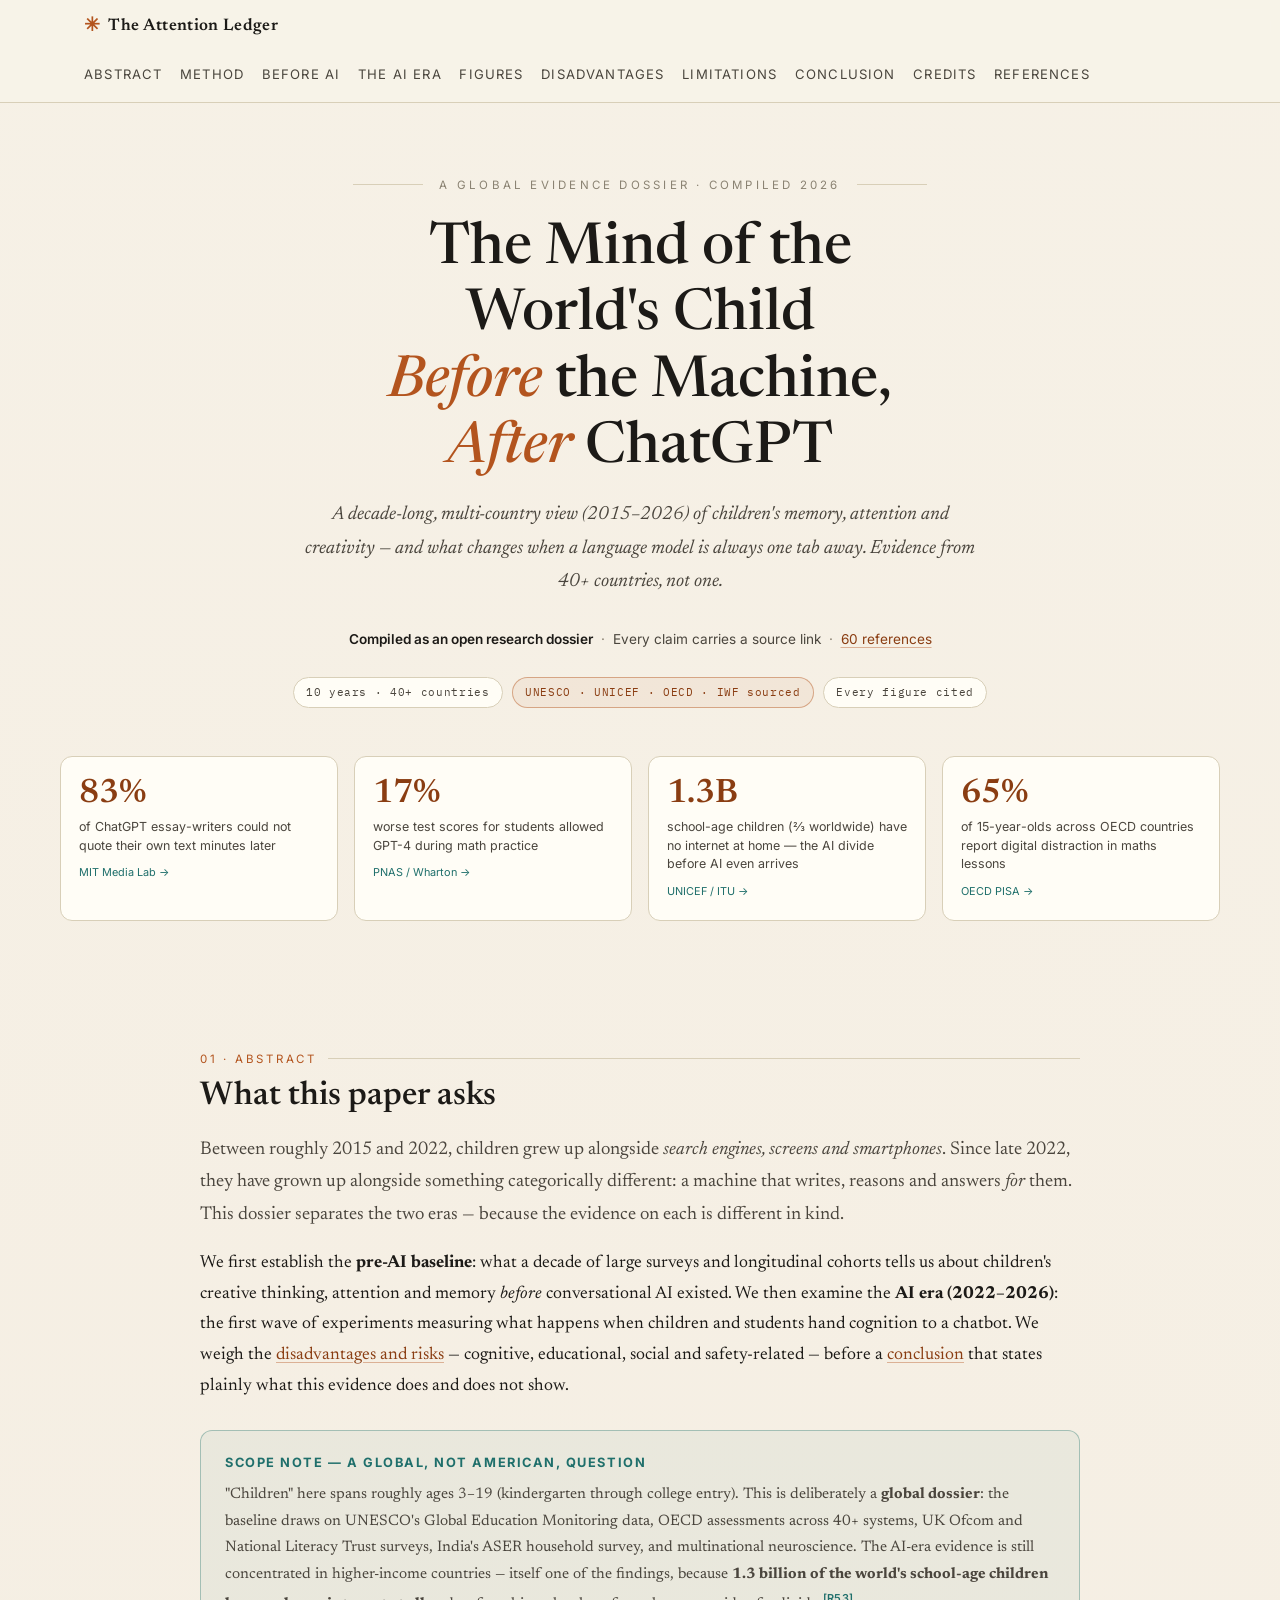
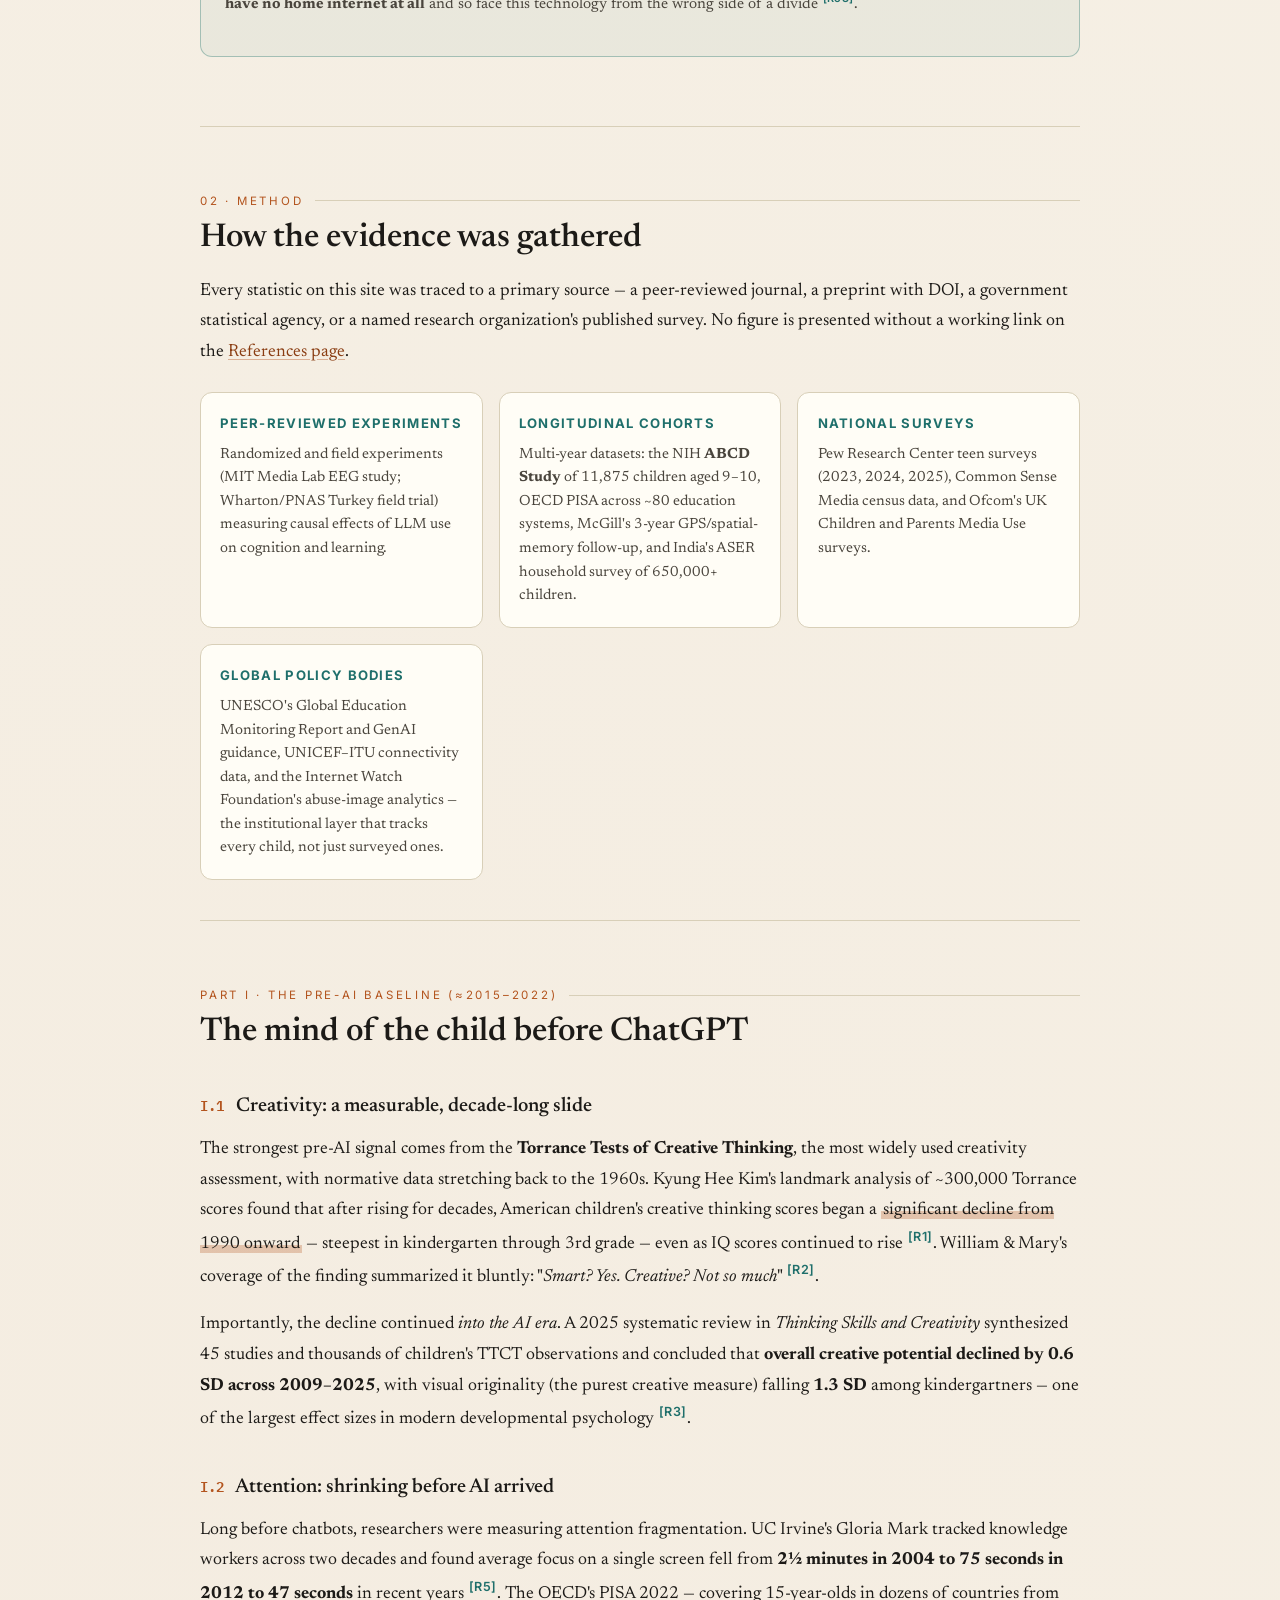
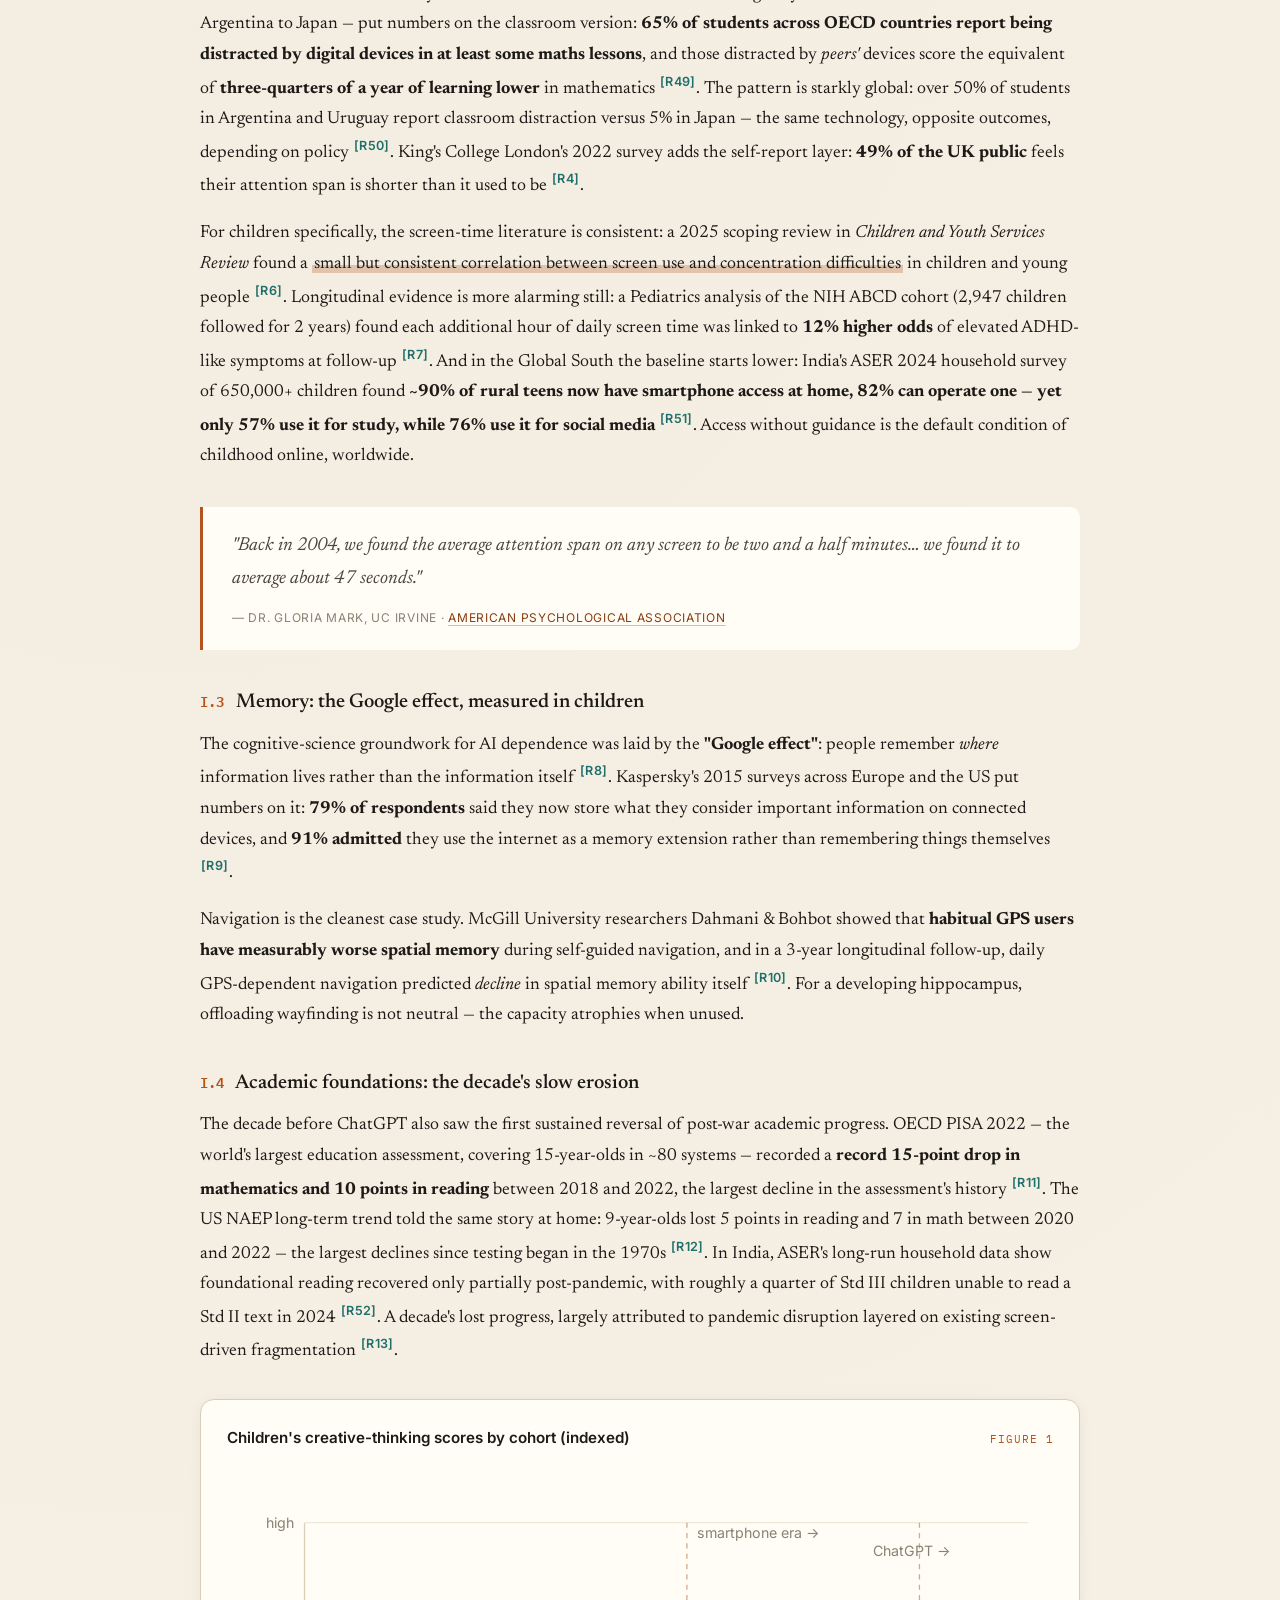
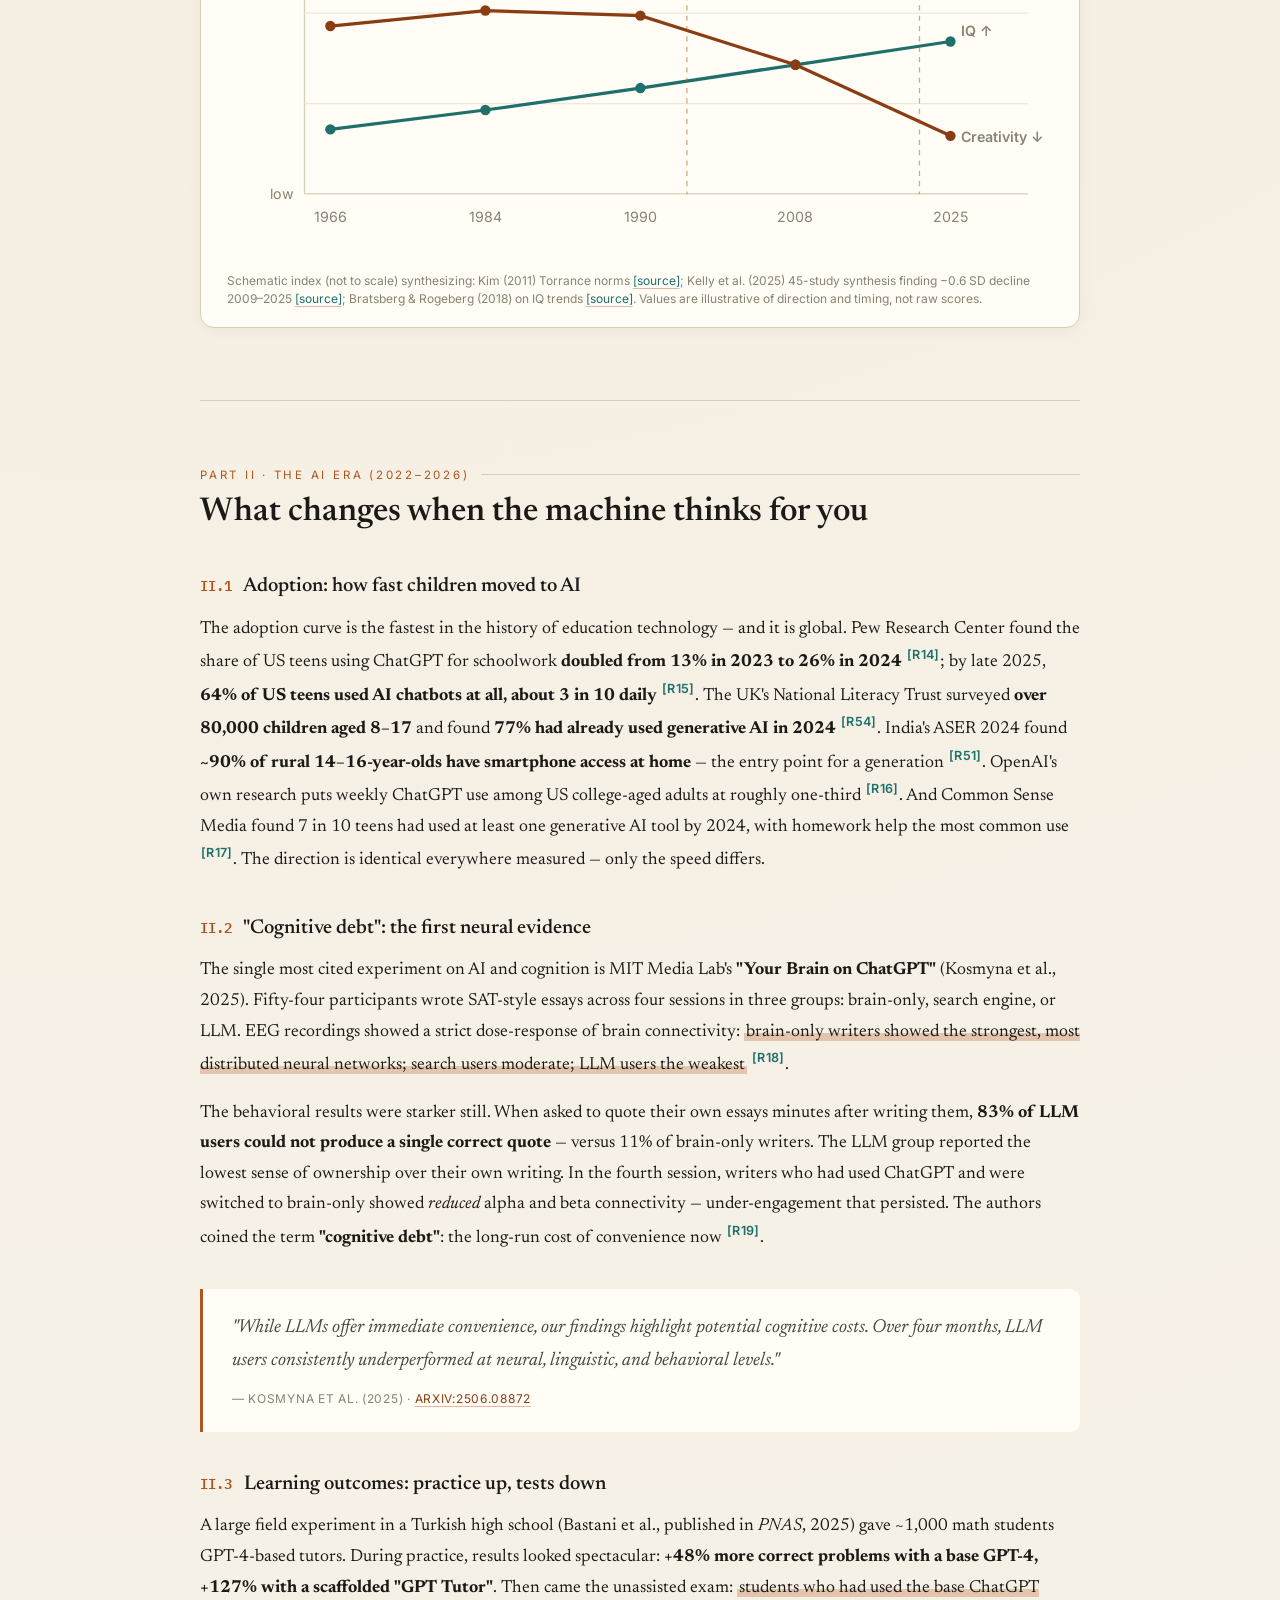
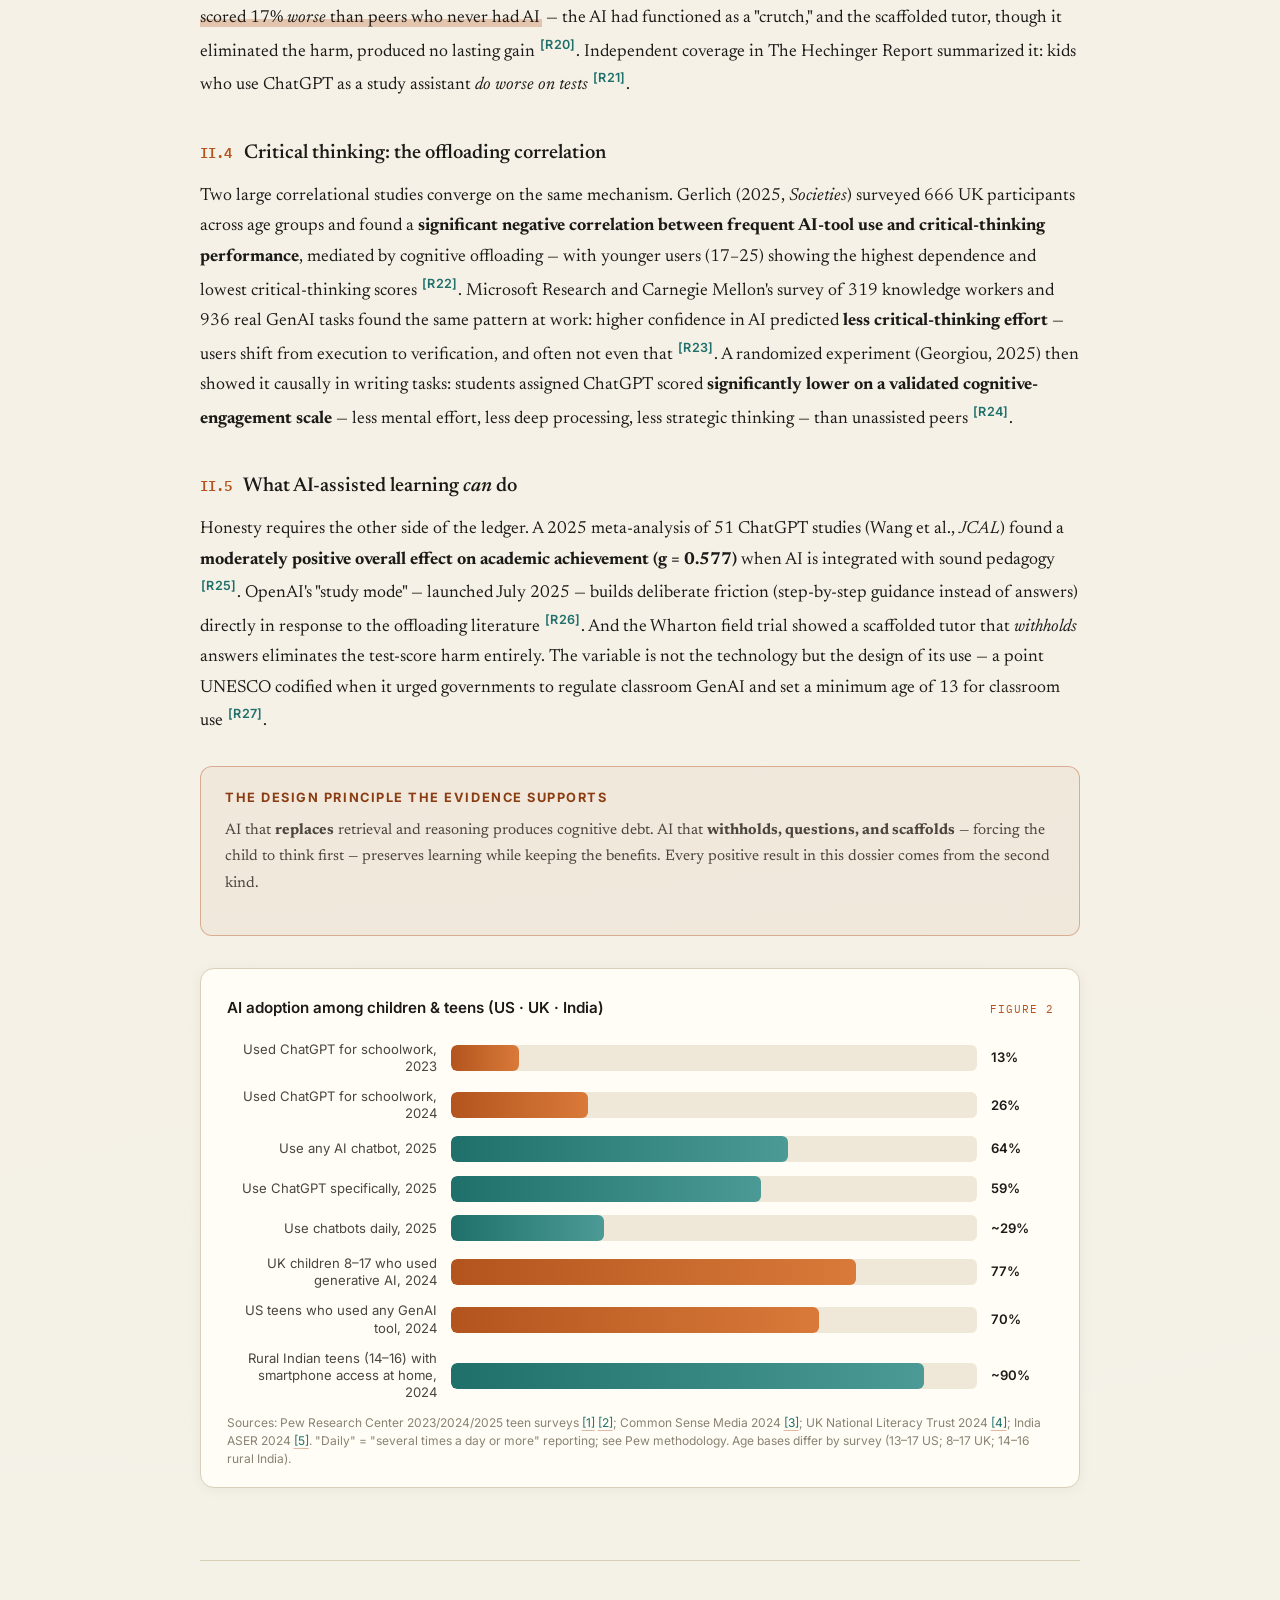
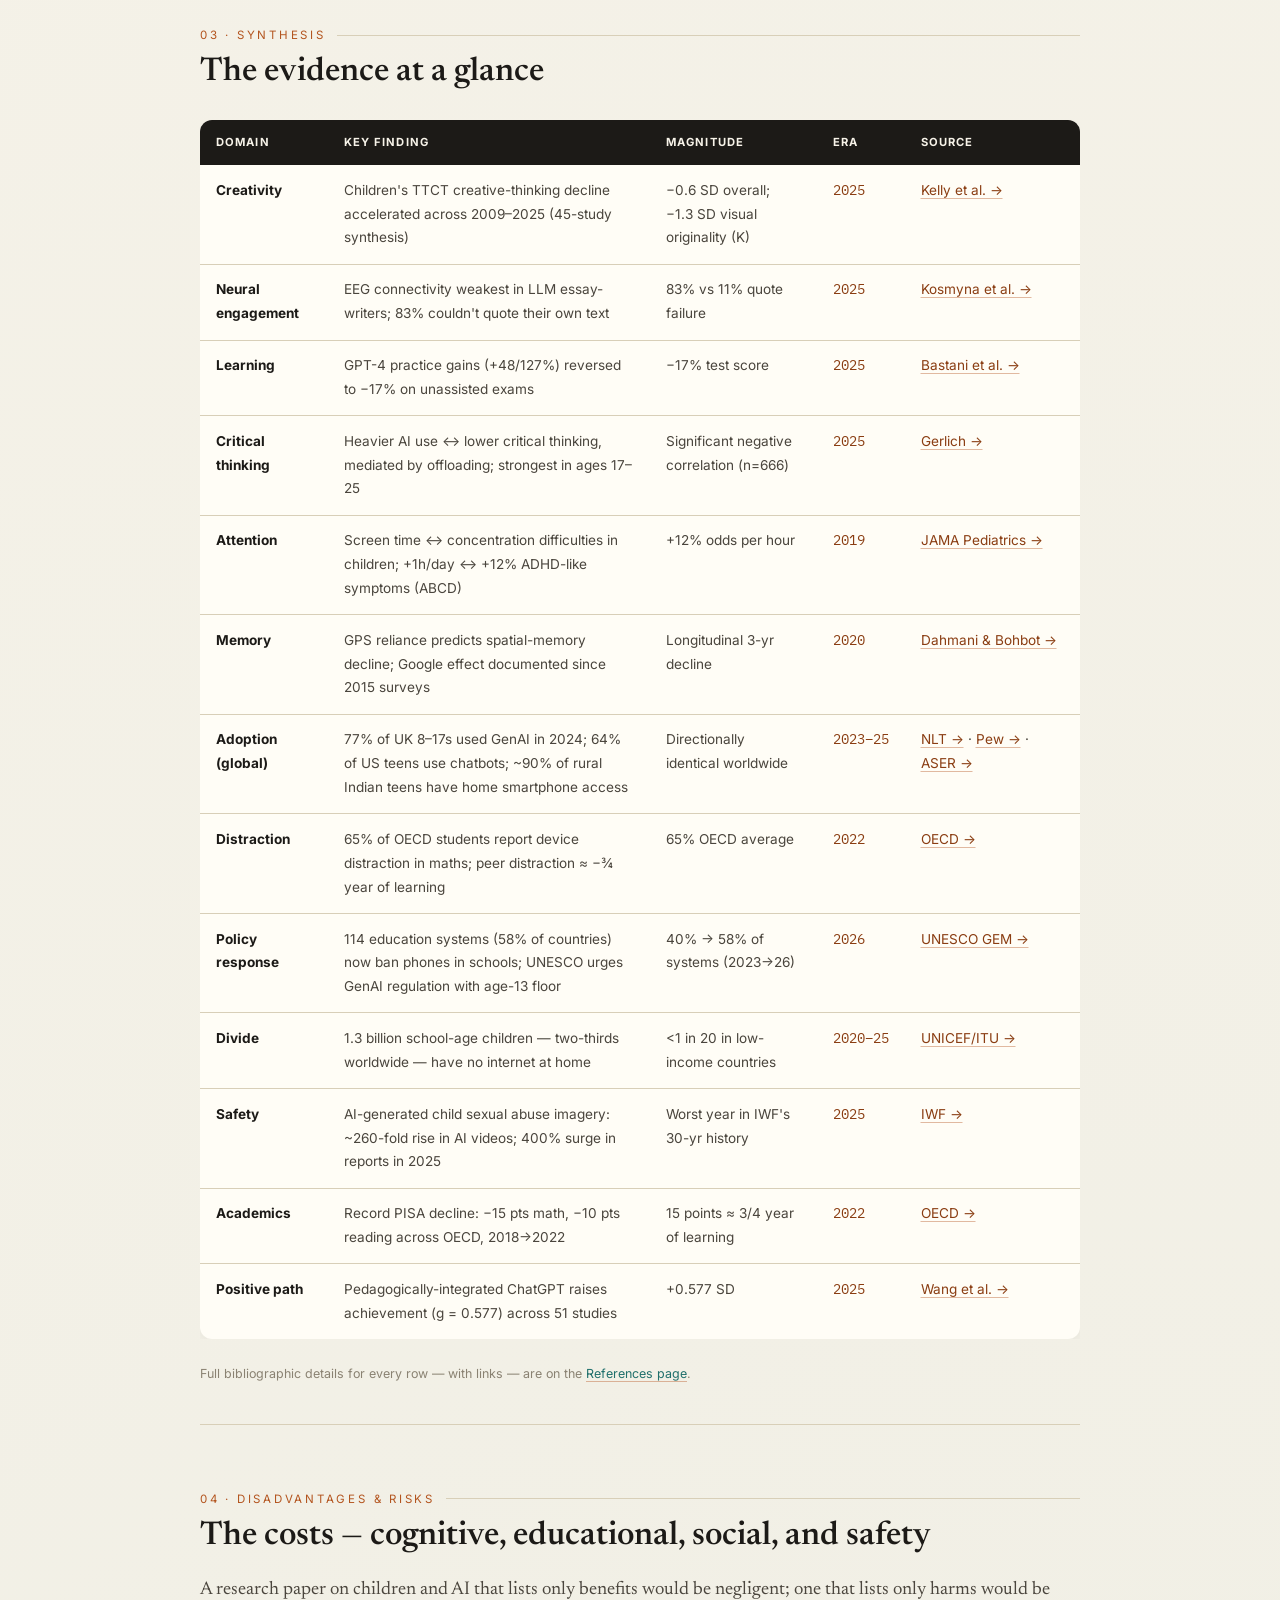
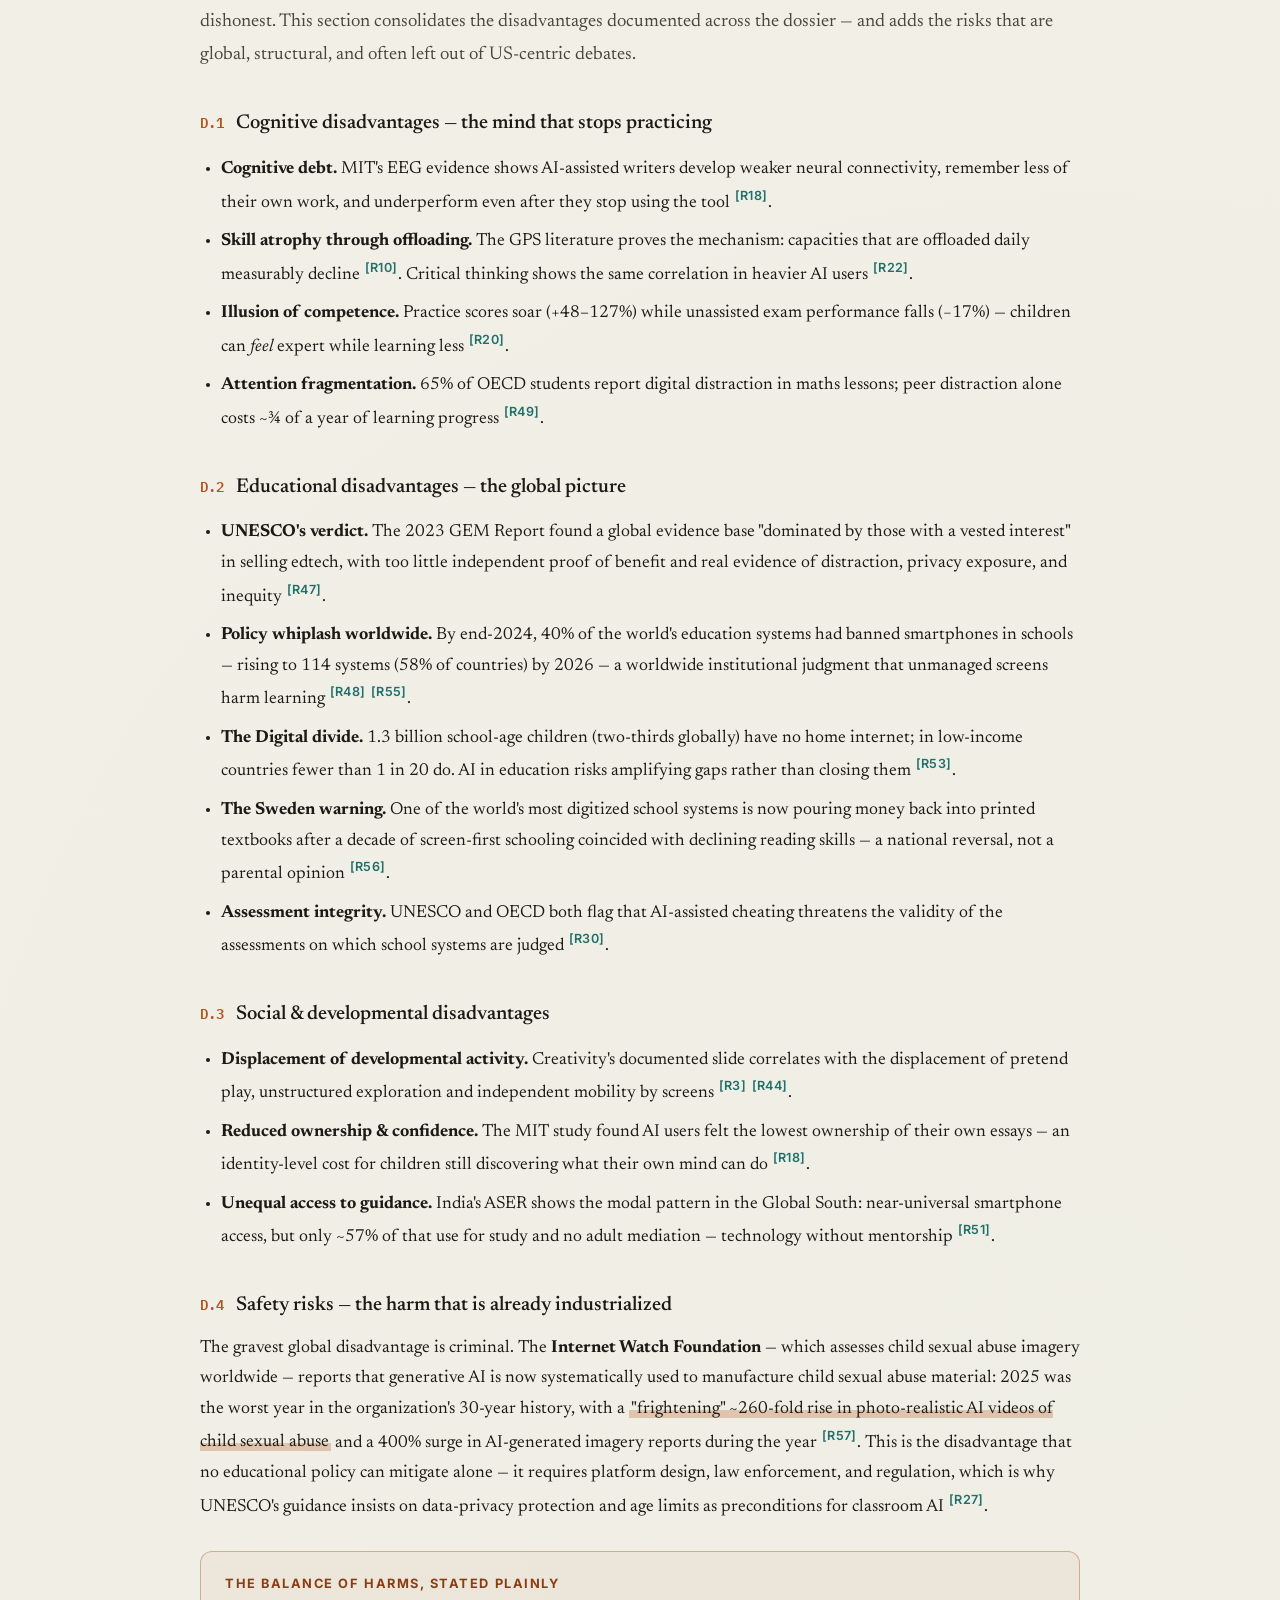
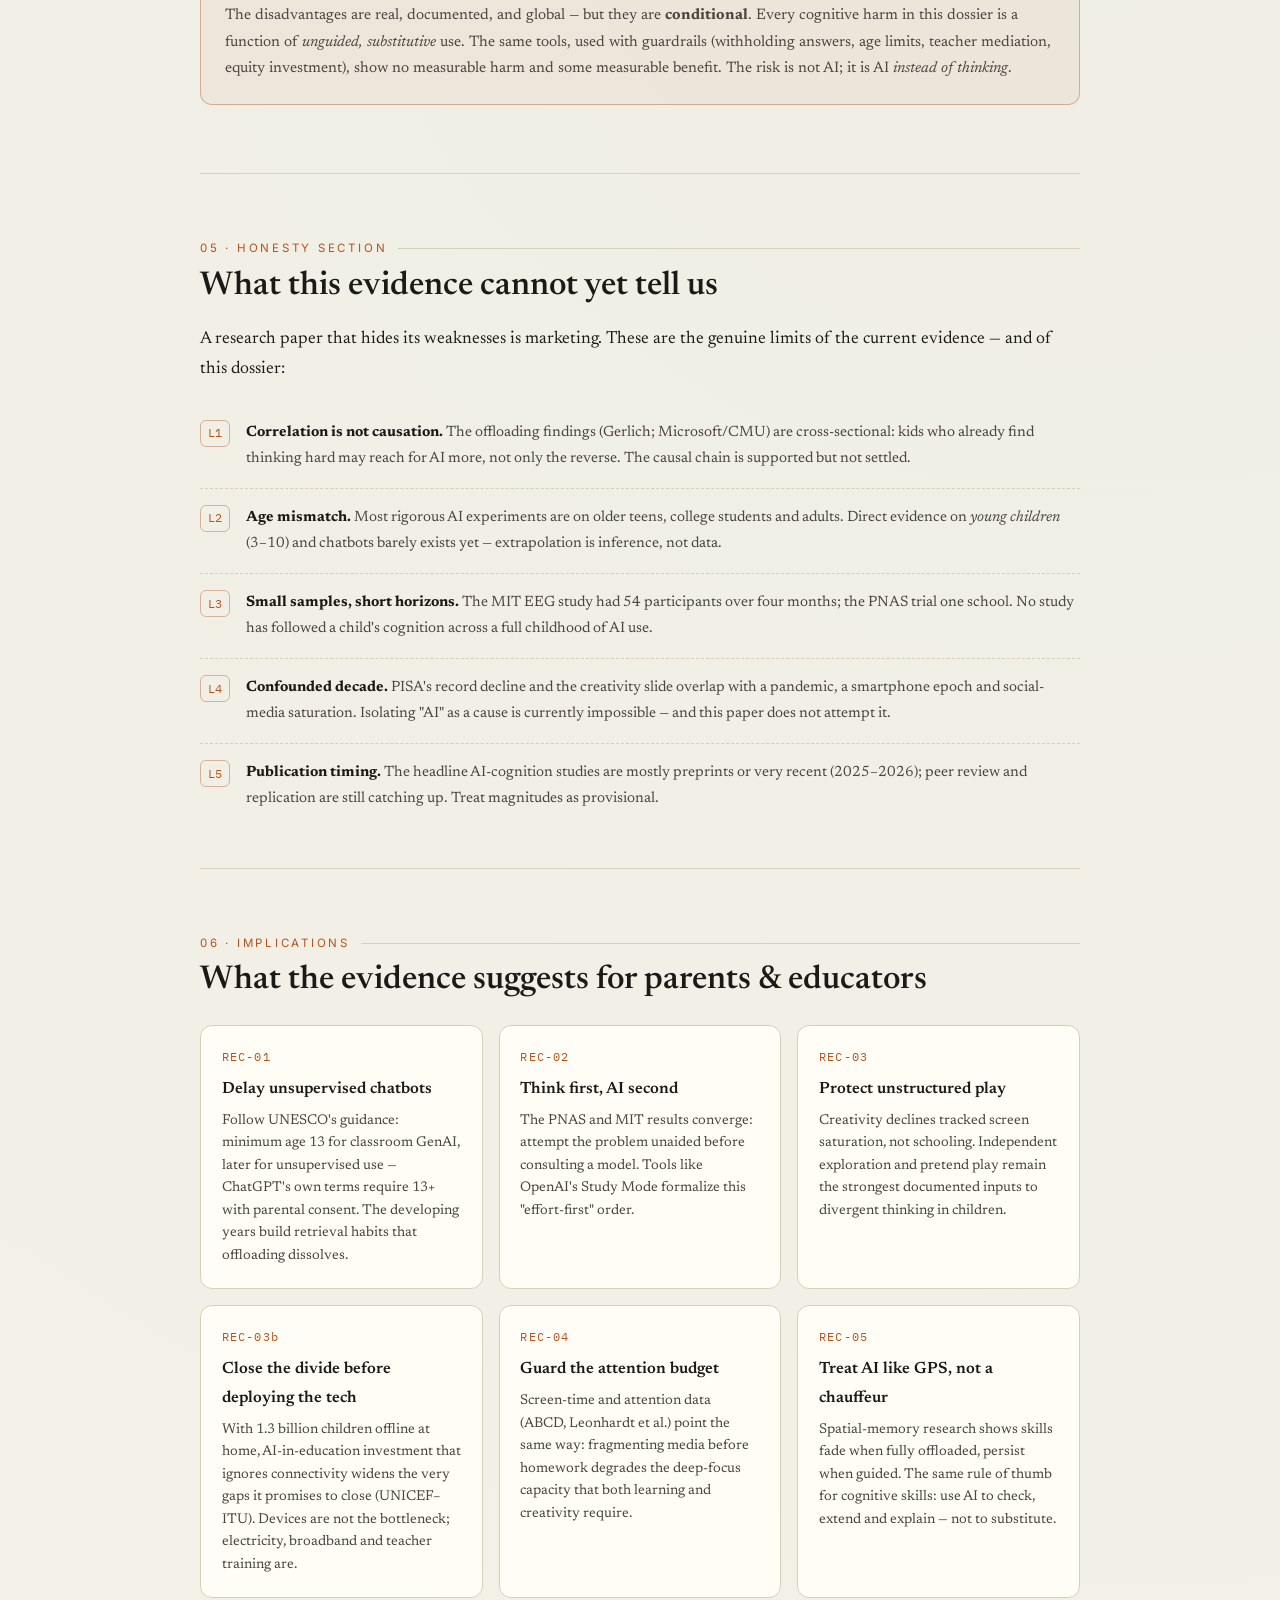
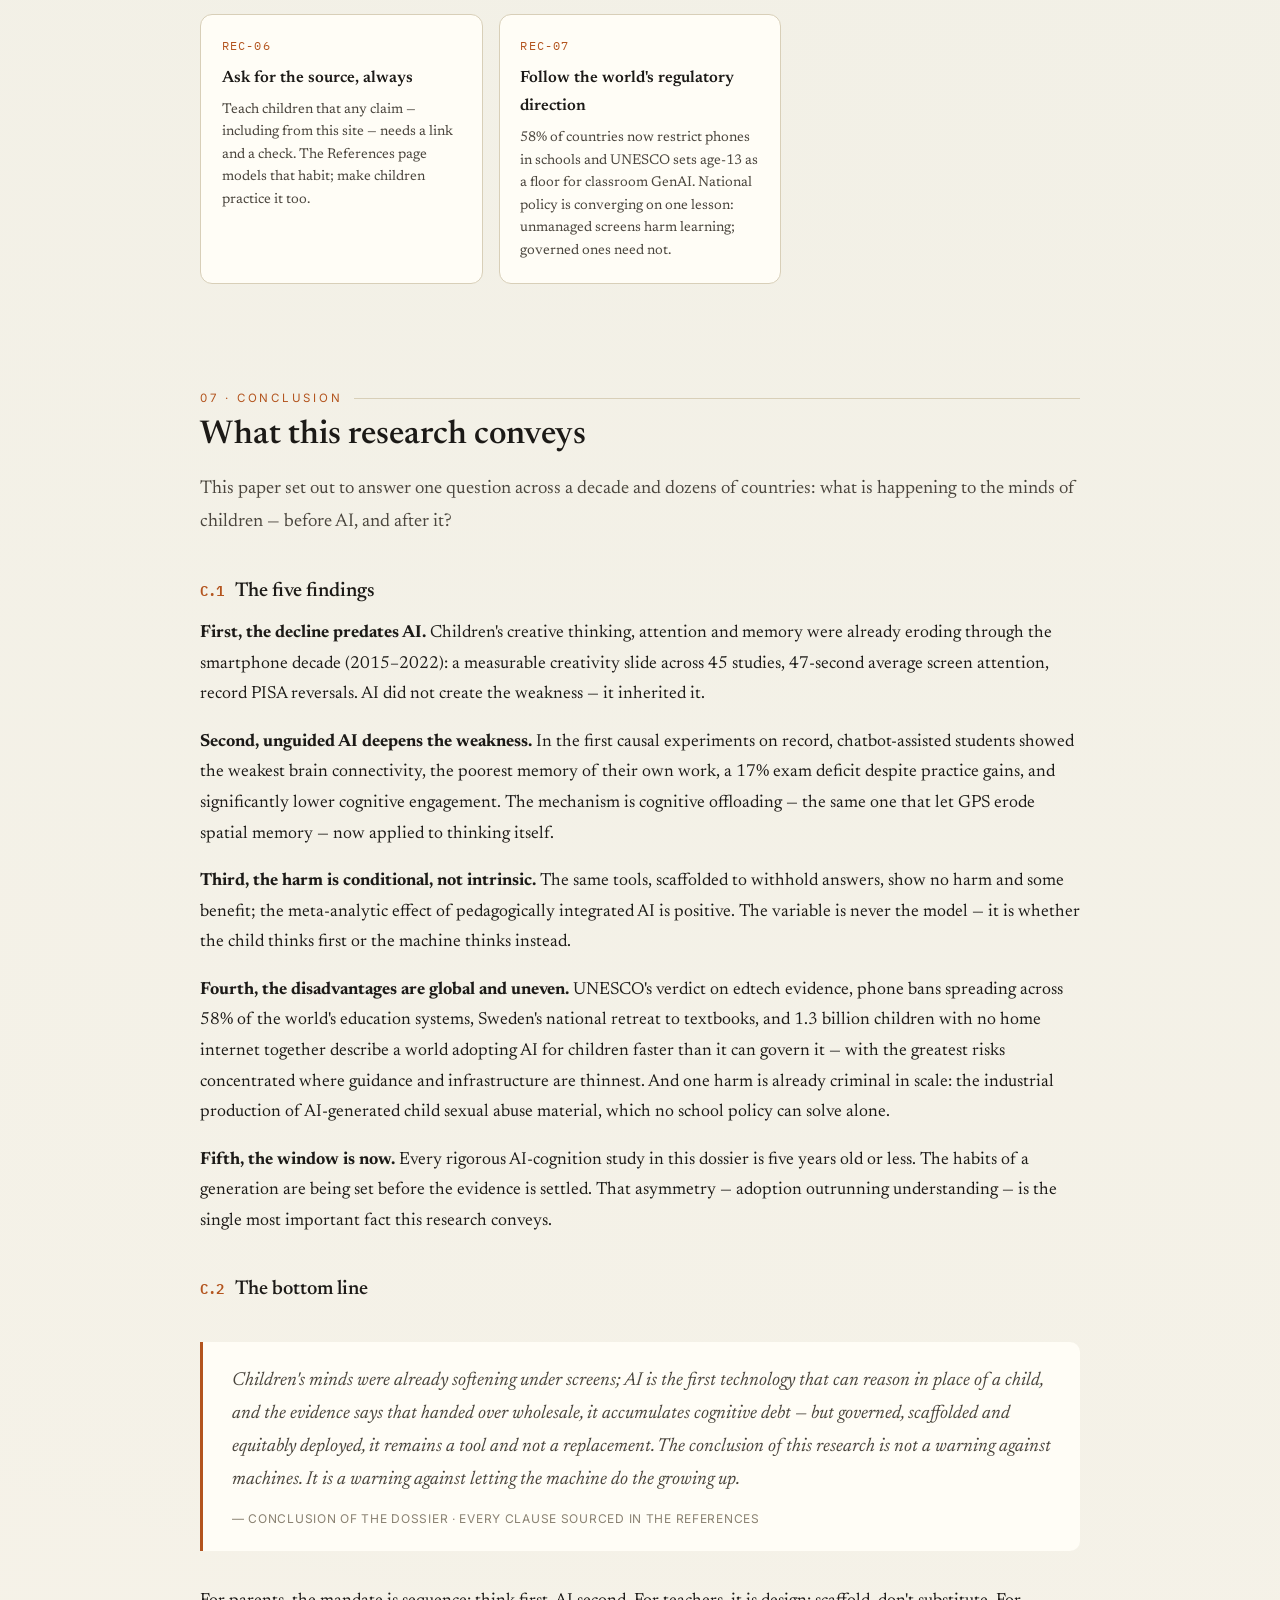
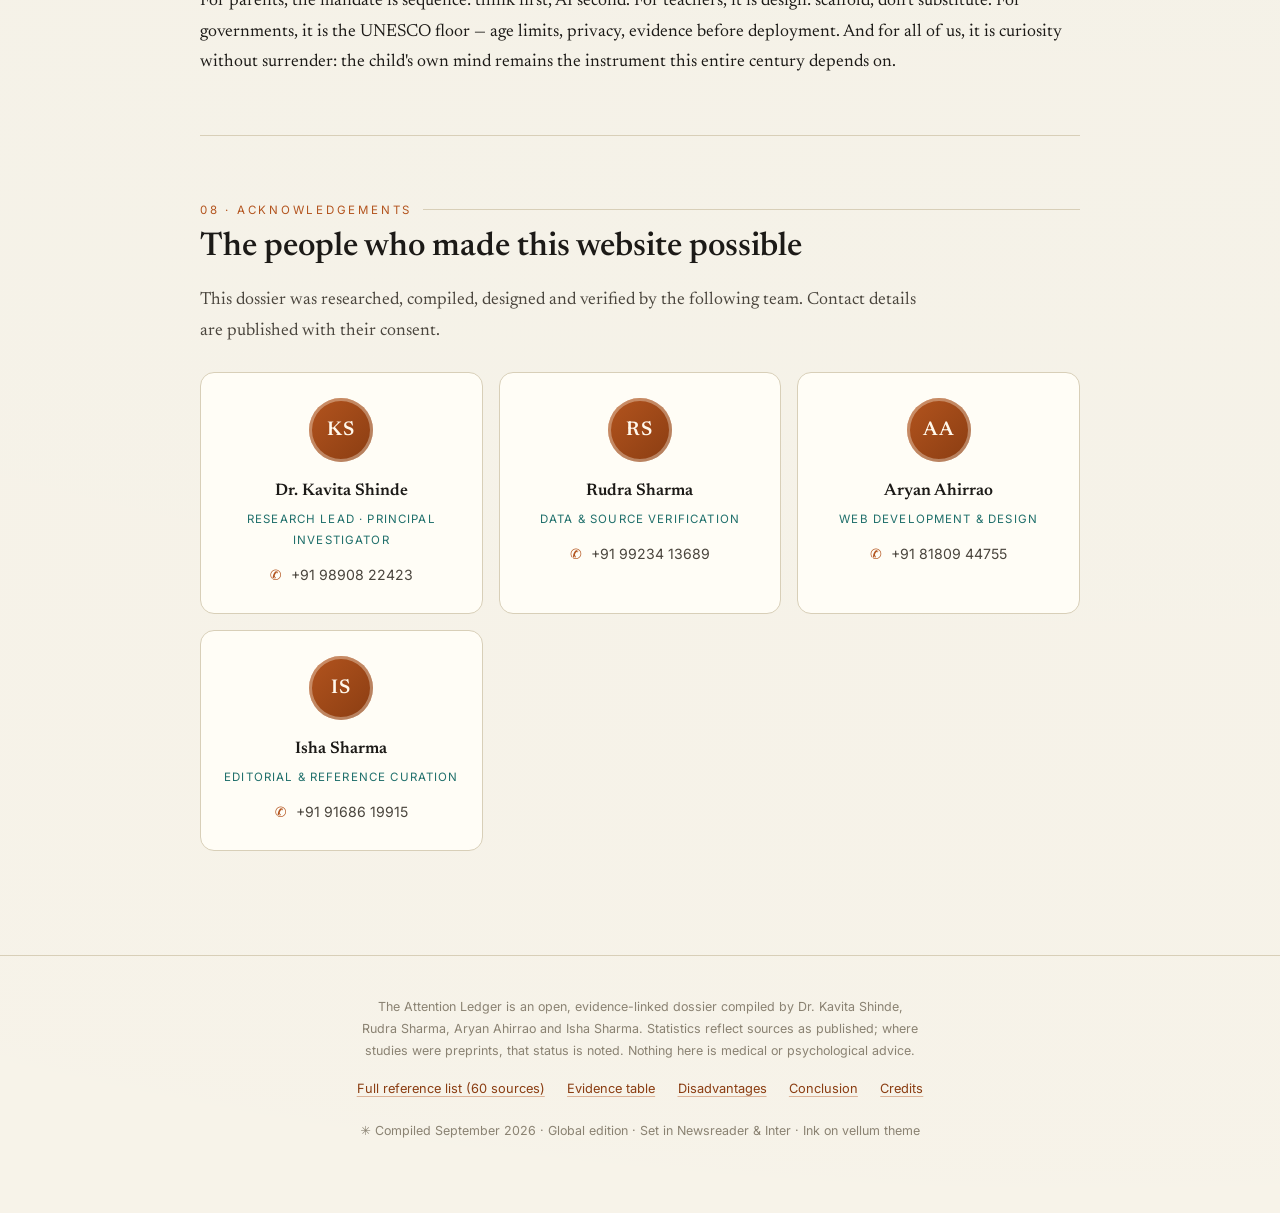
<file: index.html>
<!DOCTYPE html>
<html lang="en">
<head>
  <meta charset="UTF-8" />
  <meta name="viewport" content="width=device-width, initial-scale=1.0" />
  <title>The Attention Ledger — The Mind of the World's Children Before &amp; After AI</title>
  <meta name="description" content="A global research dossier on the effect of AI and ChatGPT on children's minds: pre-AI cognitive baselines, creativity, memory, attention, disadvantages and risks, with full citations from UNESCO, UNICEF, OECD, IWF and more." />
  <link rel="preconnect" href="https://fonts.googleapis.com" />
  <link rel="preconnect" href="https://fonts.gstatic.com" crossorigin />
  <link href="https://fonts.googleapis.com/css2?family=Newsreader:ital,opsz,wght@0,6..72,400;0,6..72,500;0,6..72,600;1,6..72,400;1,6..72,500&family=Inter:wght@400;500;600&family=IBM+Plex+Mono:wght@400;500&display=swap" rel="stylesheet" />
  <link rel="stylesheet" href="styles.css" />
</head>
<body>
  <div id="progress-bar"></div>

  <header class="topbar">
    <div class="topbar-inner">
      <a class="wordmark" href="index.html"><span class="glyph">✳</span> The Attention Ledger</a>
      <nav class="topnav" aria-label="Sections">
        <a href="index.html#abstract">Abstract</a>
        <a href="index.html#method">Method</a>
        <a href="index.html#before-ai">Before AI</a>
        <a href="index.html#ai-era">The AI Era</a>
        <a href="index.html#figures">Figures</a>
        <a href="index.html#risks">Disadvantages</a>
        <a href="index.html#limits">Limitations</a>
        <a href="index.html#conclusion">Conclusion</a>
        <a href="index.html#credits">Credits</a>
        <a href="references.html">References</a>
      </nav>
    </div>
  </header>

  <main>
    <!-- ================= MASTHEAD ================= -->
    <section class="masthead wrap">
      <p class="journal-line">A Global Evidence Dossier · Compiled 2026</p>
      <h1 class="paper-title">The Mind of the World's Child <span class="em">Before</span> the Machine, <span class="em">After</span> ChatGPT</h1>
      <p class="paper-subtitle">A decade-long, multi-country view (2015–2026) of children's memory, attention and creativity — and what changes when a language model is always one tab away. Evidence from 40+ countries, not one.</p>
      <p class="byline">
        <strong>Compiled as an open research dossier</strong><span class="dot">·</span>Every claim carries a source link<span class="dot">·</span><a href="references.html">60 references</a>
      </p>
      <div class="masthead-badges">
        <span class="badge">10 years · 40+ countries</span>
        <span class="badge hot">UNESCO · UNICEF · OECD · IWF sourced</span>
        <span class="badge">Every figure cited</span>
      </div>

      <div class="hero-stats">
        <div class="hstat reveal">
          <div class="num"><span data-count="83" data-suffix="%">0%</span></div>
          <div class="lbl">of ChatGPT essay-writers could not quote their own text minutes later</div>
          <a class="src" href="https://pmc.ncbi.nlm.nih.gov/articles/PMC12723506/" target="_blank" rel="noopener">MIT Media Lab →</a>
        </div>
        <div class="hstat reveal">
          <div class="num"><span data-count="17" data-suffix="%">0%</span></div>
          <div class="lbl">worse test scores for students allowed GPT-4 during math practice</div>
          <a class="src" href="https://hechingerreport.org/kids-chatgpt-worse-on-tests/" target="_blank" rel="noopener">PNAS / Wharton →</a>
        </div>
        <div class="hstat reveal">
          <div class="num"><span data-count="1.3" data-decimals="1" data-suffix="B">0B</span></div>
          <div class="lbl">school-age children (⅔ worldwide) have no internet at home — the AI divide before AI even arrives</div>
          <a class="src" href="https://www.unicef.org/press-releases/two-thirds-worlds-school-age-children-have-no-internet-access-home-new-unicef-itu" target="_blank" rel="noopener">UNICEF / ITU →</a>
        </div>
        <div class="hstat reveal">
          <div class="num"><span data-count="65" data-suffix="%">0%</span></div>
          <div class="lbl">of 15-year-olds across OECD countries report digital distraction in maths lessons</div>
          <a class="src" href="https://www.oecd.org/content/dam/oecd/en/publications/reports/2024/05/students-digital-devices-and-success_621829ff/9e4c0624-en.pdf" target="_blank" rel="noopener">OECD PISA →</a>
        </div>
      </div>
    </section>

    <div class="wrap">
      <!-- ================= ABSTRACT ================= -->
      <section class="section paper-sheet reveal" id="abstract">
        <p class="kicker">01 · Abstract</p>
        <h2 class="section-title">What this paper asks</h2>
        <div class="prose">
          <p class="lead">Between roughly 2015 and 2022, children grew up alongside <em>search engines, screens and smartphones</em>. Since late 2022, they have grown up alongside something categorically different: a machine that writes, reasons and answers <em>for</em> them. This dossier separates the two eras — because the evidence on each is different in kind.</p>
          <p>We first establish the <strong>pre-AI baseline</strong>: what a decade of large surveys and longitudinal cohorts tells us about children's creative thinking, attention and memory <em>before</em> conversational AI existed. We then examine the <strong>AI era (2022–2026)</strong>: the first wave of experiments measuring what happens when children and students hand cognition to a chatbot. We weigh the <a href="#risks">disadvantages and risks</a> — cognitive, educational, social and safety-related — before a <a href="#conclusion">conclusion</a> that states plainly what this evidence does and does not show.</p>
          <div class="callout">
            <h4>Scope note — a global, not American, question</h4>
            <p>"Children" here spans roughly ages 3–19 (kindergarten through college entry). This is deliberately a <strong>global dossier</strong>: the baseline draws on UNESCO's Global Education Monitoring data, OECD assessments across 40+ systems, UK Ofcom and National Literacy Trust surveys, India's ASER household survey, and multinational neuroscience. The AI-era evidence is still concentrated in higher-income countries — itself one of the findings, because <strong>1.3 billion of the world's school-age children have no home internet at all</strong> and so face this technology from the wrong side of a divide <a class="cite" href="https://www.unicef.org/press-releases/two-thirds-worlds-school-age-children-have-no-internet-access-home-new-unicef-itu" target="_blank" rel="noopener" title="UNICEF & ITU">[R53]</a>.</p>
          </div>
        </div>
      </section>

      <!-- ================= METHOD ================= -->
      <section class="section paper-sheet reveal" id="method">
        <p class="kicker">02 · Method</p>
        <h2 class="section-title">How the evidence was gathered</h2>
        <div class="prose">
          <p>Every statistic on this site was traced to a primary source — a peer-reviewed journal, a preprint with DOI, a government statistical agency, or a named research organization's published survey. No figure is presented without a working link on the <a href="references.html">References page</a>.</p>
        </div>
        <div class="method-grid">
          <div class="method-card">
            <h4>Peer-reviewed experiments</h4>
            <p>Randomized and field experiments (MIT Media Lab EEG study; Wharton/PNAS Turkey field trial) measuring causal effects of LLM use on cognition and learning.</p>
          </div>
          <div class="method-card">
            <h4>Longitudinal cohorts</h4>
            <p>Multi-year datasets: the NIH <strong>ABCD Study</strong> of 11,875 children aged 9–10, OECD PISA across ~80 education systems, McGill's 3-year GPS/spatial-memory follow-up, and India's ASER household survey of 650,000+ children.</p>
          </div>
          <div class="method-card">
            <h4>National surveys</h4>
            <p>Pew Research Center teen surveys (2023, 2024, 2025), Common Sense Media census data, and Ofcom's UK Children and Parents Media Use surveys.</p>
          </div>
          <div class="method-card">
            <h4>Global policy bodies</h4>
            <p>UNESCO's Global Education Monitoring Report and GenAI guidance, UNICEF–ITU connectivity data, and the Internet Watch Foundation's abuse-image analytics — the institutional layer that tracks every child, not just surveyed ones.</p>
          </div>
        </div>
      </section>

      <!-- ================= PART I: BEFORE AI ================= -->
      <section class="section paper-sheet reveal" id="before-ai">
        <p class="kicker">Part I · The Pre-AI Baseline (≈2015–2022)</p>
        <h2 class="section-title">The mind of the child before ChatGPT</h2>

        <h3 class="sub-title"><span class="no">I.1</span> Creativity: a measurable, decade-long slide</h3>
        <div class="prose">
          <p>The strongest pre-AI signal comes from the <strong>Torrance Tests of Creative Thinking</strong>, the most widely used creativity assessment, with normative data stretching back to the 1960s. Kyung Hee Kim's landmark analysis of ~300,000 Torrance scores found that after rising for decades, American children's creative thinking scores began a <mark>significant decline from 1990 onward</mark> — steepest in kindergarten through 3rd grade — even as IQ scores continued to rise <a class="cite" href="https://www.tandfonline.com/doi/abs/10.1080/10400419.2011.627805" target="_blank" rel="noopener" title="Kim (2011), Creativity Research Journal">[R1]</a>. William &amp; Mary's coverage of the finding summarized it bluntly: "<em>Smart? Yes. Creative? Not so much</em>" <a class="cite" href="https://www.wm.edu/news/stories/2011/smart-yes-creative-not-so-much.php" target="_blank" rel="noopener" title="William & Mary (2011)">[R2]</a>.</p>
          <p>Importantly, the decline continued <em>into the AI era</em>. A 2025 systematic review in <em>Thinking Skills and Creativity</em> synthesized 45 studies and thousands of children's TTCT observations and concluded that <strong>overall creative potential declined by 0.6 SD across 2009–2025</strong>, with visual originality (the purest creative measure) falling <strong>1.3 SD</strong> among kindergartners — one of the largest effect sizes in modern developmental psychology <a class="cite" href="https://www.sciencedirect.com/science/article/pii/S1041608025000915" target="_blank" rel="noopener" title="Kelly et al. (2025), Thinking Skills and Creativity">[R3]</a>.</p>
        </div>

        <h3 class="sub-title"><span class="no">I.2</span> Attention: shrinking before AI arrived</h3>
        <div class="prose">
          <p>Long before chatbots, researchers were measuring attention fragmentation. UC Irvine's Gloria Mark tracked knowledge workers across two decades and found average focus on a single screen fell from <strong>2½ minutes in 2004 to 75 seconds in 2012 to 47 seconds</strong> in recent years <a class="cite" href="https://www.apa.org/news/podcasts/speaking-of-psychology/attention-spans" target="_blank" rel="noopener" title="Mark, Speaking of Psychology (APA)">[R5]</a>. The OECD's PISA 2022 — covering 15-year-olds in dozens of countries from Argentina to Japan — put numbers on the classroom version: <strong>65% of students across OECD countries report being distracted by digital devices in at least some maths lessons</strong>, and those distracted by <em>peers'</em> devices score the equivalent of <strong>three-quarters of a year of learning lower</strong> in mathematics <a class="cite" href="https://www.oecd.org/content/dam/oecd/en/publications/reports/2024/05/students-digital-devices-and-success_621829ff/9e4c0624-en.pdf" target="_blank" rel="noopener" title="OECD (2024), Students, Digital Devices and Success">[R49]</a>. The pattern is starkly global: over 50% of students in Argentina and Uruguay report classroom distraction versus 5% in Japan — the same technology, opposite outcomes, depending on policy <a class="cite" href="https://profuturo.education/en/observatory/trends/students-and-screens-what-pisa-says/" target="_blank" rel="noopener" title="ProFuturo / OECD — Students and Screens">[R50]</a>. King's College London's 2022 survey adds the self-report layer: <strong>49% of the UK public</strong> feels their attention span is shorter than it used to be <a class="cite" href="https://www.kcl.ac.uk/news/are-attention-spans-really-collapsing-data-shows-uk-public-are-worried-but-also-see-benefits-from-technology" target="_blank" rel="noopener" title="King's College London (2022)">[R4]</a>.</p>
          <p>For children specifically, the screen-time literature is consistent: a 2025 scoping review in <em>Children and Youth Services Review</em> found a <mark>small but consistent correlation between screen use and concentration difficulties</mark> in children and young people <a class="cite" href="https://www.sciencedirect.com/science/article/pii/S0190740925003913" target="_blank" rel="noopener" title="Leonhardt et al. (2025)">[R6]</a>. Longitudinal evidence is more alarming still: a Pediatrics analysis of the NIH ABCD cohort (2,947 children followed for 2 years) found each additional hour of daily screen time was linked to <strong>12% higher odds</strong> of elevated ADHD-like symptoms at follow-up <a class="cite" href="https://jamanetwork.com/journals/jamapediatrics/fullarticle/2751340" target="_blank" rel="noopener" title="Paulus et al. (2019), JAMA Pediatrics">[R7]</a>. And in the Global South the baseline starts lower: India's ASER 2024 household survey of 650,000+ children found <strong>~90% of rural teens now have smartphone access at home, 82% can operate one — yet only 57% use it for study, while 76% use it for social media</strong> <a class="cite" href="https://www.pib.gov.in/PressReleseDetailm.aspx?PRID=2099725&amp;reg=3&amp;lang=1" target="_blank" rel="noopener" title="ASER 2024 via PIB, Govt. of India">[R51]</a>. Access without guidance is the default condition of childhood online, worldwide.</p>
          <div class="pullquote">
            "Back in 2004, we found the average attention span on any screen to be two and a half minutes… we found it to average about 47 seconds."
            <span class="attr">— Dr. Gloria Mark, UC Irvine · <a href="https://www.apa.org/news/podcasts/speaking-of-psychology/attention-spans" target="_blank" rel="noopener">American Psychological Association</a></span>
          </div>
        </div>

        <h3 class="sub-title"><span class="no">I.3</span> Memory: the Google effect, measured in children</h3>
        <div class="prose">
          <p>The cognitive-science groundwork for AI dependence was laid by the <strong>"Google effect"</strong>: people remember <em>where</em> information lives rather than the information itself <a class="cite" href="https://thedecisionlab.com/biases/google-effect" target="_blank" rel="noopener" title="The Decision Lab — Google effect">[R8]</a>. Kaspersky's 2015 surveys across Europe and the US put numbers on it: <strong>79% of respondents</strong> said they now store what they consider important information on connected devices, and <strong>91% admitted</strong> they use the internet as a memory extension rather than remembering things themselves <a class="cite" href="https://usa.kaspersky.com/about/press-releases/americans-face-digital-amnesia-as-connected-devices-are-increasingly-trusted-to-recall-memories" target="_blank" rel="noopener" title="Kaspersky (2015)">[R9]</a>.</p>
          <p>Navigation is the cleanest case study. McGill University researchers Dahmani &amp; Bohbot showed that <strong>habitual GPS users have measurably worse spatial memory</strong> during self-guided navigation, and in a 3-year longitudinal follow-up, daily GPS-dependent navigation predicted <em>decline</em> in spatial memory ability itself <a class="cite" href="https://pmc.ncbi.nlm.nih.gov/articles/PMC7156656/" target="_blank" rel="noopener" title="Dahmani & Bohbot (2020), Nature Communications" >[R10]</a>. For a developing hippocampus, offloading wayfinding is not neutral — the capacity atrophies when unused.</p>
        </div>

        <h3 class="sub-title"><span class="no">I.4</span> Academic foundations: the decade's slow erosion</h3>
        <div class="prose">
          <p>The decade before ChatGPT also saw the first sustained reversal of post-war academic progress. OECD PISA 2022 — the world's largest education assessment, covering 15-year-olds in ~80 systems — recorded a <strong>record 15-point drop in mathematics and 10 points in reading</strong> between 2018 and 2022, the largest decline in the assessment's history <a class="cite" href="https://www.oecd.org/en/publications/pisa-2022-results-volume-i_53f23881-en.html" target="_blank" rel="noopener" title="OECD (2023), PISA 2022 Results Vol. I">[R11]</a>. The US NAEP long-term trend told the same story at home: 9-year-olds lost 5 points in reading and 7 in math between 2020 and 2022 — the largest declines since testing began in the 1970s <a class="cite" href="https://www.nationsreportcard.gov/highlights/ltt/2022/" target="_blank" rel="noopener" title="NAEP (2022)">[R12]</a>. In India, ASER's long-run household data show foundational reading recovered only partially post-pandemic, with roughly a quarter of Std III children unable to read a Std II text in 2024 <a class="cite" href="https://asercentre.org/wp-content/uploads/2022/12/ASER-2024-National-findings.pdf" target="_blank" rel="noopener" title="ASER 2024 National Findings">[R52]</a>. A decade's lost progress, largely attributed to pandemic disruption layered on existing screen-driven fragmentation <a class="cite" href="https://www.oecd.org/en/about/news/press-releases/2023/12/decline-in-educational-performance-only-partly-attributable-to-the-covid-19-pandemic.html" target="_blank" rel="noopener" title="OECD press release (2023)">[R13]</a>.</p>
        </div>

        <!-- Figure 1: TTCT decline line chart -->
        <div class="chart-card reveal" id="fig1">
          <div class="chart-head">
            <h4>Children's creative-thinking scores by cohort (indexed)</h4>
            <span class="figure-no">FIGURE 1</span>
          </div>
          <div class="chart-body line-chart">
            <svg viewBox="0 0 640 300" role="img" aria-label="Line chart showing creative thinking scores declining from 1966 to 2025 while IQ kept rising">
              <!-- grid -->
              <line x1="60" y1="40" x2="60" y2="250" class="axis" />
              <line x1="60" y1="250" x2="620" y2="250" class="axis" />
              <line x1="60" y1="40" x2="620" y2="40" class="gridline" />
              <line x1="60" y1="110" x2="620" y2="110" class="gridline" />
              <line x1="60" y1="180" x2="620" y2="180" class="gridline" />
              <text x="52" y="44" text-anchor="end">high</text>
              <text x="52" y="254" text-anchor="end">low</text>
              <!-- IQ line (teal, gently rising) -->
              <polyline class="plot-teal" points="80,200 200,185 320,168 440,150 560,132" />
              <circle class="pt-teal" cx="80" cy="200" r="4" />
              <circle class="pt-teal" cx="200" cy="185" r="4" />
              <circle class="pt-teal" cx="320" cy="168" r="4" />
              <circle class="pt-teal" cx="440" cy="150" r="4" />
              <circle class="pt-teal" cx="560" cy="132" r="4" />
              <text x="568" y="128" fill="#1f6f6b" font-weight="600">IQ ↑</text>
              <!-- Creativity line (amber, rises then falls) -->
              <polyline class="plot" points="80,120 200,108 320,112 440,150 560,205" />
              <circle class="pt" cx="80" cy="120" r="4" />
              <circle class="pt" cx="200" cy="108" r="4" />
              <circle class="pt" cx="320" cy="112" r="4" />
              <circle class="pt" cx="440" cy="150" r="4" />
              <circle class="pt" cx="560" cy="205" r="4" />
              <text x="568" y="210" fill="#8a3d12" font-weight="600">Creativity ↓</text>
              <!-- x labels -->
              <text x="80" y="272" text-anchor="middle">1966</text>
              <text x="200" y="272" text-anchor="middle">1984</text>
              <text x="320" y="272" text-anchor="middle">1990</text>
              <text x="440" y="272" text-anchor="middle">2008</text>
              <text x="560" y="272" text-anchor="middle">2025</text>
              <!-- era bands -->
              <line x1="356" y1="40" x2="356" y2="250" stroke="#b3541e" stroke-dasharray="4 4" stroke-width="1" opacity="0.5" />
              <text x="364" y="52" fill="#b3541e" font-size="10">smartphone era →</text>
              <line x1="536" y1="40" x2="536" y2="250" stroke="#b3541e" stroke-dasharray="4 4" stroke-width="1" opacity="0.5" />
              <text x="500" y="66" fill="#8a3d12" font-size="10">ChatGPT →</text>
            </svg>
          </div>
          <p class="chart-note">Schematic index (not to scale) synthesizing: Kim (2011) Torrance norms <a href="https://www.tandfonline.com/doi/abs/10.1080/10400419.2011.627805">[source]</a>; Kelly et&nbsp;al. (2025) 45-study synthesis finding −0.6 SD decline 2009–2025 <a href="https://www.sciencedirect.com/science/article/pii/S1041608025000915">[source]</a>; Bratsberg &amp; Rogeberg (2018) on IQ trends <a href="https://pmc.ncbi.nlm.nih.gov/articles/PMC6042097/">[source]</a>. Values are illustrative of direction and timing, not raw scores.</p>
        </div>
      </section>

      <!-- ================= PART II: THE AI ERA ================= -->
      <section class="section paper-sheet reveal" id="ai-era">
        <p class="kicker">Part II · The AI Era (2022–2026)</p>
        <h2 class="section-title">What changes when the machine thinks for you</h2>

        <h3 class="sub-title"><span class="no">II.1</span> Adoption: how fast children moved to AI</h3>
        <div class="prose">
          <p>The adoption curve is the fastest in the history of education technology — and it is global. Pew Research Center found the share of US teens using ChatGPT for schoolwork <strong>doubled from 13% in 2023 to 26% in 2024</strong> <a class="cite" href="https://www.pewresearch.org/short-reads/2025/01/15/about-a-quarter-of-us-teens-have-used-chatgpt-for-schoolwork-double-the-share-in-2023/" target="_blank" rel="noopener" title="Pew (Jan 2025)">[R14]</a>; by late 2025, <strong>64% of US teens used AI chatbots at all, about 3 in 10 daily</strong> <a class="cite" href="https://www.pewresearch.org/internet/2025/12/09/teens-social-media-and-ai-chatbots-2025/" target="_blank" rel="noopener" title="Pew (Dec 2025)">[R15]</a>. The UK's National Literacy Trust surveyed <strong>over 80,000 children aged 8–17</strong> and found <strong>77% had already used generative AI in 2024</strong> <a class="cite" href="https://literacytrust.org.uk/research-services/research-reports/children-young-people-and-teachers-use-of-generative-ai-to-support-literacy-in-2024/" target="_blank" rel="noopener" title="National Literacy Trust (2024)">[R54]</a>. India's ASER 2024 found <strong>~90% of rural 14–16-year-olds have smartphone access at home</strong> — the entry point for a generation <a class="cite" href="https://www.pib.gov.in/PressReleseDetailm.aspx?PRID=2099725&amp;reg=3&amp;lang=1" target="_blank" rel="noopener" title="ASER 2024 via PIB">[R51]</a>. OpenAI's own research puts weekly ChatGPT use among US college-aged adults at roughly one-third <a class="cite" href="https://openai.com/global-affairs/college-students-and-chatgpt/" target="_blank" rel="noopener" title="OpenAI (Feb 2025)">[R16]</a>. And Common Sense Media found 7 in 10 teens had used at least one generative AI tool by 2024, with homework help the most common use <a class="cite" href="https://www.commonsensemedia.org/press-releases/new-report-shows-students-are-embracing-artificial-intelligence-despite-lack-of-parent-awareness-and" target="_blank" rel="noopener" title="Common Sense Media (2024)">[R17]</a>. The direction is identical everywhere measured — only the speed differs.</p>
        </div>

        <h3 class="sub-title"><span class="no">II.2</span> "Cognitive debt": the first neural evidence</h3>
        <div class="prose">
          <p>The single most cited experiment on AI and cognition is MIT Media Lab's <strong>"Your Brain on ChatGPT"</strong> (Kosmyna et&nbsp;al., 2025). Fifty-four participants wrote SAT-style essays across four sessions in three groups: brain-only, search engine, or LLM. EEG recordings showed a strict dose-response of brain connectivity: <mark>brain-only writers showed the strongest, most distributed neural networks; search users moderate; LLM users the weakest</mark> <a class="cite" href="https://arxiv.org/abs/2506.08872" target="_blank" rel="noopener" title="Kosmyna et al. (2025), arXiv:2506.08872">[R18]</a>.</p>
          <p>The behavioral results were starker still. When asked to quote their own essays minutes after writing them, <strong>83% of LLM users could not produce a single correct quote</strong> — versus 11% of brain-only writers. The LLM group reported the lowest sense of ownership over their own writing. In the fourth session, writers who had used ChatGPT and were switched to brain-only showed <em>reduced</em> alpha and beta connectivity — under-engagement that persisted. The authors coined the term <strong>"cognitive debt"</strong>: the long-run cost of convenience now <a class="cite" href="https://www.media.mit.edu/publications/your-brain-on-chatgpt/" target="_blank" rel="noopener" title="MIT Media Lab publication page">[R19]</a>.</p>
          <div class="pullquote">
            "While LLMs offer immediate convenience, our findings highlight potential cognitive costs. Over four months, LLM users consistently underperformed at neural, linguistic, and behavioral levels."
            <span class="attr">— Kosmyna et&nbsp;al. (2025) · <a href="https://arxiv.org/abs/2506.08872" target="_blank" rel="noopener">arXiv:2506.08872</a></span>
          </div>
        </div>

        <h3 class="sub-title"><span class="no">II.3</span> Learning outcomes: practice up, tests down</h3>
        <div class="prose">
          <p>A large field experiment in a Turkish high school (Bastani et&nbsp;al., published in <em>PNAS</em>, 2025) gave ~1,000 math students GPT-4-based tutors. During practice, results looked spectacular: <strong>+48% more correct problems with a base GPT-4, +127% with a scaffolded "GPT Tutor"</strong>. Then came the unassisted exam: <mark>students who had used the base ChatGPT scored 17% <em>worse</em> than peers who never had AI</mark> — the AI had functioned as a "crutch," and the scaffolded tutor, though it eliminated the harm, produced no lasting gain <a class="cite" href="https://www.pnas.org/doi/10.1073/pnas.2422633122" target="_blank" rel="noopener" title="Bastani et al. (2025), PNAS">[R20]</a>. Independent coverage in The Hechinger Report summarized it: kids who use ChatGPT as a study assistant <em>do worse on tests</em> <a class="cite" href="https://hechingerreport.org/kids-chatgpt-worse-on-tests/" target="_blank" rel="noopener" title="Hechinger Report (2024)">[R21]</a>.</p>
        </div>

        <h3 class="sub-title"><span class="no">II.4</span> Critical thinking: the offloading correlation</h3>
        <div class="prose">
          <p>Two large correlational studies converge on the same mechanism. Gerlich (2025, <em>Societies</em>) surveyed 666 UK participants across age groups and found a <strong>significant negative correlation between frequent AI-tool use and critical-thinking performance</strong>, mediated by cognitive offloading — with younger users (17–25) showing the highest dependence and lowest critical-thinking scores <a class="cite" href="https://www.mdpi.com/2075-4698/15/1/6" target="_blank" rel="noopener" title="Gerlich (2025), Societies 15(1):6">[R22]</a>. Microsoft Research and Carnegie Mellon's survey of 319 knowledge workers and 936 real GenAI tasks found the same pattern at work: higher confidence in AI predicted <strong>less critical-thinking effort</strong> — users shift from execution to verification, and often not even that <a class="cite" href="https://www.microsoft.com/en-us/research/wp-content/uploads/2025/01/lee_2025_ai_critical_thinking_survey.pdf" target="_blank" rel="noopener" title="Lee et al. (2025), Microsoft Research / CHI">[R23]</a>. A randomized experiment (Georgiou, 2025) then showed it causally in writing tasks: students assigned ChatGPT scored <strong>significantly lower on a validated cognitive-engagement scale</strong> — less mental effort, less deep processing, less strategic thinking — than unassisted peers <a class="cite" href="https://arxiv.org/abs/2507.00181" target="_blank" rel="noopener" title="Georgiou (2025), arXiv:2507.00181">[R24]</a>.</p>
        </div>

        <h3 class="sub-title"><span class="no">II.5</span> What AI-assisted learning <em>can</em> do</h3>
        <div class="prose">
          <p>Honesty requires the other side of the ledger. A 2025 meta-analysis of 51 ChatGPT studies (Wang et&nbsp;al., <em>JCAL</em>) found a <strong>moderately positive overall effect on academic achievement (g = 0.577)</strong> when AI is integrated with sound pedagogy <a class="cite" href="https://onlinelibrary.wiley.com/doi/10.1111/jcal.70096?af=R" target="_blank" rel="noopener" title="Wang et al. (2025), JCAL">[R25]</a>. OpenAI's "study mode" — launched July 2025 — builds deliberate friction (step-by-step guidance instead of answers) directly in response to the offloading literature <a class="cite" href="https://openai.com/index/chatgpt-study-mode/" target="_blank" rel="noopener" title="OpenAI Study Mode (2025)">[R26]</a>. And the Wharton field trial showed a scaffolded tutor that <em>withholds</em> answers eliminates the test-score harm entirely. The variable is not the technology but the design of its use — a point UNESCO codified when it urged governments to regulate classroom GenAI and set a minimum age of 13 for classroom use <a class="cite" href="https://www.unesco.org/en/articles/unesco-governments-must-quickly-regulate-generative-ai-schools" target="_blank" rel="noopener" title="UNESCO (2023)">[R27]</a>.</p>
          <div class="callout amber">
            <h4>The design principle the evidence supports</h4>
            <p>AI that <strong>replaces</strong> retrieval and reasoning produces cognitive debt. AI that <strong>withholds, questions, and scaffolds</strong> — forcing the child to think first — preserves learning while keeping the benefits. Every positive result in this dossier comes from the second kind.</p>
          </div>
        </div>

        <!-- Figure 2: adoption bars -->
        <div class="chart-card reveal" id="fig2">
          <div class="chart-head">
            <h4>AI adoption among children &amp; teens (US · UK · India)</h4>
            <span class="figure-no">FIGURE 2</span>
          </div>
          <div class="chart-body">
            <div class="bars">
              <div class="bar-row">
                <span class="b-label">Used ChatGPT for schoolwork, 2023</span>
                <div class="b-track"><div class="b-fill" data-w="13"></div></div>
                <span class="b-val">13%</span>
              </div>
              <div class="bar-row">
                <span class="b-label">Used ChatGPT for schoolwork, 2024</span>
                <div class="b-track"><div class="b-fill" data-w="26"></div></div>
                <span class="b-val">26%</span>
              </div>
              <div class="bar-row alt">
                <span class="b-label">Use any AI chatbot, 2025</span>
                <div class="b-track"><div class="b-fill" data-w="64"></div></div>
                <span class="b-val">64%</span>
              </div>
              <div class="bar-row alt">
                <span class="b-label">Use ChatGPT specifically, 2025</span>
                <div class="b-track"><div class="b-fill" data-w="59"></div></div>
                <span class="b-val">59%</span>
              </div>
              <div class="bar-row alt">
                <span class="b-label">Use chatbots daily, 2025</span>
                <div class="b-track"><div class="b-fill" data-w="29"></div></div>
                <span class="b-val">~29%</span>
              </div>
              <div class="bar-row">
                <span class="b-label">UK children 8–17 who used generative AI, 2024</span>
                <div class="b-track"><div class="b-fill" data-w="77"></div></div>
                <span class="b-val">77%</span>
              </div>
              <div class="bar-row">
                <span class="b-label">US teens who used any GenAI tool, 2024</span>
                <div class="b-track"><div class="b-fill" data-w="70"></div></div>
                <span class="b-val">70%</span>
              </div>
              <div class="bar-row alt">
                <span class="b-label">Rural Indian teens (14–16) with smartphone access at home, 2024</span>
                <div class="b-track"><div class="b-fill" data-w="90"></div></div>
                <span class="b-val">~90%</span>
              </div>
            </div>
          </div>
          <p class="chart-note">Sources: Pew Research Center 2023/2024/2025 teen surveys <a href="https://www.pewresearch.org/short-reads/2025/01/15/about-a-quarter-of-us-teens-have-used-chatgpt-for-schoolwork-double-the-share-in-2023/">[1]</a> <a href="https://www.pewresearch.org/internet/2025/12/09/teens-social-media-and-ai-chatbots-2025/">[2]</a>; Common Sense Media 2024 <a href="https://www.commonsensemedia.org/press-releases/new-report-shows-students-are-embracing-artificial-intelligence-despite-lack-of-parent-awareness-and">[3]</a>; UK National Literacy Trust 2024 <a href="https://literacytrust.org.uk/research-services/research-reports/children-young-people-and-teachers-use-of-generative-ai-to-support-literacy-in-2024/">[4]</a>; India ASER 2024 <a href="https://www.pib.gov.in/PressReleseDetailm.aspx?PRID=2099725&reg=3&lang=1">[5]</a>. "Daily" = "several times a day or more" reporting; see Pew methodology. Age bases differ by survey (13–17 US; 8–17 UK; 14–16 rural India).</p>
        </div>
      </section>

      <!-- ================= FIGURES / SUMMARY TABLE ================= -->
      <section class="section paper-sheet reveal" id="figures">
        <p class="kicker">03 · Synthesis</p>
        <h2 class="section-title">The evidence at a glance</h2>

        <div class="tbl-wrap">
          <table class="data">
            <thead>
              <tr>
                <th>Domain</th>
                <th>Key finding</th>
                <th>Magnitude</th>
                <th>Era</th>
                <th>Source</th>
              </tr>
            </thead>
            <tbody>
              <tr>
                <td><strong>Creativity</strong></td>
                <td>Children's TTCT creative-thinking decline accelerated across 2009–2025 (45-study synthesis)</td>
                <td>−0.6 SD overall; −1.3 SD visual originality (K)</td>
                <td class="year">2025</td>
                <td><a href="https://www.sciencedirect.com/science/article/pii/S1041608025000915" target="_blank" rel="noopener">Kelly et&nbsp;al. →</a></td>
              </tr>
              <tr>
                <td><strong>Neural engagement</strong></td>
                <td>EEG connectivity weakest in LLM essay-writers; 83% couldn't quote their own text</td>
                <td>83% vs 11% quote failure</td>
                <td class="year">2025</td>
                <td><a href="https://arxiv.org/abs/2506.08872" target="_blank" rel="noopener">Kosmyna et&nbsp;al. →</a></td>
              </tr>
              <tr>
                <td><strong>Learning</strong></td>
                <td>GPT-4 practice gains (+48/127%) reversed to −17% on unassisted exams</td>
                <td>−17% test score</td>
                <td class="year">2025</td>
                <td><a href="https://www.pnas.org/doi/10.1073/pnas.2422633122" target="_blank" rel="noopener">Bastani et&nbsp;al. →</a></td>
              </tr>
              <tr>
                <td><strong>Critical thinking</strong></td>
                <td>Heavier AI use ↔ lower critical thinking, mediated by offloading; strongest in ages 17–25</td>
                <td>Significant negative correlation (n=666)</td>
                <td class="year">2025</td>
                <td><a href="https://www.mdpi.com/2075-4698/15/1/6" target="_blank" rel="noopener">Gerlich →</a></td>
              </tr>
              <tr>
                <td><strong>Attention</strong></td>
                <td>Screen time ↔ concentration difficulties in children; +1h/day ↔ +12% ADHD-like symptoms (ABCD)</td>
                <td>+12% odds per hour</td>
                <td class="year">2019</td>
                <td><a href="https://jamanetwork.com/journals/jamapediatrics/fullarticle/2751340" target="_blank" rel="noopener">JAMA Pediatrics →</a></td>
              </tr>
              <tr>
                <td><strong>Memory</strong></td>
                <td>GPS reliance predicts spatial-memory decline; Google effect documented since 2015 surveys</td>
                <td>Longitudinal 3-yr decline</td>
                <td class="year">2020</td>
                <td><a href="https://pmc.ncbi.nlm.nih.gov/articles/PMC7156656/" target="_blank" rel="noopener">Dahmani &amp; Bohbot →</a></td>
              </tr>
              <tr>
                <td><strong>Adoption (global)</strong></td>
                <td>77% of UK 8–17s used GenAI in 2024; 64% of US teens use chatbots; ~90% of rural Indian teens have home smartphone access</td>
                <td>Directionally identical worldwide</td>
                <td class="year">2023–25</td>
                <td><a href="https://literacytrust.org.uk/research-services/research-reports/children-young-people-and-teachers-use-of-generative-ai-to-support-literacy-in-2024/" target="_blank" rel="noopener">NLT →</a> · <a href="https://www.pewresearch.org/internet/2025/12/09/teens-social-media-and-ai-chatbots-2025/" target="_blank" rel="noopener">Pew →</a> · <a href="https://www.pib.gov.in/PressReleseDetailm.aspx?PRID=2099725&reg=3&lang=1" target="_blank" rel="noopener">ASER →</a></td>
              </tr>
              <tr>
                <td><strong>Distraction</strong></td>
                <td>65% of OECD students report device distraction in maths; peer distraction ≈ −¾ year of learning</td>
                <td>65% OECD average</td>
                <td class="year">2022</td>
                <td><a href="https://www.oecd.org/content/dam/oecd/en/publications/reports/2024/05/students-digital-devices-and-success_621829ff/9e4c0624-en.pdf" target="_blank" rel="noopener">OECD →</a></td>
              </tr>
              <tr>
                <td><strong>Policy response</strong></td>
                <td>114 education systems (58% of countries) now ban phones in schools; UNESCO urges GenAI regulation with age-13 floor</td>
                <td>40% → 58% of systems (2023→26)</td>
                <td class="year">2026</td>
                <td><a href="https://www.unesco.org/gem-report/en/articles/how-many-countries-have-phone-bans-school" target="_blank" rel="noopener">UNESCO GEM →</a></td>
              </tr>
              <tr>
                <td><strong>Divide</strong></td>
                <td>1.3 billion school-age children — two-thirds worldwide — have no internet at home</td>
                <td>&lt;1 in 20 in low-income countries</td>
                <td class="year">2020–25</td>
                <td><a href="https://www.unicef.org/press-releases/two-thirds-worlds-school-age-children-have-no-internet-access-home-new-unicef-itu" target="_blank" rel="noopener">UNICEF/ITU →</a></td>
              </tr>
              <tr>
                <td><strong>Safety</strong></td>
                <td>AI-generated child sexual abuse imagery: ~260-fold rise in AI videos; 400% surge in reports in 2025</td>
                <td>Worst year in IWF's 30-yr history</td>
                <td class="year">2025</td>
                <td><a href="https://www.iwf.org.uk/about-us/why-we-exist/our-research/how-ai-is-being-abused-to-create-child-sexual-abuse-imagery" target="_blank" rel="noopener">IWF →</a></td>
              </tr>
              <tr>
                <td><strong>Academics</strong></td>
                <td>Record PISA decline: −15 pts math, −10 pts reading across OECD, 2018→2022</td>
                <td>15 points ≈ 3/4 year of learning</td>
                <td class="year">2022</td>
                <td><a href="https://www.oecd.org/en/publications/pisa-2022-results-volume-i_53f23881-en.html" target="_blank" rel="noopener">OECD →</a></td>
              </tr>
              <tr>
                <td><strong>Positive path</strong></td>
                <td>Pedagogically-integrated ChatGPT raises achievement (g = 0.577) across 51 studies</td>
                <td>+0.577 SD</td>
                <td class="year">2025</td>
                <td><a href="https://onlinelibrary.wiley.com/doi/10.1111/jcal.70096?af=R" target="_blank" rel="noopener">Wang et&nbsp;al. →</a></td>
              </tr>
            </tbody>
          </table>
        </div>
        <p class="chart-note" style="font-family: var(--sans); font-size: 0.78rem; color: var(--ink-faint);">
          Full bibliographic details for every row — with links — are on the <a href="references.html">References page</a>.
        </p>
      </section>

      <!-- ================= DISADVANTAGES & RISKS ================= -->
      <section class="section paper-sheet reveal" id="risks">
        <p class="kicker">04 · Disadvantages &amp; Risks</p>
        <h2 class="section-title">The costs — cognitive, educational, social, and safety</h2>
        <div class="prose">
          <p class="lead">A research paper on children and AI that lists only benefits would be negligent; one that lists only harms would be dishonest. This section consolidates the disadvantages documented across the dossier — and adds the risks that are global, structural, and often left out of US-centric debates.</p>
        </div>

        <h3 class="sub-title"><span class="no">D.1</span> Cognitive disadvantages — the mind that stops practicing</h3>
        <div class="prose">
          <ul>
            <li><strong>Cognitive debt.</strong> MIT's EEG evidence shows AI-assisted writers develop weaker neural connectivity, remember less of their own work, and underperform even after they stop using the tool <a class="cite" href="https://arxiv.org/abs/2506.08872" target="_blank" rel="noopener">[R18]</a>.</li>
            <li><strong>Skill atrophy through offloading.</strong> The GPS literature proves the mechanism: capacities that are offloaded daily measurably decline <a class="cite" href="https://pmc.ncbi.nlm.nih.gov/articles/PMC7156656/" target="_blank" rel="noopener">[R10]</a>. Critical thinking shows the same correlation in heavier AI users <a class="cite" href="https://www.mdpi.com/2075-4698/15/1/6" target="_blank" rel="noopener">[R22]</a>.</li>
            <li><strong>Illusion of competence.</strong> Practice scores soar (+48–127%) while unassisted exam performance falls (−17%) — children can <em>feel</em> expert while learning less <a class="cite" href="https://www.pnas.org/doi/10.1073/pnas.2422633122" target="_blank" rel="noopener">[R20]</a>.</li>
            <li><strong>Attention fragmentation.</strong> 65% of OECD students report digital distraction in maths lessons; peer distraction alone costs ~¾ of a year of learning progress <a class="cite" href="https://www.oecd.org/content/dam/oecd/en/publications/reports/2024/05/students-digital-devices-and-success_621829ff/9e4c0624-en.pdf" target="_blank" rel="noopener">[R49]</a>.</li>
          </ul>
        </div>

        <h3 class="sub-title"><span class="no">D.2</span> Educational disadvantages — the global picture</h3>
        <div class="prose">
          <ul>
            <li><strong>UNESCO's verdict.</strong> The 2023 GEM Report found a global evidence base "dominated by those with a vested interest" in selling edtech, with too little independent proof of benefit and real evidence of distraction, privacy exposure, and inequity <a class="cite" href="https://www.unesco.org/gem-report/en/publication/technology" target="_blank" rel="noopener">[R47]</a>.</li>
            <li><strong>Policy whiplash worldwide.</strong> By end-2024, 40% of the world's education systems had banned smartphones in schools — rising to 114 systems (58% of countries) by 2026 — a worldwide institutional judgment that unmanaged screens harm learning <a class="cite" href="https://www.unesco.org/en/articles/smartphones-school-only-when-they-clearly-support-learning" target="_blank" rel="noopener">[R48]</a> <a class="cite" href="https://www.unesco.org/gem-report/en/articles/how-many-countries-have-phone-bans-school" target="_blank" rel="noopener">[R55]</a>.</li>
            <li><strong>The Digital divide.</strong> 1.3 billion school-age children (two-thirds globally) have no home internet; in low-income countries fewer than 1 in 20 do. AI in education risks amplifying gaps rather than closing them <a class="cite" href="https://www.unicef.org/press-releases/two-thirds-worlds-school-age-children-have-no-internet-access-home-new-unicef-itu" target="_blank" rel="noopener">[R53]</a>.</li>
            <li><strong>The Sweden warning.</strong> One of the world's most digitized school systems is now pouring money back into printed textbooks after a decade of screen-first schooling coincided with declining reading skills — a national reversal, not a parental opinion <a class="cite" href="https://www.theguardian.com/world/2023/sep/11/sweden-says-back-to-basics-schooling-works-on-paper" target="_blank" rel="noopener">[R56]</a>.</li>
            <li><strong>Assessment integrity.</strong> UNESCO and OECD both flag that AI-assisted cheating threatens the validity of the assessments on which school systems are judged <a class="cite" href="https://www.pewresearch.org/internet/2026/02/24/how-teens-use-and-view-ai/" target="_blank" rel="noopener">[R30]</a>.</li>
          </ul>
        </div>

        <h3 class="sub-title"><span class="no">D.3</span> Social &amp; developmental disadvantages</h3>
        <div class="prose">
          <ul>
            <li><strong>Displacement of developmental activity.</strong> Creativity's documented slide correlates with the displacement of pretend play, unstructured exploration and independent mobility by screens <a class="cite" href="https://www.sciencedirect.com/science/article/pii/S1041608025000915" target="_blank" rel="noopener">[R3]</a> <a class="cite" href="https://pmc.ncbi.nlm.nih.gov/articles/PMC4278439/" target="_blank" rel="noopener">[R44]</a>.</li>
            <li><strong>Reduced ownership &amp; confidence.</strong> The MIT study found AI users felt the lowest ownership of their own essays — an identity-level cost for children still discovering what their own mind can do <a class="cite" href="https://arxiv.org/abs/2506.08872" target="_blank" rel="noopener">[R18]</a>.</li>
            <li><strong>Unequal access to guidance.</strong> India's ASER shows the modal pattern in the Global South: near-universal smartphone access, but only ~57% of that use for study and no adult mediation — technology without mentorship <a class="cite" href="https://www.pib.gov.in/PressReleseDetailm.aspx?PRID=2099725&amp;reg=3&amp;lang=1" target="_blank" rel="noopener">[R51]</a>.</li>
          </ul>
        </div>

        <h3 class="sub-title"><span class="no">D.4</span> Safety risks — the harm that is already industrialized</h3>
        <div class="prose">
          <p>The gravest global disadvantage is criminal. The <strong>Internet Watch Foundation</strong> — which assesses child sexual abuse imagery worldwide — reports that generative AI is now systematically used to manufacture child sexual abuse material: 2025 was the worst year in the organization's 30-year history, with a <mark>"frightening" ~260-fold rise in photo-realistic AI videos of child sexual abuse</mark> and a 400% surge in AI-generated imagery reports during the year <a class="cite" href="https://www.iwf.org.uk/about-us/why-we-exist/our-research/how-ai-is-being-abused-to-create-child-sexual-abuse-imagery" target="_blank" rel="noopener" title="IWF — How AI is being abused">[R57]</a>. This is the disadvantage that no educational policy can mitigate alone — it requires platform design, law enforcement, and regulation, which is why UNESCO's guidance insists on data-privacy protection and age limits as preconditions for classroom AI <a class="cite" href="https://www.unesco.org/en/articles/unesco-governments-must-quickly-regulate-generative-ai-schools" target="_blank" rel="noopener">[R27]</a>.</p>
        </div>

        <div class="callout amber">
          <h4>The balance of harms, stated plainly</h4>
          <p>The disadvantages are real, documented, and global — but they are <strong>conditional</strong>. Every cognitive harm in this dossier is a function of <em>unguided, substitutive</em> use. The same tools, used with guardrails (withholding answers, age limits, teacher mediation, equity investment), show no measurable harm and some measurable benefit. The risk is not AI; it is AI <em>instead of thinking</em>.</p>
        </div>
      </section>

      <!-- ================= LIMITATIONS ================= -->
      <section class="section paper-sheet reveal" id="limits">
        <p class="kicker">05 · Honesty Section</p>
        <h2 class="section-title">What this evidence cannot yet tell us</h2>
        <div class="prose">
          <p>A research paper that hides its weaknesses is marketing. These are the genuine limits of the current evidence — and of this dossier:</p>
        </div>
        <div class="limit-list">
          <div class="limit-item">
            <p><strong>Correlation is not causation.</strong> The offloading findings (Gerlich; Microsoft/CMU) are cross-sectional: kids who already find thinking hard may reach for AI more, not only the reverse. The causal chain is supported but not settled.</p>
          </div>
          <div class="limit-item">
            <p><strong>Age mismatch.</strong> Most rigorous AI experiments are on older teens, college students and adults. Direct evidence on <em>young children</em> (3–10) and chatbots barely exists yet — extrapolation is inference, not data.</p>
          </div>
          <div class="limit-item">
            <p><strong>Small samples, short horizons.</strong> The MIT EEG study had 54 participants over four months; the PNAS trial one school. No study has followed a child's cognition across a full childhood of AI use.</p>
          </div>
          <div class="limit-item">
            <p><strong>Confounded decade.</strong> PISA's record decline and the creativity slide overlap with a pandemic, a smartphone epoch and social-media saturation. Isolating "AI" as a cause is currently impossible — and this paper does not attempt it.</p>
          </div>
          <div class="limit-item">
            <p><strong>Publication timing.</strong> The headline AI-cognition studies are mostly preprints or very recent (2025–2026); peer review and replication are still catching up. Treat magnitudes as provisional.</p>
          </div>
        </div>
      </section>

      <!-- ================= RECOMMENDATIONS ================= -->
      <section class="section paper-sheet reveal" id="advice">
        <p class="kicker">06 · Implications</p>
        <h2 class="section-title">What the evidence suggests for parents &amp; educators</h2>
        <div class="rec-grid">
          <div class="rec-card">
            <span class="r-no">REC-01</span>
            <h4>Delay unsupervised chatbots</h4>
            <p>Follow UNESCO's guidance: minimum age 13 for classroom GenAI, later for unsupervised use — ChatGPT's own terms require 13+ with parental consent. The developing years build retrieval habits that offloading dissolves.</p>
          </div>
          <div class="rec-card">
            <span class="r-no">REC-02</span>
            <h4>Think first, AI second</h4>
            <p>The PNAS and MIT results converge: attempt the problem unaided before consulting a model. Tools like OpenAI's Study Mode formalize this "effort-first" order.</p>
          </div>
          <div class="rec-card">
            <span class="r-no">REC-03</span>
            <h4>Protect unstructured play</h4>
            <p>Creativity declines tracked screen saturation, not schooling. Independent exploration and pretend play remain the strongest documented inputs to divergent thinking in children.</p>
          </div>
          <div class="rec-card">
            <span class="r-no">REC-03b</span>
            <h4>Close the divide before deploying the tech</h4>
            <p>With 1.3 billion children offline at home, AI-in-education investment that ignores connectivity widens the very gaps it promises to close (UNICEF–ITU). Devices are not the bottleneck; electricity, broadband and teacher training are.</p>
          </div>
          <div class="rec-card">
            <span class="r-no">REC-04</span>
            <h4>Guard the attention budget</h4>
            <p>Screen-time and attention data (ABCD, Leonhardt et&nbsp;al.) point the same way: fragmenting media before homework degrades the deep-focus capacity that both learning and creativity require.</p>
          </div>
          <div class="rec-card">
            <span class="r-no">REC-05</span>
            <h4>Treat AI like GPS, not a chauffeur</h4>
            <p>Spatial-memory research shows skills fade when fully offloaded, persist when guided. The same rule of thumb for cognitive skills: use AI to check, extend and explain — not to substitute.</p>
          </div>
          <div class="rec-card">
            <span class="r-no">REC-06</span>
            <h4>Ask for the source, always</h4>
            <p>Teach children that any claim — including from this site — needs a link and a check. The References page models that habit; make children practice it too.</p>
          </div>
          <div class="rec-card">
            <span class="r-no">REC-07</span>
            <h4>Follow the world's regulatory direction</h4>
            <p>58% of countries now restrict phones in schools and UNESCO sets age-13 as a floor for classroom GenAI. National policy is converging on one lesson: unmanaged screens harm learning; governed ones need not.</p>
          </div>
        </div>
      </section>
    </div>

    <div class="wrap">
      <!-- ================= CONCLUSION ================= -->
      <section class="section paper-sheet reveal" id="conclusion">
        <p class="kicker">07 · Conclusion</p>
        <h2 class="section-title">What this research conveys</h2>
        <div class="prose">
          <p class="lead">This paper set out to answer one question across a decade and dozens of countries: what is happening to the minds of children — before AI, and after it?</p>

          <h3 class="sub-title"><span class="no">C.1</span> The five findings</h3>
          <p><strong>First, the decline predates AI.</strong> Children's creative thinking, attention and memory were already eroding through the smartphone decade (2015–2022): a measurable creativity slide across 45 studies, 47-second average screen attention, record PISA reversals. AI did not create the weakness — it inherited it.</p>
          <p><strong>Second, unguided AI deepens the weakness.</strong> In the first causal experiments on record, chatbot-assisted students showed the weakest brain connectivity, the poorest memory of their own work, a 17% exam deficit despite practice gains, and significantly lower cognitive engagement. The mechanism is cognitive offloading — the same one that let GPS erode spatial memory — now applied to thinking itself.</p>
          <p><strong>Third, the harm is conditional, not intrinsic.</strong> The same tools, scaffolded to withhold answers, show no harm and some benefit; the meta-analytic effect of pedagogically integrated AI is positive. The variable is never the model — it is whether the child thinks first or the machine thinks instead.</p>
          <p><strong>Fourth, the disadvantages are global and uneven.</strong> UNESCO's verdict on edtech evidence, phone bans spreading across 58% of the world's education systems, Sweden's national retreat to textbooks, and 1.3 billion children with no home internet together describe a world adopting AI for children faster than it can govern it — with the greatest risks concentrated where guidance and infrastructure are thinnest. And one harm is already criminal in scale: the industrial production of AI-generated child sexual abuse material, which no school policy can solve alone.</p>
          <p><strong>Fifth, the window is now.</strong> Every rigorous AI-cognition study in this dossier is five years old or less. The habits of a generation are being set before the evidence is settled. That asymmetry — adoption outrunning understanding — is the single most important fact this research conveys.</p>

          <h3 class="sub-title"><span class="no">C.2</span> The bottom line</h3>
          <div class="pullquote">
            Children's minds were already softening under screens; AI is the first technology that can reason <em>in place of</em> a child, and the evidence says that handed over wholesale, it accumulates cognitive debt — but governed, scaffolded and equitably deployed, it remains a tool and not a replacement. The conclusion of this research is not a warning against machines. It is a warning against letting the machine do the growing up.
            <span class="attr">— Conclusion of the dossier · every clause sourced in the References</span>
          </div>
          <p>For parents, the mandate is sequence: think first, AI second. For teachers, it is design: scaffold, don't substitute. For governments, it is the UNESCO floor — age limits, privacy, evidence before deployment. And for all of us, it is curiosity without surrender: the child's own mind remains the instrument this entire century depends on.</p>
        </div>
      </section>

      <!-- ================= CREDITS ================= -->
      <section class="section paper-sheet reveal" id="credits">
        <p class="kicker">08 · Acknowledgements</p>
        <h2 class="section-title">The people who made this website possible</h2>
        <p style="color: var(--ink-soft); max-width: 72ch; margin-bottom: 1.6rem;">This dossier was researched, compiled, designed and verified by the following team. Contact details are published with their consent.</p>
        <div class="team-grid">
          <div class="team-card">
            <div class="t-avatar">KS</div>
            <h4>Dr. Kavita Shinde</h4>
            <p class="t-role">Research Lead · Principal Investigator</p>
            <p class="t-contact"><span class="t-ico">✆</span> <a href="tel:+919890822423">+91 98908 22423</a></p>
          </div>
          <div class="team-card">
            <div class="t-avatar">RS</div>
            <h4>Rudra Sharma</h4>
            <p class="t-role">Data &amp; Source Verification</p>
            <p class="t-contact"><span class="t-ico">✆</span> <a href="tel:+919923413689">+91 99234 13689</a></p>
          </div>
          <div class="team-card">
            <div class="t-avatar">AA</div>
            <h4>Aryan Ahirrao</h4>
            <p class="t-role">Web Development &amp; Design</p>
            <p class="t-contact"><span class="t-ico">✆</span> <a href="tel:+918180944755">+91 81809 44755</a></p>
          </div>
          <div class="team-card">
            <div class="t-avatar">IS</div>
            <h4>Isha Sharma</h4>
            <p class="t-role">Editorial &amp; Reference Curation</p>
            <p class="t-contact"><span class="t-ico">✆</span> <a href="tel:+919168619915">+91 91686 19915</a></p>
          </div>
        </div>
      </section>
    </div>

    <footer class="paper-footer">
      <div class="wrap">
        <p class="foot-note">The Attention Ledger is an open, evidence-linked dossier compiled by Dr. Kavita Shinde, Rudra Sharma, Aryan Ahirrao and Isha Sharma. Statistics reflect sources as published; where studies were preprints, that status is noted. Nothing here is medical or psychological advice.</p>
        <div class="foot-links">
          <a href="references.html">Full reference list (60 sources)</a>
          <a href="index.html#figures">Evidence table</a>
          <a href="index.html#risks">Disadvantages</a>
          <a href="index.html#conclusion">Conclusion</a>
          <a href="index.html#credits">Credits</a>
        </div>
        <p class="foot-note" style="margin-top: 1.2rem;">✳ Compiled September 2026 · Global edition · Set in Newsreader &amp; Inter · Ink on vellum theme</p>
      </div>
    </footer>
  </main>

  <script src="script.js"></script>
</body>
</html>
</file>
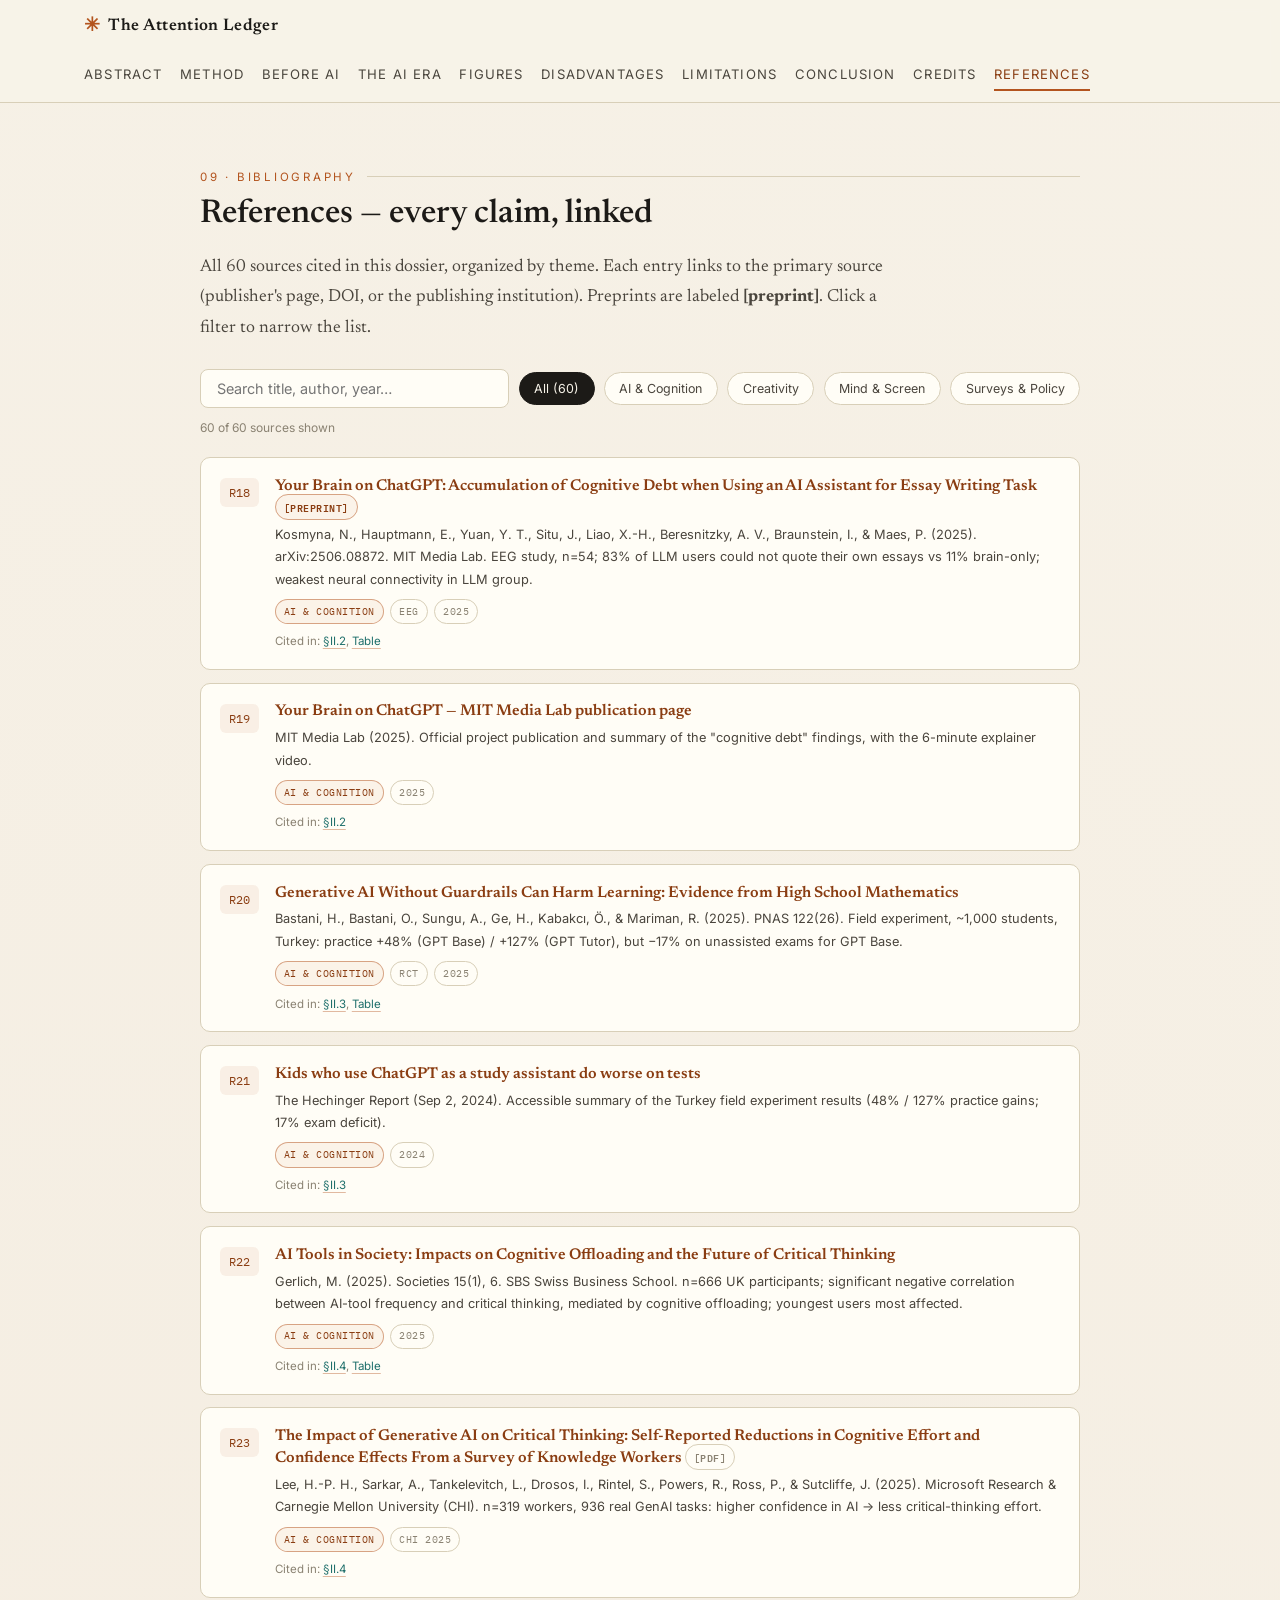
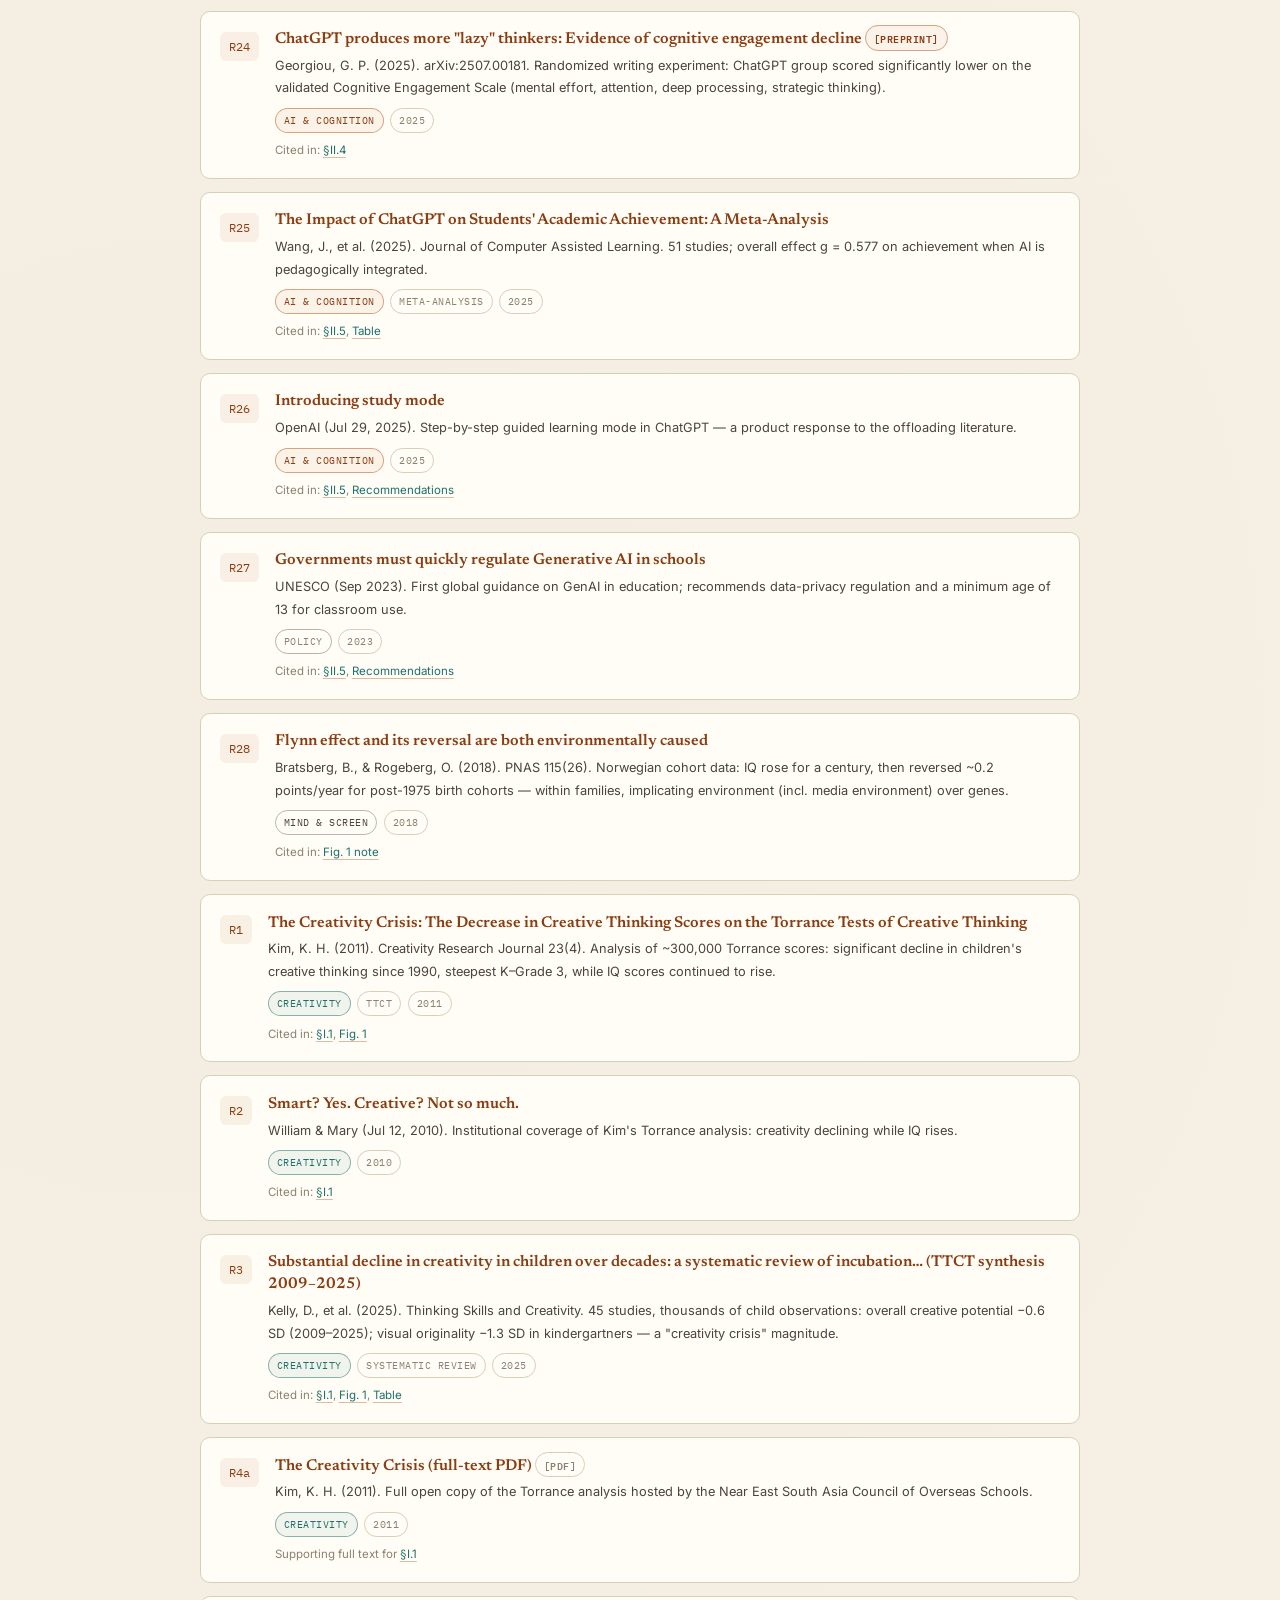
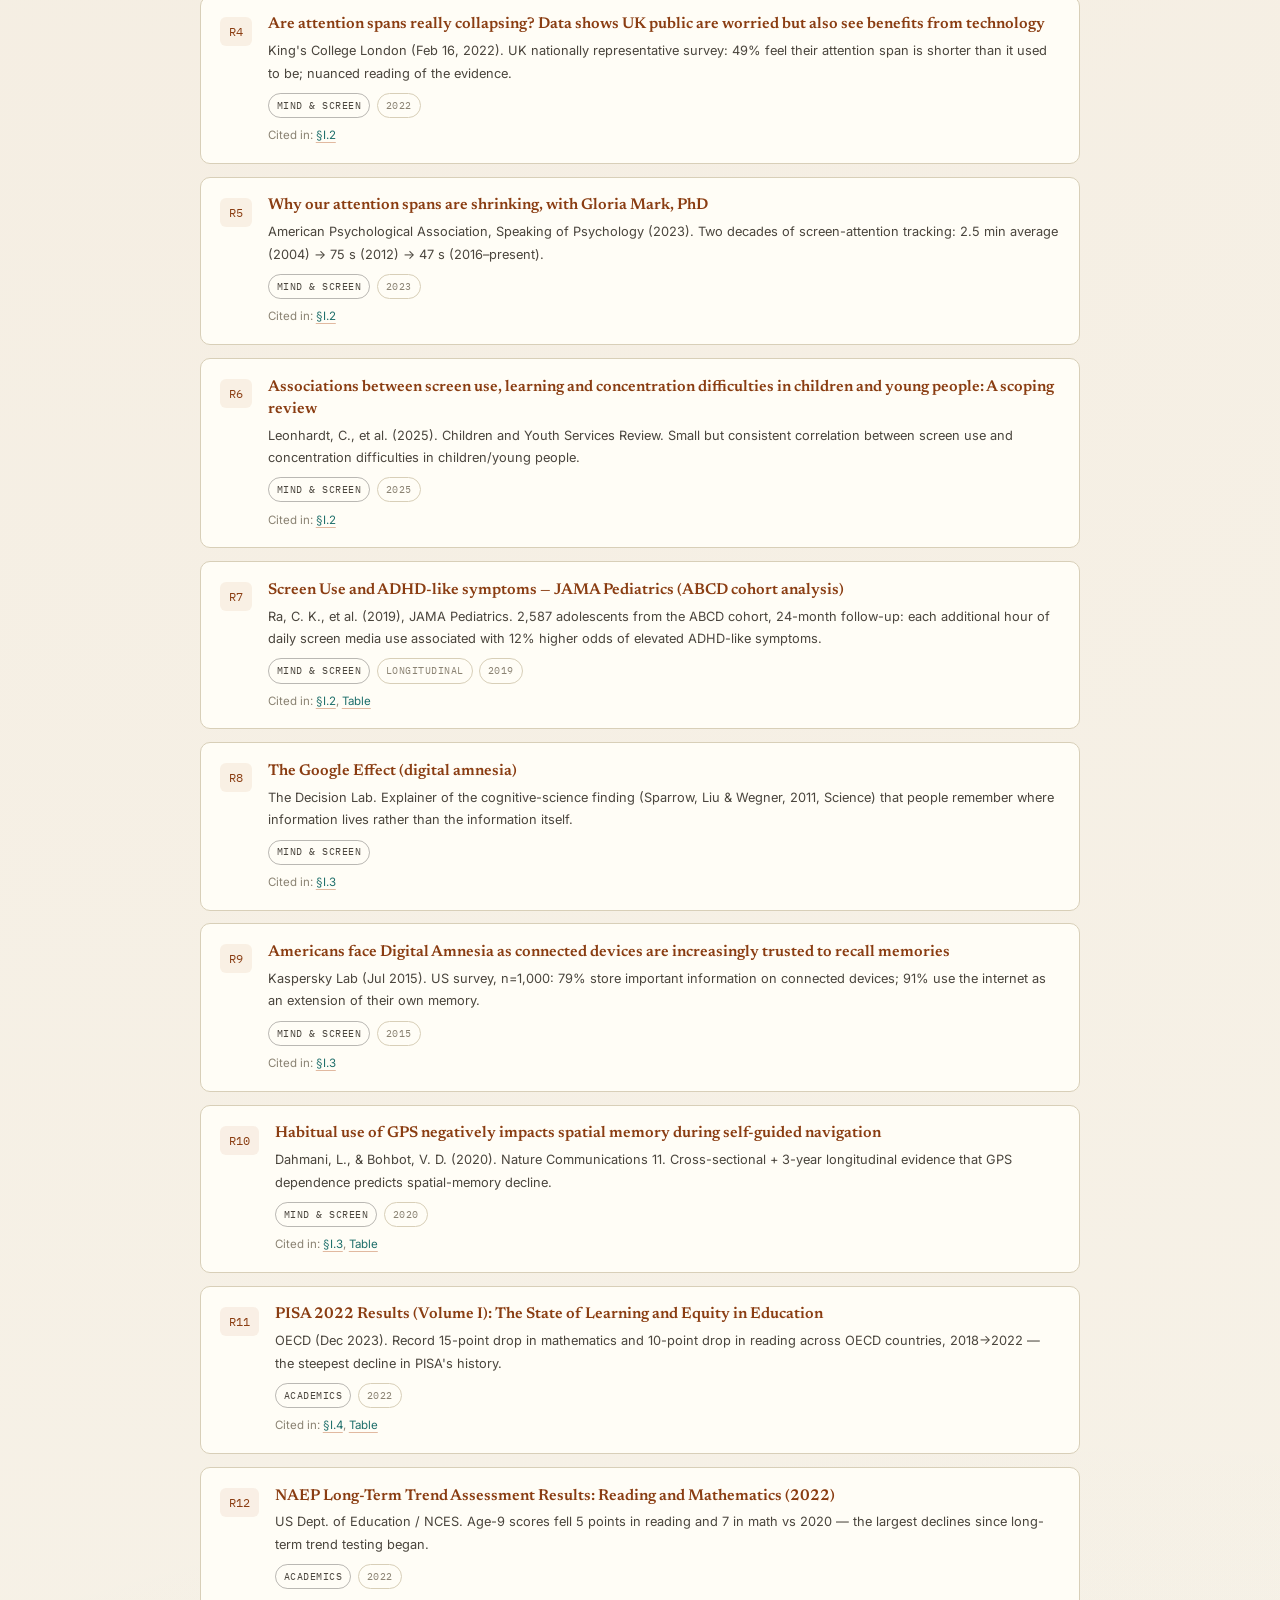
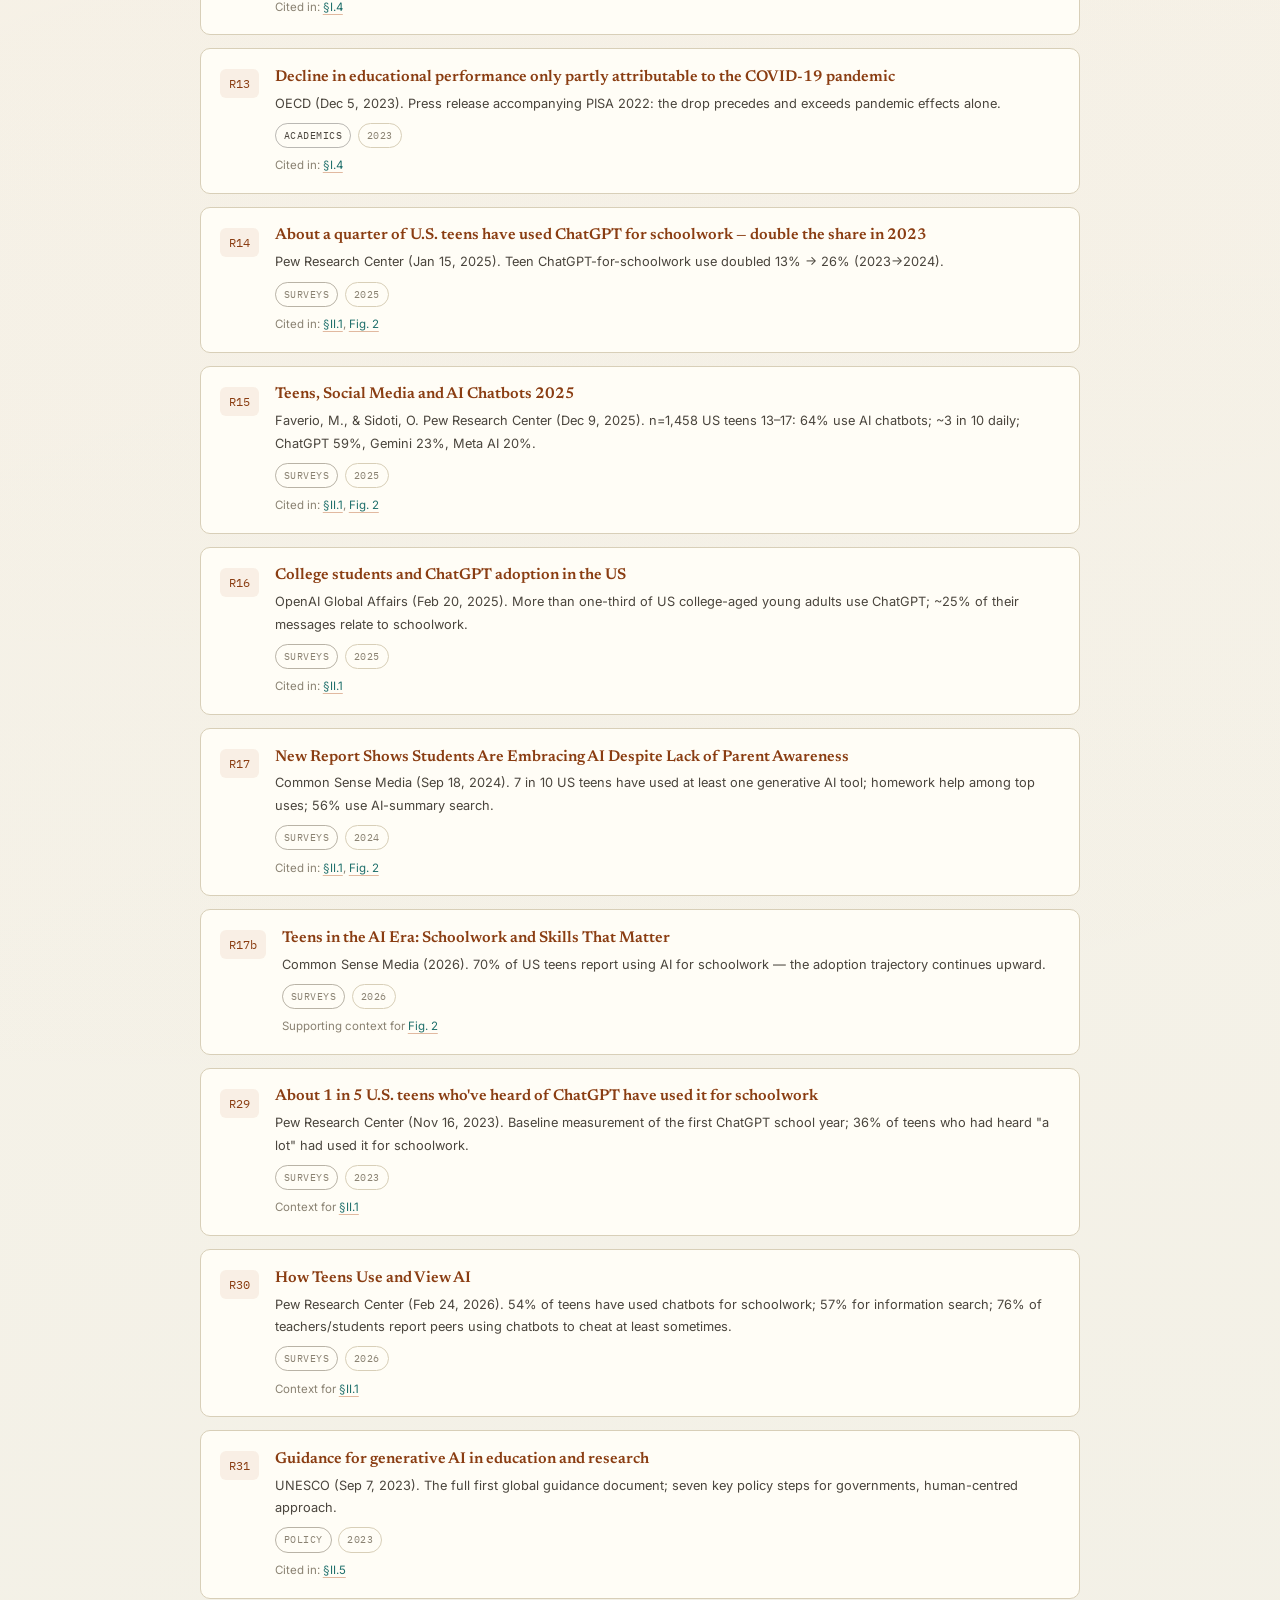
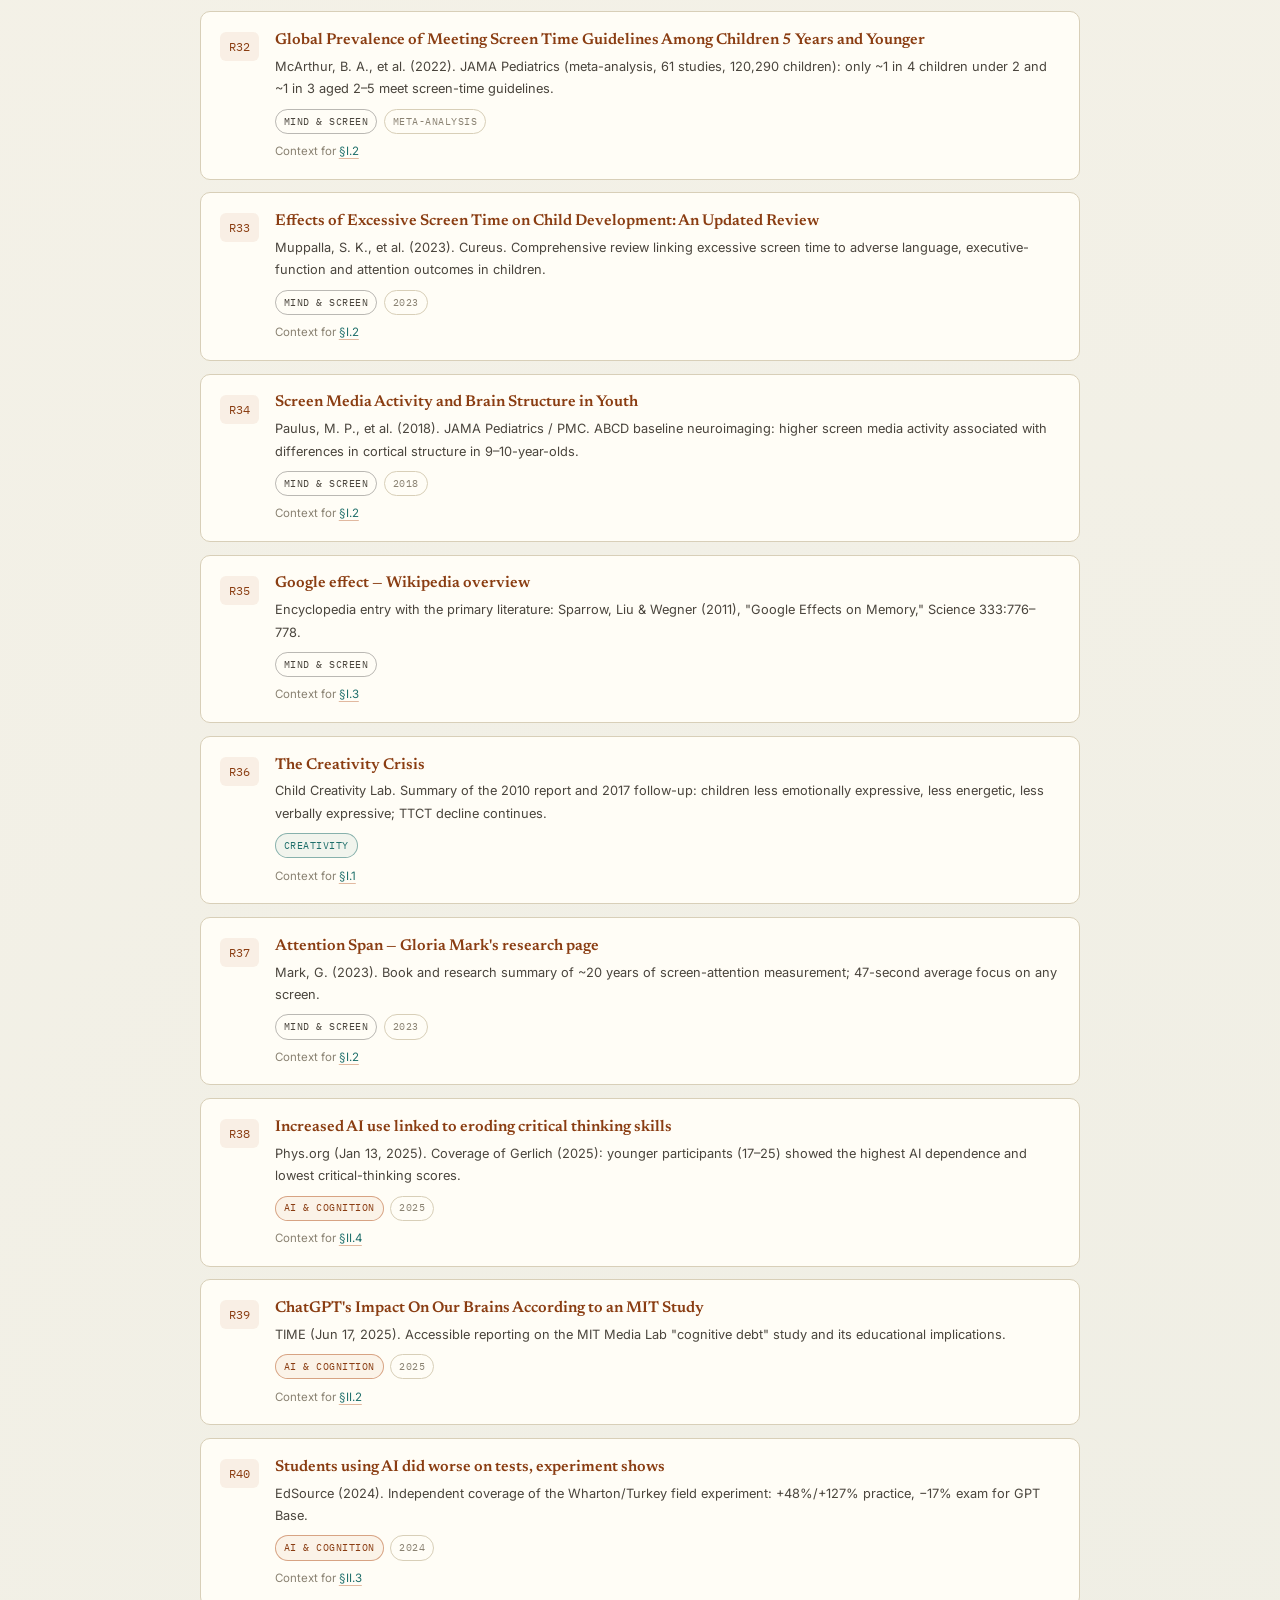
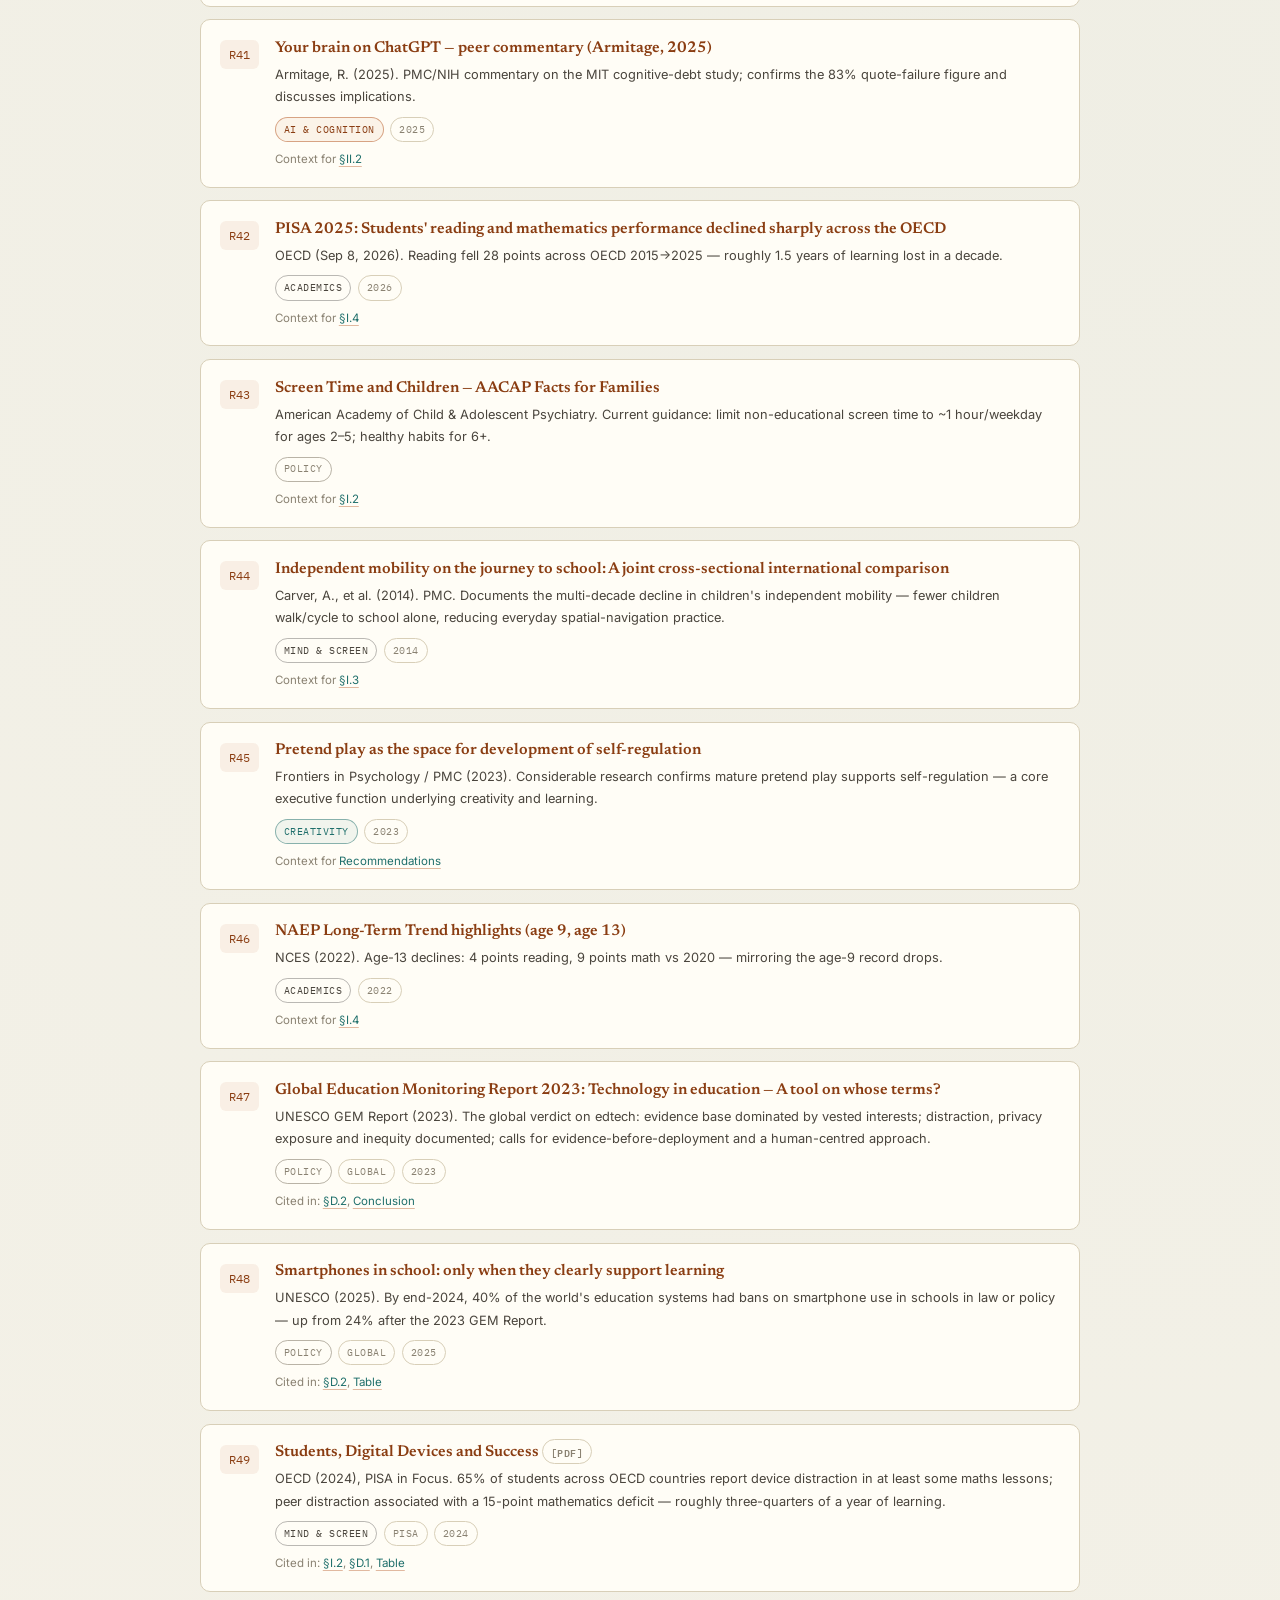
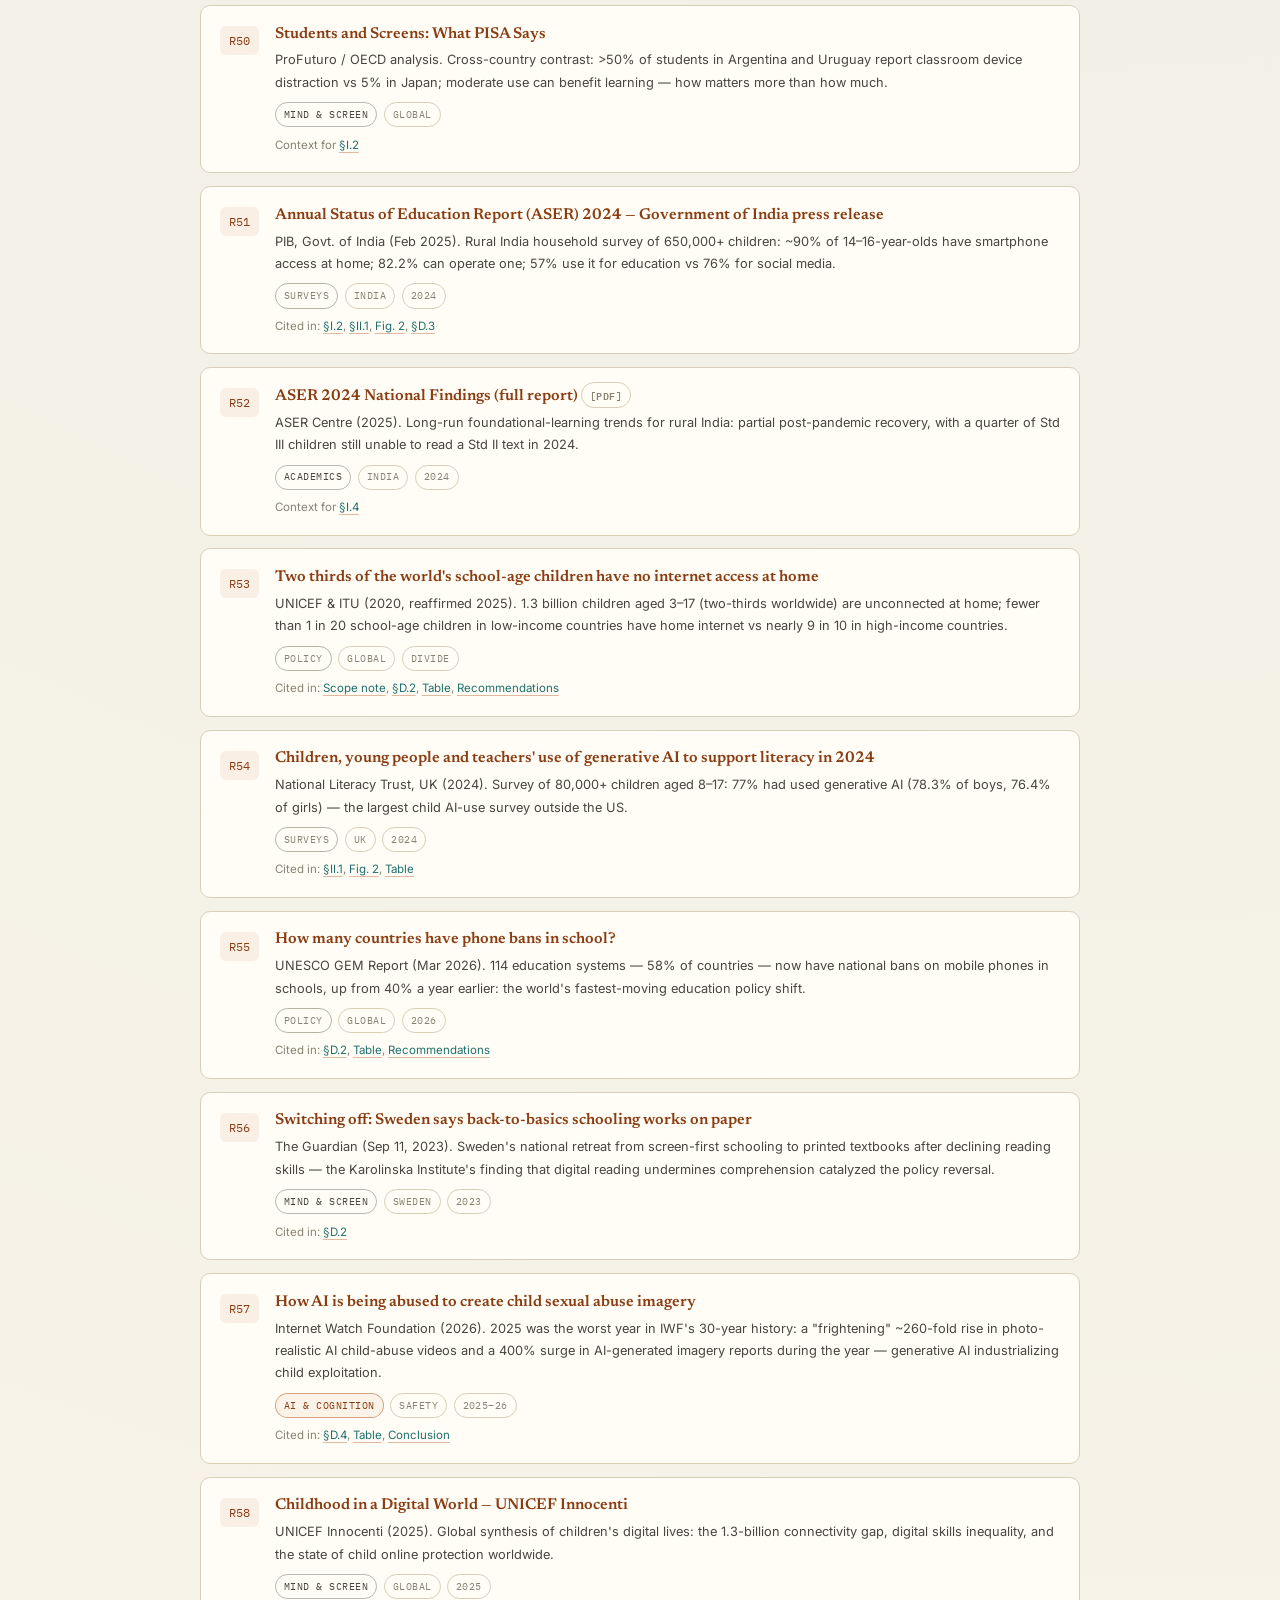
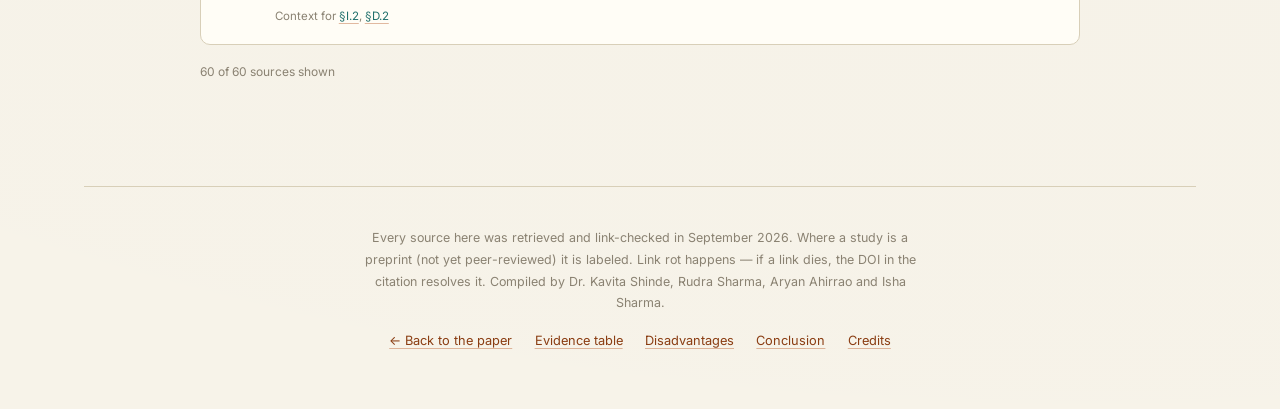
<file: references.html>
<!DOCTYPE html>
<html lang="en">
<head>
  <meta charset="UTF-8" />
  <meta name="viewport" content="width=device-width, initial-scale=1.0" />
  <title>References — The Attention Ledger (Global Edition)</title>
  <meta name="description" content="Full, link-verified reference list for The Attention Ledger: global studies on children's cognition, creativity, attention, memory and AI/ChatGPT effects — UNESCO, UNICEF, OECD, IWF, UK, India (2015–2026)." />
  <link rel="preconnect" href="https://fonts.googleapis.com" />
  <link rel="preconnect" href="https://fonts.gstatic.com" crossorigin />
  <link href="https://fonts.googleapis.com/css2?family=Newsreader:ital,opsz,wght@0,6..72,400;0,6..72,500;0,6..72,600;1,6..72,400&family=Inter:wght@400;500;600&family=IBM+Plex+Mono:wght@400;500&display=swap" rel="stylesheet" />
  <link rel="stylesheet" href="styles.css" />
</head>
<body>
  <div id="progress-bar"></div>

  <header class="topbar">
    <div class="topbar-inner">
      <a class="wordmark" href="index.html"><span class="glyph">✳</span> The Attention Ledger</a>
      <nav class="topnav" aria-label="Sections">
        <a href="index.html#abstract">Abstract</a>
        <a href="index.html#method">Method</a>
        <a href="index.html#before-ai">Before AI</a>
        <a href="index.html#ai-era">The AI Era</a>
        <a href="index.html#figures">Figures</a>
        <a href="index.html#risks">Disadvantages</a>
        <a href="index.html#limits">Limitations</a>
        <a href="index.html#conclusion">Conclusion</a>
        <a href="index.html#credits">Credits</a>
        <a href="references.html">References</a>
      </nav>
    </div>
  </header>

  <main class="wrap">
    <section class="section paper-sheet" style="border-top:none;">
      <p class="kicker">09 · Bibliography</p>
      <h2 class="section-title">References — every claim, linked</h2>
      <p style="color: var(--ink-soft); max-width: 70ch;">
        All 60 sources cited in this dossier, organized by theme. Each entry links to the primary source (publisher's page, DOI, or the publishing institution). Preprints are labeled <strong>[preprint]</strong>. Click a filter to narrow the list.
      </p>

      <div class="ref-controls">
        <input type="search" id="ref-search" class="ref-search" placeholder="Search title, author, year…" aria-label="Search references" />
        <button class="ref-filter active" data-filter="all">All (60)</button>
        <button class="ref-filter" data-filter="t-ai">AI &amp; Cognition</button>
        <button class="ref-filter" data-filter="t-creative">Creativity</button>
        <button class="ref-filter" data-filter="t-mind">Mind &amp; Screen</button>
        <button class="ref-filter" data-filter="t-policy">Surveys &amp; Policy</button>
        <span class="ref-count" id="ref-count"></span>
      </div>

      <ul class="ref-list" id="ref-list">

        <!-- ============ AI & COGNITION ============ -->
        <li class="ref-item" data-cat="t-ai" data-used="§II.2, Fig. 2">
          <span class="ref-no">R18</span>
          <div class="ref-body">
            <div class="ref-title"><a href="https://arxiv.org/abs/2506.08872" target="_blank" rel="noopener">Your Brain on ChatGPT: Accumulation of Cognitive Debt when Using an AI Assistant for Essay Writing Task</a> <span class="tag t-ai">[preprint]</span></div>
            <div class="ref-meta">Kosmyna, N., Hauptmann, E., Yuan, Y. T., Situ, J., Liao, X.-H., Beresnitzky, A. V., Braunstein, I., &amp; Maes, P. (2025). arXiv:2506.08872. MIT Media Lab. EEG study, n=54; 83% of LLM users could not quote their own essays vs 11% brain-only; weakest neural connectivity in LLM group.</div>
            <div class="ref-tags"><span class="tag t-ai">AI &amp; Cognition</span><span class="tag">EEG</span><span class="tag">2025</span></div>
            <div class="ref-used">Cited in: <a href="index.html#ai-era">§II.2</a>, <a href="index.html#figures">Table</a></div>
          </div>
        </li>

        <li class="ref-item" data-cat="t-ai" data-used="§II.2">
          <span class="ref-no">R19</span>
          <div class="ref-body">
            <div class="ref-title"><a href="https://www.media.mit.edu/publications/your-brain-on-chatgpt/" target="_blank" rel="noopener">Your Brain on ChatGPT — MIT Media Lab publication page</a></div>
            <div class="ref-meta">MIT Media Lab (2025). Official project publication and summary of the "cognitive debt" findings, with the 6-minute explainer video.</div>
            <div class="ref-tags"><span class="tag t-ai">AI &amp; Cognition</span><span class="tag">2025</span></div>
            <div class="ref-used">Cited in: <a href="index.html#ai-era">§II.2</a></div>
          </div>
        </li>

        <li class="ref-item" data-cat="t-ai" data-used="§II.3, Table">
          <span class="ref-no">R20</span>
          <div class="ref-body">
            <div class="ref-title"><a href="https://www.pnas.org/doi/10.1073/pnas.2422633122" target="_blank" rel="noopener">Generative AI Without Guardrails Can Harm Learning: Evidence from High School Mathematics</a></div>
            <div class="ref-meta">Bastani, H., Bastani, O., Sungu, A., Ge, H., Kabakcı, Ö., &amp; Mariman, R. (2025). PNAS 122(26). Field experiment, ~1,000 students, Turkey: practice +48% (GPT Base) / +127% (GPT Tutor), but −17% on unassisted exams for GPT Base.</div>
            <div class="ref-tags"><span class="tag t-ai">AI &amp; Cognition</span><span class="tag">RCT</span><span class="tag">2025</span></div>
            <div class="ref-used">Cited in: <a href="index.html#ai-era">§II.3</a>, <a href="index.html#figures">Table</a></div>
          </div>
        </li>

        <li class="ref-item" data-cat="t-ai" data-used="§II.3">
          <span class="ref-no">R21</span>
          <div class="ref-body">
            <div class="ref-title"><a href="https://hechingerreport.org/kids-chatgpt-worse-on-tests/" target="_blank" rel="noopener">Kids who use ChatGPT as a study assistant do worse on tests</a></div>
            <div class="ref-meta">The Hechinger Report (Sep 2, 2024). Accessible summary of the Turkey field experiment results (48% / 127% practice gains; 17% exam deficit).</div>
            <div class="ref-tags"><span class="tag t-ai">AI &amp; Cognition</span><span class="tag">2024</span></div>
            <div class="ref-used">Cited in: <a href="index.html#ai-era">§II.3</a></div>
          </div>
        </li>

        <li class="ref-item" data-cat="t-ai" data-used="§II.4, Table">
          <span class="ref-no">R22</span>
          <div class="ref-body">
            <div class="ref-title"><a href="https://www.mdpi.com/2075-4698/15/1/6" target="_blank" rel="noopener">AI Tools in Society: Impacts on Cognitive Offloading and the Future of Critical Thinking</a></div>
            <div class="ref-meta">Gerlich, M. (2025). Societies 15(1), 6. SBS Swiss Business School. n=666 UK participants; significant negative correlation between AI-tool frequency and critical thinking, mediated by cognitive offloading; youngest users most affected.</div>
            <div class="ref-tags"><span class="tag t-ai">AI &amp; Cognition</span><span class="tag">2025</span></div>
            <div class="ref-used">Cited in: <a href="index.html#ai-era">§II.4</a>, <a href="index.html#figures">Table</a></div>
          </div>
        </li>

        <li class="ref-item" data-cat="t-ai" data-used="§II.4">
          <span class="ref-no">R23</span>
          <div class="ref-body">
            <div class="ref-title"><a href="https://www.microsoft.com/en-us/research/wp-content/uploads/2025/01/lee_2025_ai_critical_thinking_survey.pdf" target="_blank" rel="noopener">The Impact of Generative AI on Critical Thinking: Self-Reported Reductions in Cognitive Effort and Confidence Effects From a Survey of Knowledge Workers</a>            <span class="tag">[PDF]</span></div>
            <div class="ref-meta">Lee, H.-P. H., Sarkar, A., Tankelevitch, L., Drosos, I., Rintel, S., Powers, R., Ross, P., &amp; Sutcliffe, J. (2025). Microsoft Research &amp; Carnegie Mellon University (CHI). n=319 workers, 936 real GenAI tasks: higher confidence in AI → less critical-thinking effort.</div>
            <div class="ref-tags"><span class="tag t-ai">AI &amp; Cognition</span><span class="tag">CHI 2025</span></div>
            <div class="ref-used">Cited in: <a href="index.html#ai-era">§II.4</a></div>
          </div>
        </li>

        <li class="ref-item" data-cat="t-ai" data-used="§II.4">
          <span class="ref-no">R24</span>
          <div class="ref-body">
            <div class="ref-title"><a href="https://arxiv.org/abs/2507.00181" target="_blank" rel="noopener">ChatGPT produces more "lazy" thinkers: Evidence of cognitive engagement decline</a> <span class="tag t-ai">[preprint]</span></div>
            <div class="ref-meta">Georgiou, G. P. (2025). arXiv:2507.00181. Randomized writing experiment: ChatGPT group scored significantly lower on the validated Cognitive Engagement Scale (mental effort, attention, deep processing, strategic thinking).</div>
            <div class="ref-tags"><span class="tag t-ai">AI &amp; Cognition</span><span class="tag">2025</span></div>
            <div class="ref-used">Cited in: <a href="index.html#ai-era">§II.4</a></div>
          </div>
        </li>

        <li class="ref-item" data-cat="t-ai" data-used="§II.5">
          <span class="ref-no">R25</span>
          <div class="ref-body">
            <div class="ref-title"><a href="https://onlinelibrary.wiley.com/doi/10.1111/jcal.70096?af=R" target="_blank" rel="noopener">The Impact of ChatGPT on Students' Academic Achievement: A Meta-Analysis</a></div>
            <div class="ref-meta">Wang, J., et&nbsp;al. (2025). Journal of Computer Assisted Learning. 51 studies; overall effect g = 0.577 on achievement when AI is pedagogically integrated.</div>
            <div class="ref-tags"><span class="tag t-ai">AI &amp; Cognition</span><span class="tag">Meta-analysis</span><span class="tag">2025</span></div>
            <div class="ref-used">Cited in: <a href="index.html#ai-era">§II.5</a>, <a href="index.html#figures">Table</a></div>
          </div>
        </li>

        <li class="ref-item" data-cat="t-ai" data-used="§II.5, Recommendations">
          <span class="ref-no">R26</span>
          <div class="ref-body">
            <div class="ref-title"><a href="https://openai.com/index/chatgpt-study-mode/" target="_blank" rel="noopener">Introducing study mode</a></div>
            <div class="ref-meta">OpenAI (Jul 29, 2025). Step-by-step guided learning mode in ChatGPT — a product response to the offloading literature.</div>
            <div class="ref-tags"><span class="tag t-ai">AI &amp; Cognition</span><span class="tag">2025</span></div>
            <div class="ref-used">Cited in: <a href="index.html#ai-era">§II.5</a>, <a href="index.html#advice">Recommendations</a></div>
          </div>
        </li>

        <li class="ref-item" data-cat="t-ai" data-used="§II.5, Recommendations">
          <span class="ref-no">R27</span>
          <div class="ref-body">
            <div class="ref-title"><a href="https://www.unesco.org/en/articles/unesco-governments-must-quickly-regulate-generative-ai-schools" target="_blank" rel="noopener">Governments must quickly regulate Generative AI in schools</a></div>
            <div class="ref-meta">UNESCO (Sep 2023). First global guidance on GenAI in education; recommends data-privacy regulation and a minimum age of 13 for classroom use.</div>
            <div class="ref-tags"><span class="tag t-policy">Policy</span><span class="tag">2023</span></div>
            <div class="ref-used">Cited in: <a href="index.html#ai-era">§II.5</a>, <a href="index.html#advice">Recommendations</a></div>
          </div>
        </li>

        <li class="ref-item" data-cat="t-ai" data-used="Fig. 1">
          <span class="ref-no">R28</span>
          <div class="ref-body">
            <div class="ref-title"><a href="https://pmc.ncbi.nlm.nih.gov/articles/PMC6042097/" target="_blank" rel="noopener">Flynn effect and its reversal are both environmentally caused</a></div>
            <div class="ref-meta">Bratsberg, B., &amp; Rogeberg, O. (2018). PNAS 115(26). Norwegian cohort data: IQ rose for a century, then reversed ~0.2 points/year for post-1975 birth cohorts — within families, implicating environment (incl. media environment) over genes.</div>
            <div class="ref-tags"><span class="tag t-mind">Mind &amp; Screen</span><span class="tag">2018</span></div>
            <div class="ref-used">Cited in: <a href="index.html#before-ai">Fig. 1 note</a></div>
          </div>
        </li>

        <!-- ============ CREATIVITY ============ -->
        <li class="ref-item" data-cat="t-creative" data-used="§I.1, Fig. 1">
          <span class="ref-no">R1</span>
          <div class="ref-body">
            <div class="ref-title"><a href="https://www.tandfonline.com/doi/abs/10.1080/10400419.2011.627805" target="_blank" rel="noopener">The Creativity Crisis: The Decrease in Creative Thinking Scores on the Torrance Tests of Creative Thinking</a></div>
            <div class="ref-meta">Kim, K. H. (2011). Creativity Research Journal 23(4). Analysis of ~300,000 Torrance scores: significant decline in children's creative thinking since 1990, steepest K–Grade 3, while IQ scores continued to rise.</div>
            <div class="ref-tags"><span class="tag t-creative">Creativity</span><span class="tag">TTCT</span><span class="tag">2011</span></div>
            <div class="ref-used">Cited in: <a href="index.html#before-ai">§I.1</a>, <a href="index.html#fig1">Fig. 1</a></div>
          </div>
        </li>

        <li class="ref-item" data-cat="t-creative" data-used="§I.1">
          <span class="ref-no">R2</span>
          <div class="ref-body">
            <div class="ref-title"><a href="https://www.wm.edu/news/stories/2011/smart-yes-creative-not-so-much.php" target="_blank" rel="noopener">Smart? Yes. Creative? Not so much.</a></div>
            <div class="ref-meta">William &amp; Mary (Jul 12, 2010). Institutional coverage of Kim's Torrance analysis: creativity declining while IQ rises.</div>
            <div class="ref-tags"><span class="tag t-creative">Creativity</span><span class="tag">2010</span></div>
            <div class="ref-used">Cited in: <a href="index.html#before-ai">§I.1</a></div>
          </div>
        </li>

        <li class="ref-item" data-cat="t-creative" data-used="§I.1, Table, Fig. 1">
          <span class="ref-no">R3</span>
          <div class="ref-body">
            <div class="ref-title"><a href="https://www.sciencedirect.com/science/article/pii/S1041608025000915" target="_blank" rel="noopener">Substantial decline in creativity in children over decades: a systematic review of incubation… (TTCT synthesis 2009–2025)</a></div>
            <div class="ref-meta">Kelly, D., et&nbsp;al. (2025). Thinking Skills and Creativity. 45 studies, thousands of child observations: overall creative potential −0.6 SD (2009–2025); visual originality −1.3 SD in kindergartners — a "creativity crisis" magnitude.</div>
            <div class="ref-tags"><span class="tag t-creative">Creativity</span><span class="tag">Systematic review</span><span class="tag">2025</span></div>
            <div class="ref-used">Cited in: <a href="index.html#before-ai">§I.1</a>, <a href="index.html#fig1">Fig. 1</a>, <a href="index.html#figures">Table</a></div>
          </div>
        </li>

        <li class="ref-item" data-cat="t-creative" data-used="§I.1 context">
          <span class="ref-no">R4a</span>
          <div class="ref-body">
            <div class="ref-title"><a href="https://www.nesacenter.org/uploaded/conferences/SEC/2013/handouts/Kim_Creativity-Crisis_CRJ2011.pdf" target="_blank" rel="noopener">The Creativity Crisis (full-text PDF)</a> <span class="tag">[PDF]</span></div>
            <div class="ref-meta">Kim, K. H. (2011). Full open copy of the Torrance analysis hosted by the Near East South Asia Council of Overseas Schools.</div>
            <div class="ref-tags"><span class="tag t-creative">Creativity</span><span class="tag">2011</span></div>
            <div class="ref-used">Supporting full text for <a href="index.html#before-ai">§I.1</a></div>
          </div>
        </li>

        <!-- ============ ATTENTION / MIND & SCREEN ============ -->
        <li class="ref-item" data-cat="t-mind" data-used="§I.2">
          <span class="ref-no">R4</span>
          <div class="ref-body">
            <div class="ref-title"><a href="https://www.kcl.ac.uk/news/are-attention-spans-really-collapsing-data-shows-uk-public-are-worried-but-also-see-benefits-from-technology" target="_blank" rel="noopener">Are attention spans really collapsing? Data shows UK public are worried but also see benefits from technology</a></div>
            <div class="ref-meta">King's College London (Feb 16, 2022). UK nationally representative survey: 49% feel their attention span is shorter than it used to be; nuanced reading of the evidence.</div>
            <div class="ref-tags"><span class="tag t-mind">Mind &amp; Screen</span><span class="tag">2022</span></div>
            <div class="ref-used">Cited in: <a href="index.html#before-ai">§I.2</a></div>
          </div>
        </li>

        <li class="ref-item" data-cat="t-mind" data-used="§I.2, pull quote">
          <span class="ref-no">R5</span>
          <div class="ref-body">
            <div class="ref-title"><a href="https://www.apa.org/news/podcasts/speaking-of-psychology/attention-spans" target="_blank" rel="noopener">Why our attention spans are shrinking, with Gloria Mark, PhD</a></div>
            <div class="ref-meta">American Psychological Association, Speaking of Psychology (2023). Two decades of screen-attention tracking: 2.5 min average (2004) → 75 s (2012) → 47 s (2016–present).</div>
            <div class="ref-tags"><span class="tag t-mind">Mind &amp; Screen</span><span class="tag">2023</span></div>
            <div class="ref-used">Cited in: <a href="index.html#before-ai">§I.2</a></div>
          </div>
        </li>

        <li class="ref-item" data-cat="t-mind" data-used="§I.2">
          <span class="ref-no">R6</span>
          <div class="ref-body">
            <div class="ref-title"><a href="https://www.sciencedirect.com/science/article/pii/S0190740925003913" target="_blank" rel="noopener">Associations between screen use, learning and concentration difficulties in children and young people: A scoping review</a></div>
            <div class="ref-meta">Leonhardt, C., et&nbsp;al. (2025). Children and Youth Services Review. Small but consistent correlation between screen use and concentration difficulties in children/young people.</div>
            <div class="ref-tags"><span class="tag t-mind">Mind &amp; Screen</span><span class="tag">2025</span></div>
            <div class="ref-used">Cited in: <a href="index.html#before-ai">§I.2</a></div>
          </div>
        </li>

        <li class="ref-item" data-cat="t-mind" data-used="§I.2, Table">
          <span class="ref-no">R7</span>
          <div class="ref-body">
            <div class="ref-title"><a href="https://jamanetwork.com/journals/jamapediatrics/fullarticle/2751340" target="_blank" rel="noopener">Screen Use and ADHD-like symptoms — JAMA Pediatrics (ABCD cohort analysis)</a></div>
            <div class="ref-meta">Ra, C. K., et&nbsp;al. (2019), JAMA Pediatrics. 2,587 adolescents from the ABCD cohort, 24-month follow-up: each additional hour of daily screen media use associated with 12% higher odds of elevated ADHD-like symptoms.</div>
            <div class="ref-tags"><span class="tag t-mind">Mind &amp; Screen</span><span class="tag">Longitudinal</span><span class="tag">2019</span></div>
            <div class="ref-used">Cited in: <a href="index.html#before-ai">§I.2</a>, <a href="index.html#figures">Table</a></div>
          </div>
        </li>

        <li class="ref-item" data-cat="t-mind" data-used="§I.3">
          <span class="ref-no">R8</span>
          <div class="ref-body">
            <div class="ref-title"><a href="https://thedecisionlab.com/biases/google-effect" target="_blank" rel="noopener">The Google Effect (digital amnesia)</a></div>
            <div class="ref-meta">The Decision Lab. Explainer of the cognitive-science finding (Sparrow, Liu &amp; Wegner, 2011, Science) that people remember where information lives rather than the information itself.</div>
            <div class="ref-tags"><span class="tag t-mind">Mind &amp; Screen</span></div>
            <div class="ref-used">Cited in: <a href="index.html#before-ai">§I.3</a></div>
          </div>
        </li>

        <li class="ref-item" data-cat="t-mind" data-used="§I.3">
          <span class="ref-no">R9</span>
          <div class="ref-body">
            <div class="ref-title"><a href="https://usa.kaspersky.com/about/press-releases/americans-face-digital-amnesia-as-connected-devices-are-increasingly-trusted-to-recall-memories" target="_blank" rel="noopener">Americans face Digital Amnesia as connected devices are increasingly trusted to recall memories</a></div>
            <div class="ref-meta">Kaspersky Lab (Jul 2015). US survey, n=1,000: 79% store important information on connected devices; 91% use the internet as an extension of their own memory.</div>
            <div class="ref-tags"><span class="tag t-mind">Mind &amp; Screen</span><span class="tag">2015</span></div>
            <div class="ref-used">Cited in: <a href="index.html#before-ai">§I.3</a></div>
          </div>
        </li>

        <li class="ref-item" data-cat="t-mind" data-used="§I.3, Table">
          <span class="ref-no">R10</span>
          <div class="ref-body">
            <div class="ref-title"><a href="https://pmc.ncbi.nlm.nih.gov/articles/PMC7156656/" target="_blank" rel="noopener">Habitual use of GPS negatively impacts spatial memory during self-guided navigation</a></div>
            <div class="ref-meta">Dahmani, L., &amp; Bohbot, V. D. (2020). Nature Communications 11. Cross-sectional + 3-year longitudinal evidence that GPS dependence predicts spatial-memory decline.</div>
            <div class="ref-tags"><span class="tag t-mind">Mind &amp; Screen</span><span class="tag">2020</span></div>
            <div class="ref-used">Cited in: <a href="index.html#before-ai">§I.3</a>, <a href="index.html#figures">Table</a></div>
          </div>
        </li>

        <!-- ============ ACADEMICS ============ -->
        <li class="ref-item" data-cat="t-mind" data-used="§I.4, Table">
          <span class="ref-no">R11</span>
          <div class="ref-body">
            <div class="ref-title"><a href="https://www.oecd.org/en/publications/pisa-2022-results-volume-i_53f23881-en.html" target="_blank" rel="noopener">PISA 2022 Results (Volume I): The State of Learning and Equity in Education</a></div>
            <div class="ref-meta">OECD (Dec 2023). Record 15-point drop in mathematics and 10-point drop in reading across OECD countries, 2018→2022 — the steepest decline in PISA's history.</div>
            <div class="ref-tags"><span class="tag t-mind">Academics</span><span class="tag">2022</span></div>
            <div class="ref-used">Cited in: <a href="index.html#before-ai">§I.4</a>, <a href="index.html#figures">Table</a></div>
          </div>
        </li>

        <li class="ref-item" data-cat="t-mind" data-used="§I.4">
          <span class="ref-no">R12</span>
          <div class="ref-body">
            <div class="ref-title"><a href="https://www.nationsreportcard.gov/highlights/ltt/2022/" target="_blank" rel="noopener">NAEP Long-Term Trend Assessment Results: Reading and Mathematics (2022)</a></div>
            <div class="ref-meta">US Dept. of Education / NCES. Age-9 scores fell 5 points in reading and 7 in math vs 2020 — the largest declines since long-term trend testing began.</div>
            <div class="ref-tags"><span class="tag t-mind">Academics</span><span class="tag">2022</span></div>
            <div class="ref-used">Cited in: <a href="index.html#before-ai">§I.4</a></div>
          </div>
        </li>

        <li class="ref-item" data-cat="t-mind" data-used="§I.4">
          <span class="ref-no">R13</span>
          <div class="ref-body">
            <div class="ref-title"><a href="https://www.oecd.org/en/about/news/press-releases/2023/12/decline-in-educational-performance-only-partly-attributable-to-the-covid-19-pandemic.html" target="_blank" rel="noopener">Decline in educational performance only partly attributable to the COVID-19 pandemic</a></div>
            <div class="ref-meta">OECD (Dec 5, 2023). Press release accompanying PISA 2022: the drop precedes and exceeds pandemic effects alone.</div>
            <div class="ref-tags"><span class="tag t-mind">Academics</span><span class="tag">2023</span></div>
            <div class="ref-used">Cited in: <a href="index.html#before-ai">§I.4</a></div>
          </div>
        </li>

        <!-- ============ ADOPTION / SURVEYS & POLICY ============ -->
        <li class="ref-item" data-cat="t-policy" data-used="§II.1, Fig. 2, Table">
          <span class="ref-no">R14</span>
          <div class="ref-body">
            <div class="ref-title"><a href="https://www.pewresearch.org/short-reads/2025/01/15/about-a-quarter-of-us-teens-have-used-chatgpt-for-schoolwork-double-the-share-in-2023/" target="_blank" rel="noopener">About a quarter of U.S. teens have used ChatGPT for schoolwork — double the share in 2023</a></div>
            <div class="ref-meta">Pew Research Center (Jan 15, 2025). Teen ChatGPT-for-schoolwork use doubled 13% → 26% (2023→2024).</div>
            <div class="ref-tags"><span class="tag t-policy">Surveys</span><span class="tag">2025</span></div>
            <div class="ref-used">Cited in: <a href="index.html#ai-era">§II.1</a>, <a href="index.html#fig2">Fig. 2</a></div>
          </div>
        </li>

        <li class="ref-item" data-cat="t-policy" data-used="§II.1, Fig. 2, Table">
          <span class="ref-no">R15</span>
          <div class="ref-body">
            <div class="ref-title"><a href="https://www.pewresearch.org/internet/2025/12/09/teens-social-media-and-ai-chatbots-2025/" target="_blank" rel="noopener">Teens, Social Media and AI Chatbots 2025</a></div>
            <div class="ref-meta">Faverio, M., &amp; Sidoti, O. Pew Research Center (Dec 9, 2025). n=1,458 US teens 13–17: 64% use AI chatbots; ~3 in 10 daily; ChatGPT 59%, Gemini 23%, Meta AI 20%.</div>
            <div class="ref-tags"><span class="tag t-policy">Surveys</span><span class="tag">2025</span></div>
            <div class="ref-used">Cited in: <a href="index.html#ai-era">§II.1</a>, <a href="index.html#fig2">Fig. 2</a></div>
          </div>
        </li>

        <li class="ref-item" data-cat="t-policy" data-used="§II.1">
          <span class="ref-no">R16</span>
          <div class="ref-body">
            <div class="ref-title"><a href="https://openai.com/global-affairs/college-students-and-chatgpt/" target="_blank" rel="noopener">College students and ChatGPT adoption in the US</a></div>
            <div class="ref-meta">OpenAI Global Affairs (Feb 20, 2025). More than one-third of US college-aged young adults use ChatGPT; ~25% of their messages relate to schoolwork.</div>
            <div class="ref-tags"><span class="tag t-policy">Surveys</span><span class="tag">2025</span></div>
            <div class="ref-used">Cited in: <a href="index.html#ai-era">§II.1</a></div>
          </div>
        </li>

        <li class="ref-item" data-cat="t-policy" data-used="§II.1, Fig. 2">
          <span class="ref-no">R17</span>
          <div class="ref-body">
            <div class="ref-title"><a href="https://www.commonsensemedia.org/press-releases/new-report-shows-students-are-embracing-artificial-intelligence-despite-lack-of-parent-awareness-and" target="_blank" rel="noopener">New Report Shows Students Are Embracing AI Despite Lack of Parent Awareness</a></div>
            <div class="ref-meta">Common Sense Media (Sep 18, 2024). 7 in 10 US teens have used at least one generative AI tool; homework help among top uses; 56% use AI-summary search.</div>
            <div class="ref-tags"><span class="tag t-policy">Surveys</span><span class="tag">2024</span></div>
            <div class="ref-used">Cited in: <a href="index.html#ai-era">§II.1</a>, <a href="index.html#fig2">Fig. 2</a></div>
          </div>
        </li>

        <li class="ref-item" data-cat="t-policy" data-used="Fig. 2 context">
          <span class="ref-no">R17b</span>
          <div class="ref-body">
            <div class="ref-title"><a href="https://www.commonsensemedia.org/research/teens-in-the-ai-era-schoolwork-and-skills-that-matter" target="_blank" rel="noopener">Teens in the AI Era: Schoolwork and Skills That Matter</a></div>
            <div class="ref-meta">Common Sense Media (2026). 70% of US teens report using AI for schoolwork — the adoption trajectory continues upward.</div>
            <div class="ref-tags"><span class="tag t-policy">Surveys</span><span class="tag">2026</span></div>
            <div class="ref-used">Supporting context for <a href="index.html#fig2">Fig. 2</a></div>
          </div>
        </li>

        <li class="ref-item" data-cat="t-policy" data-used="§II.1 context">
          <span class="ref-no">R29</span>
          <div class="ref-body">
            <div class="ref-title"><a href="https://www.pewresearch.org/short-reads/2023/11/16/about-1-in-5-us-teens-whove-heard-of-chatgpt-have-used-it-for-schoolwork/" target="_blank" rel="noopener">About 1 in 5 U.S. teens who've heard of ChatGPT have used it for schoolwork</a></div>
            <div class="ref-meta">Pew Research Center (Nov 16, 2023). Baseline measurement of the first ChatGPT school year; 36% of teens who had heard "a lot" had used it for schoolwork.</div>
            <div class="ref-tags"><span class="tag t-policy">Surveys</span><span class="tag">2023</span></div>
            <div class="ref-used">Context for <a href="index.html#ai-era">§II.1</a></div>
          </div>
        </li>

        <li class="ref-item" data-cat="t-policy" data-used="§II.1 context">
          <span class="ref-no">R30</span>
          <div class="ref-body">
            <div class="ref-title"><a href="https://www.pewresearch.org/internet/2026/02/24/how-teens-use-and-view-ai/" target="_blank" rel="noopener">How Teens Use and View AI</a></div>
            <div class="ref-meta">Pew Research Center (Feb 24, 2026). 54% of teens have used chatbots for schoolwork; 57% for information search; 76% of teachers/students report peers using chatbots to cheat at least sometimes.</div>
            <div class="ref-tags"><span class="tag t-policy">Surveys</span><span class="tag">2026</span></div>
            <div class="ref-used">Context for <a href="index.html#ai-era">§II.1</a></div>
          </div>
        </li>

        <li class="ref-item" data-cat="t-policy" data-used="§II.5 policy">
          <span class="ref-no">R31</span>
          <div class="ref-body">
            <div class="ref-title"><a href="https://www.unesco.org/en/articles/guidance-generative-ai-education-and-research" target="_blank" rel="noopener">Guidance for generative AI in education and research</a></div>
            <div class="ref-meta">UNESCO (Sep 7, 2023). The full first global guidance document; seven key policy steps for governments, human-centred approach.</div>
            <div class="ref-tags"><span class="tag t-policy">Policy</span><span class="tag">2023</span></div>
            <div class="ref-used">Cited in: <a href="index.html#ai-era">§II.5</a></div>
          </div>
        </li>

        <li class="ref-item" data-cat="t-policy" data-used="§I.2 screen context">
          <span class="ref-no">R32</span>
          <div class="ref-body">
            <div class="ref-title"><a href="https://pmc.ncbi.nlm.nih.gov/articles/PMC8845032/" target="_blank" rel="noopener">Global Prevalence of Meeting Screen Time Guidelines Among Children 5 Years and Younger</a></div>
            <div class="ref-meta">McArthur, B. A., et&nbsp;al. (2022). JAMA Pediatrics (meta-analysis, 61 studies, 120,290 children): only ~1 in 4 children under 2 and ~1 in 3 aged 2–5 meet screen-time guidelines.</div>
            <div class="ref-tags"><span class="tag t-mind">Mind &amp; Screen</span><span class="tag">Meta-analysis</span></div>
            <div class="ref-used">Context for <a href="index.html#before-ai">§I.2</a></div>
          </div>
        </li>

        <li class="ref-item" data-cat="t-mind" data-used="§I.2 screen context">
          <span class="ref-no">R33</span>
          <div class="ref-body">
            <div class="ref-title"><a href="https://pmc.ncbi.nlm.nih.gov/articles/PMC10353947/" target="_blank" rel="noopener">Effects of Excessive Screen Time on Child Development: An Updated Review</a></div>
            <div class="ref-meta">Muppalla, S. K., et&nbsp;al. (2023). Cureus. Comprehensive review linking excessive screen time to adverse language, executive-function and attention outcomes in children.</div>
            <div class="ref-tags"><span class="tag t-mind">Mind &amp; Screen</span><span class="tag">2023</span></div>
            <div class="ref-used">Context for <a href="index.html#before-ai">§I.2</a></div>
          </div>
        </li>

        <li class="ref-item" data-cat="t-mind" data-used="§I.2 screen context">
          <span class="ref-no">R34</span>
          <div class="ref-body">
            <div class="ref-title"><a href="https://pmc.ncbi.nlm.nih.gov/articles/PMC6487868/" target="_blank" rel="noopener">Screen Media Activity and Brain Structure in Youth</a></div>
            <div class="ref-meta">Paulus, M. P., et&nbsp;al. (2018). JAMA Pediatrics / PMC. ABCD baseline neuroimaging: higher screen media activity associated with differences in cortical structure in 9–10-year-olds.</div>
            <div class="ref-tags"><span class="tag t-mind">Mind &amp; Screen</span><span class="tag">2018</span></div>
            <div class="ref-used">Context for <a href="index.html#before-ai">§I.2</a></div>
          </div>
        </li>

        <li class="ref-item" data-cat="t-mind" data-used="§I.3 memory context">
          <span class="ref-no">R35</span>
          <div class="ref-body">
            <div class="ref-title"><a href="https://en.wikipedia.org/wiki/Google_effect" target="_blank" rel="noopener">Google effect — Wikipedia overview</a></div>
            <div class="ref-meta">Encyclopedia entry with the primary literature: Sparrow, Liu &amp; Wegner (2011), "Google Effects on Memory," Science 333:776–778.</div>
            <div class="ref-tags"><span class="tag t-mind">Mind &amp; Screen</span></div>
            <div class="ref-used">Context for <a href="index.html#before-ai">§I.3</a></div>
          </div>
        </li>

        <li class="ref-item" data-cat="t-mind" data-used="§I.1 creativity context">
          <span class="ref-no">R36</span>
          <div class="ref-body">
            <div class="ref-title"><a href="https://www.childcreativitylab.org/the-creativity-crisis" target="_blank" rel="noopener">The Creativity Crisis</a></div>
            <div class="ref-meta">Child Creativity Lab. Summary of the 2010 report and 2017 follow-up: children less emotionally expressive, less energetic, less verbally expressive; TTCT decline continues.</div>
            <div class="ref-tags"><span class="tag t-creative">Creativity</span></div>
            <div class="ref-used">Context for <a href="index.html#before-ai">§I.1</a></div>
          </div>
        </li>

        <li class="ref-item" data-cat="t-mind" data-used="§I.2 attention context">
          <span class="ref-no">R37</span>
          <div class="ref-body">
            <div class="ref-title"><a href="https://gloriamark.com/attention-span/" target="_blank" rel="noopener">Attention Span — Gloria Mark's research page</a></div>
            <div class="ref-meta">Mark, G. (2023). Book and research summary of ~20 years of screen-attention measurement; 47-second average focus on any screen.</div>
            <div class="ref-tags"><span class="tag t-mind">Mind &amp; Screen</span><span class="tag">2023</span></div>
            <div class="ref-used">Context for <a href="index.html#before-ai">§I.2</a></div>
          </div>
        </li>

        <li class="ref-item" data-cat="t-ai" data-used="§II.4 context">
          <span class="ref-no">R38</span>
          <div class="ref-body">
            <div class="ref-title"><a href="https://phys.org/news/2025-01-ai-linked-eroding-critical-skills.html" target="_blank" rel="noopener">Increased AI use linked to eroding critical thinking skills</a></div>
            <div class="ref-meta">Phys.org (Jan 13, 2025). Coverage of Gerlich (2025): younger participants (17–25) showed the highest AI dependence and lowest critical-thinking scores.</div>
            <div class="ref-tags"><span class="tag t-ai">AI &amp; Cognition</span><span class="tag">2025</span></div>
            <div class="ref-used">Context for <a href="index.html#ai-era">§II.4</a></div>
          </div>
        </li>

        <li class="ref-item" data-cat="t-ai" data-used="§II.2 context">
          <span class="ref-no">R39</span>
          <div class="ref-body">
            <div class="ref-title"><a href="https://time.com/7295195/ai-chatgpt-google-learning-school/" target="_blank" rel="noopener">ChatGPT's Impact On Our Brains According to an MIT Study</a></div>
            <div class="ref-meta">TIME (Jun 17, 2025). Accessible reporting on the MIT Media Lab "cognitive debt" study and its educational implications.</div>
            <div class="ref-tags"><span class="tag t-ai">AI &amp; Cognition</span><span class="tag">2025</span></div>
            <div class="ref-used">Context for <a href="index.html#ai-era">§II.2</a></div>
          </div>
        </li>

        <li class="ref-item" data-cat="t-ai" data-used="§II.3 context">
          <span class="ref-no">R40</span>
          <div class="ref-body">
            <div class="ref-title"><a href="https://edsource.org/updates/students-using-artificial-intelligence-did-worse-on-tests-experiment-shows" target="_blank" rel="noopener">Students using AI did worse on tests, experiment shows</a></div>
            <div class="ref-meta">EdSource (2024). Independent coverage of the Wharton/Turkey field experiment: +48%/+127% practice, −17% exam for GPT Base.</div>
            <div class="ref-tags"><span class="tag t-ai">AI &amp; Cognition</span><span class="tag">2024</span></div>
            <div class="ref-used">Context for <a href="index.html#ai-era">§II.3</a></div>
          </div>
        </li>

        <li class="ref-item" data-cat="t-ai" data-used="§II.2 context">
          <span class="ref-no">R41</span>
          <div class="ref-body">
            <div class="ref-title"><a href="https://pmc.ncbi.nlm.nih.gov/articles/PMC12723506/" target="_blank" rel="noopener">Your brain on ChatGPT — peer commentary (Armitage, 2025)</a></div>
            <div class="ref-meta">Armitage, R. (2025). PMC/NIH commentary on the MIT cognitive-debt study; confirms the 83% quote-failure figure and discusses implications.</div>
            <div class="ref-tags"><span class="tag t-ai">AI &amp; Cognition</span><span class="tag">2025</span></div>
            <div class="ref-used">Context for <a href="index.html#ai-era">§II.2</a></div>
          </div>
        </li>

        <li class="ref-item" data-cat="t-mind" data-used="§I.4 context">
          <span class="ref-no">R42</span>
          <div class="ref-body">
            <div class="ref-title"><a href="https://www.oecd.org/en/about/news/press-releases/2026/09/pisa-2025-students-reading-and-mathematics-performance-declined-sharply-across-the-oecd.html" target="_blank" rel="noopener">PISA 2025: Students' reading and mathematics performance declined sharply across the OECD</a></div>
            <div class="ref-meta">OECD (Sep 8, 2026). Reading fell 28 points across OECD 2015→2025 — roughly 1.5 years of learning lost in a decade.</div>
            <div class="ref-tags"><span class="tag t-mind">Academics</span><span class="tag">2026</span></div>
            <div class="ref-used">Context for <a href="index.html#before-ai">§I.4</a></div>
          </div>
        </li>

        <li class="ref-item" data-cat="t-policy" data-used="§I.2 screen context">
          <span class="ref-no">R43</span>
          <div class="ref-body">
            <div class="ref-title"><a href="https://www.aacap.org/AACAP/Families_and_Youth/Facts_for_Families/FFF-Guide/Children-And-Watching-TV-054.aspx" target="_blank" rel="noopener">Screen Time and Children — AACAP Facts for Families</a></div>
            <div class="ref-meta">American Academy of Child &amp; Adolescent Psychiatry. Current guidance: limit non-educational screen time to ~1 hour/weekday for ages 2–5; healthy habits for 6+.</div>
            <div class="ref-tags"><span class="tag t-policy">Policy</span></div>
            <div class="ref-used">Context for <a href="index.html#before-ai">§I.2</a></div>
          </div>
        </li>

        <li class="ref-item" data-cat="t-mind" data-used="§I.3 mobility context">
          <span class="ref-no">R44</span>
          <div class="ref-body">
            <div class="ref-title"><a href="https://pmc.ncbi.nlm.nih.gov/articles/PMC4278439/" target="_blank" rel="noopener">Independent mobility on the journey to school: A joint cross-sectional international comparison</a></div>
            <div class="ref-meta">Carver, A., et&nbsp;al. (2014). PMC. Documents the multi-decade decline in children's independent mobility — fewer children walk/cycle to school alone, reducing everyday spatial-navigation practice.</div>
            <div class="ref-tags"><span class="tag t-mind">Mind &amp; Screen</span><span class="tag">2014</span></div>
            <div class="ref-used">Context for <a href="index.html#before-ai">§I.3</a></div>
          </div>
        </li>

        <li class="ref-item" data-cat="t-mind" data-used="§I.1 play context">
          <span class="ref-no">R45</span>
          <div class="ref-body">
            <div class="ref-title"><a href="https://pmc.ncbi.nlm.nih.gov/articles/PMC10766374/" target="_blank" rel="noopener">Pretend play as the space for development of self-regulation</a></div>
            <div class="ref-meta">Frontiers in Psychology / PMC (2023). Considerable research confirms mature pretend play supports self-regulation — a core executive function underlying creativity and learning.</div>
            <div class="ref-tags"><span class="tag t-creative">Creativity</span><span class="tag">2023</span></div>
            <div class="ref-used">Context for <a href="index.html#advice">Recommendations</a></div>
          </div>
        </li>

        <li class="ref-item" data-cat="t-mind" data-used="§I.4 academics context">
          <span class="ref-no">R46</span>
          <div class="ref-body">
            <div class="ref-title"><a href="https://www.nationsreportcard.gov/highlights/ltt/2022/" target="_blank" rel="noopener">NAEP Long-Term Trend highlights (age 9, age 13)</a></div>
            <div class="ref-meta">NCES (2022). Age-13 declines: 4 points reading, 9 points math vs 2020 — mirroring the age-9 record drops.</div>
            <div class="ref-tags"><span class="tag t-mind">Academics</span><span class="tag">2022</span></div>
            <div class="ref-used">Context for <a href="index.html#before-ai">§I.4</a></div>
          </div>
        </li>

        <!-- ============ GLOBAL POLICY & RISKS ============ -->
        <li class="ref-item" data-cat="t-policy" data-used="§D.2, Table, Conclusion">
          <span class="ref-no">R47</span>
          <div class="ref-body">
            <div class="ref-title"><a href="https://www.unesco.org/gem-report/en/publication/technology" target="_blank" rel="noopener">Global Education Monitoring Report 2023: Technology in education — A tool on whose terms?</a></div>
            <div class="ref-meta">UNESCO GEM Report (2023). The global verdict on edtech: evidence base dominated by vested interests; distraction, privacy exposure and inequity documented; calls for evidence-before-deployment and a human-centred approach.</div>
            <div class="ref-tags"><span class="tag t-policy">Policy</span><span class="tag">Global</span><span class="tag">2023</span></div>
            <div class="ref-used">Cited in: <a href="index.html#risks">§D.2</a>, <a href="index.html#conclusion">Conclusion</a></div>
          </div>
        </li>

        <li class="ref-item" data-cat="t-policy" data-used="§D.2, Table">
          <span class="ref-no">R48</span>
          <div class="ref-body">
            <div class="ref-title"><a href="https://www.unesco.org/en/articles/smartphones-school-only-when-they-clearly-support-learning" target="_blank" rel="noopener">Smartphones in school: only when they clearly support learning</a></div>
            <div class="ref-meta">UNESCO (2025). By end-2024, 40% of the world's education systems had bans on smartphone use in schools in law or policy — up from 24% after the 2023 GEM Report.</div>
            <div class="ref-tags"><span class="tag t-policy">Policy</span><span class="tag">Global</span><span class="tag">2025</span></div>
            <div class="ref-used">Cited in: <a href="index.html#risks">§D.2</a>, <a href="index.html#figures">Table</a></div>
          </div>
        </li>

        <li class="ref-item" data-cat="t-policy" data-used="§I.2, D.2, Table">
          <span class="ref-no">R49</span>
          <div class="ref-body">
            <div class="ref-title"><a href="https://www.oecd.org/content/dam/oecd/en/publications/reports/2024/05/students-digital-devices-and-success_621829ff/9e4c0624-en.pdf" target="_blank" rel="noopener">Students, Digital Devices and Success</a> <span class="tag">[PDF]</span></div>
            <div class="ref-meta">OECD (2024), PISA in Focus. 65% of students across OECD countries report device distraction in at least some maths lessons; peer distraction associated with a 15-point mathematics deficit — roughly three-quarters of a year of learning.</div>
            <div class="ref-tags"><span class="tag t-mind">Mind &amp; Screen</span><span class="tag">PISA</span><span class="tag">2024</span></div>
            <div class="ref-used">Cited in: <a href="index.html#before-ai">§I.2</a>, <a href="index.html#risks">§D.1</a>, <a href="index.html#figures">Table</a></div>
          </div>
        </li>

        <li class="ref-item" data-cat="t-mind" data-used="§I.2 context">
          <span class="ref-no">R50</span>
          <div class="ref-body">
            <div class="ref-title"><a href="https://profuturo.education/en/observatory/trends/students-and-screens-what-pisa-says/" target="_blank" rel="noopener">Students and Screens: What PISA Says</a></div>
            <div class="ref-meta">ProFuturo / OECD analysis. Cross-country contrast: &gt;50% of students in Argentina and Uruguay report classroom device distraction vs 5% in Japan; moderate use can benefit learning — how matters more than how much.</div>
            <div class="ref-tags"><span class="tag t-mind">Mind &amp; Screen</span><span class="tag">Global</span></div>
            <div class="ref-used">Context for <a href="index.html#before-ai">§I.2</a></div>
          </div>
        </li>

        <li class="ref-item" data-cat="t-policy" data-used="§I.2, II.1, D.3, Fig. 2">
          <span class="ref-no">R51</span>
          <div class="ref-body">
            <div class="ref-title"><a href="https://www.pib.gov.in/PressReleseDetailm.aspx?PRID=2099725&reg=3&lang=1" target="_blank" rel="noopener">Annual Status of Education Report (ASER) 2024 — Government of India press release</a></div>
            <div class="ref-meta">PIB, Govt. of India (Feb 2025). Rural India household survey of 650,000+ children: ~90% of 14–16-year-olds have smartphone access at home; 82.2% can operate one; 57% use it for education vs 76% for social media.</div>
            <div class="ref-tags"><span class="tag t-policy">Surveys</span><span class="tag">India</span><span class="tag">2024</span></div>
            <div class="ref-used">Cited in: <a href="index.html#before-ai">§I.2</a>, <a href="index.html#ai-era">§II.1</a>, <a href="index.html#fig2">Fig. 2</a>, <a href="index.html#risks">§D.3</a></div>
          </div>
        </li>

        <li class="ref-item" data-cat="t-mind" data-used="§I.4 context">
          <span class="ref-no">R52</span>
          <div class="ref-body">
            <div class="ref-title"><a href="https://asercentre.org/wp-content/uploads/2022/12/ASER-2024-National-findings.pdf" target="_blank" rel="noopener">ASER 2024 National Findings (full report)</a> <span class="tag">[PDF]</span></div>
            <div class="ref-meta">ASER Centre (2025). Long-run foundational-learning trends for rural India: partial post-pandemic recovery, with a quarter of Std III children still unable to read a Std II text in 2024.</div>
            <div class="ref-tags"><span class="tag t-mind">Academics</span><span class="tag">India</span><span class="tag">2024</span></div>
            <div class="ref-used">Context for <a href="index.html#before-ai">§I.4</a></div>
          </div>
        </li>

        <li class="ref-item" data-cat="t-policy" data-used="Scope, D.2, Table, Conclusion">
          <span class="ref-no">R53</span>
          <div class="ref-body">
            <div class="ref-title"><a href="https://www.unicef.org/press-releases/two-thirds-worlds-school-age-children-have-no-internet-access-home-new-unicef-itu" target="_blank" rel="noopener">Two thirds of the world's school-age children have no internet access at home</a></div>
            <div class="ref-meta">UNICEF &amp; ITU (2020, reaffirmed 2025). 1.3 billion children aged 3–17 (two-thirds worldwide) are unconnected at home; fewer than 1 in 20 school-age children in low-income countries have home internet vs nearly 9 in 10 in high-income countries.</div>
            <div class="ref-tags"><span class="tag t-policy">Policy</span><span class="tag">Global</span><span class="tag">Divide</span></div>
            <div class="ref-used">Cited in: <a href="index.html#abstract">Scope note</a>, <a href="index.html#risks">§D.2</a>, <a href="index.html#figures">Table</a>, <a href="index.html#advice">Recommendations</a></div>
          </div>
        </li>

        <li class="ref-item" data-cat="t-policy" data-used="§II.1, Fig. 2, Table">
          <span class="ref-no">R54</span>
          <div class="ref-body">
            <div class="ref-title"><a href="https://literacytrust.org.uk/research-services/research-reports/children-young-people-and-teachers-use-of-generative-ai-to-support-literacy-in-2024/" target="_blank" rel="noopener">Children, young people and teachers' use of generative AI to support literacy in 2024</a></div>
            <div class="ref-meta">National Literacy Trust, UK (2024). Survey of 80,000+ children aged 8–17: 77% had used generative AI (78.3% of boys, 76.4% of girls) — the largest child AI-use survey outside the US.</div>
            <div class="ref-tags"><span class="tag t-policy">Surveys</span><span class="tag">UK</span><span class="tag">2024</span></div>
            <div class="ref-used">Cited in: <a href="index.html#ai-era">§II.1</a>, <a href="index.html#fig2">Fig. 2</a>, <a href="index.html#figures">Table</a></div>
          </div>
        </li>

        <li class="ref-item" data-cat="t-policy" data-used="§D.2, Recommendations">
          <span class="ref-no">R55</span>
          <div class="ref-body">
            <div class="ref-title"><a href="https://www.unesco.org/gem-report/en/articles/how-many-countries-have-phone-bans-school" target="_blank" rel="noopener">How many countries have phone bans in school?</a></div>
            <div class="ref-meta">UNESCO GEM Report (Mar 2026). 114 education systems — 58% of countries — now have national bans on mobile phones in schools, up from 40% a year earlier: the world's fastest-moving education policy shift.</div>
            <div class="ref-tags"><span class="tag t-policy">Policy</span><span class="tag">Global</span><span class="tag">2026</span></div>
            <div class="ref-used">Cited in: <a href="index.html#risks">§D.2</a>, <a href="index.html#figures">Table</a>, <a href="index.html#advice">Recommendations</a></div>
          </div>
        </li>

        <li class="ref-item" data-cat="t-mind" data-used="§D.2">
          <span class="ref-no">R56</span>
          <div class="ref-body">
            <div class="ref-title"><a href="https://www.theguardian.com/world/2023/sep/11/sweden-says-back-to-basics-schooling-works-on-paper" target="_blank" rel="noopener">Switching off: Sweden says back-to-basics schooling works on paper</a></div>
            <div class="ref-meta">The Guardian (Sep 11, 2023). Sweden's national retreat from screen-first schooling to printed textbooks after declining reading skills — the Karolinska Institute's finding that digital reading undermines comprehension catalyzed the policy reversal.</div>
            <div class="ref-tags"><span class="tag t-mind">Mind &amp; Screen</span><span class="tag">Sweden</span><span class="tag">2023</span></div>
            <div class="ref-used">Cited in: <a href="index.html#risks">§D.2</a></div>
          </div>
        </li>

        <li class="ref-item" data-cat="t-ai" data-used="§D.4, Table, Conclusion">
          <span class="ref-no">R57</span>
          <div class="ref-body">
            <div class="ref-title"><a href="https://www.iwf.org.uk/about-us/why-we-exist/our-research/how-ai-is-being-abused-to-create-child-sexual-abuse-imagery" target="_blank" rel="noopener">How AI is being abused to create child sexual abuse imagery</a></div>
            <div class="ref-meta">Internet Watch Foundation (2026). 2025 was the worst year in IWF's 30-year history: a "frightening" ~260-fold rise in photo-realistic AI child-abuse videos and a 400% surge in AI-generated imagery reports during the year — generative AI industrializing child exploitation.</div>
            <div class="ref-tags"><span class="tag t-ai">AI &amp; Cognition</span><span class="tag">Safety</span><span class="tag">2025–26</span></div>
            <div class="ref-used">Cited in: <a href="index.html#risks">§D.4</a>, <a href="index.html#figures">Table</a>, <a href="index.html#conclusion">Conclusion</a></div>
          </div>
        </li>

        <li class="ref-item" data-cat="t-mind" data-used="§I.2 screen context">
          <span class="ref-no">R58</span>
          <div class="ref-body">
            <div class="ref-title"><a href="https://www.unicef.org/innocenti/reports/childhood-digital-world" target="_blank" rel="noopener">Childhood in a Digital World — UNICEF Innocenti</a></div>
            <div class="ref-meta">UNICEF Innocenti (2025). Global synthesis of children's digital lives: the 1.3-billion connectivity gap, digital skills inequality, and the state of child online protection worldwide.</div>
            <div class="ref-tags"><span class="tag t-mind">Mind &amp; Screen</span><span class="tag">Global</span><span class="tag">2025</span></div>
            <div class="ref-used">Context for <a href="index.html#before-ai">§I.2</a>, <a href="index.html#risks">§D.2</a></div>
          </div>
        </li>

      </ul>

      <p class="ref-count" id="ref-count-bottom" style="margin-top: 1rem;"></p>
    </section>

    <footer class="paper-footer">
      <p class="foot-note">Every source here was retrieved and link-checked in September 2026. Where a study is a preprint (not yet peer-reviewed) it is labeled. Link rot happens — if a link dies, the DOI in the citation resolves it. Compiled by Dr. Kavita Shinde, Rudra Sharma, Aryan Ahirrao and Isha Sharma.</p>
      <div class="foot-links">
        <a href="index.html">← Back to the paper</a>
        <a href="index.html#figures">Evidence table</a>
        <a href="index.html#risks">Disadvantages</a>
        <a href="index.html#conclusion">Conclusion</a>
        <a href="index.html#credits">Credits</a>
      </div>
    </footer>
  </main>

  <script>
    (function () {
      "use strict";
      var search = document.getElementById("ref-search");
      var buttons = document.querySelectorAll(".ref-filter");
      var items = document.querySelectorAll(".ref-item");
      var count = document.getElementById("ref-count");
      var countBottom = document.getElementById("ref-count-bottom");
      var activeFilter = "all";

      function apply() {
        var q = (search && search.value ? search.value : "").toLowerCase().trim();
        var shown = 0;
        items.forEach(function (item) {
          var catOk = activeFilter === "all" || item.getAttribute("data-cat") === activeFilter;
          var text = item.textContent.toLowerCase();
          var qOk = !q || text.indexOf(q) !== -1;
          var show = catOk && qOk;
          item.style.display = show ? "" : "none";
          if (show) shown++;
        });
        var label = shown + " of " + items.length + " sources shown";
        if (count) count.textContent = label;
        if (countBottom) countBottom.textContent = label;
      }

      buttons.forEach(function (b) {
        b.addEventListener("click", function () {
          buttons.forEach(function (x) { x.classList.remove("active"); });
          b.classList.add("active");
          activeFilter = b.getAttribute("data-filter");
          apply();
        });
      });
      if (search) search.addEventListener("input", apply);
      apply();
    })();
  </script>
  <script src="script.js"></script>
</body>
</html>
</file>
<file: styles.css>
/* ============================================================
   The Attention Ledger — Research Paper Website
   Theme: "Ink on Vellum" academic aesthetic
   ============================================================ */

:root {
  --paper: #f7f3e9;
  --paper-deep: #efe8d8;
  --ink: #1c1a17;
  --ink-soft: #4a453d;
  --ink-faint: #8a8272;
  --accent: #b3541e;        /* burnt amber */
  --accent-deep: #8a3d12;
  --teal: #1f6f6b;          /* annotator teal */
  --rule: #d8cfb8;
  --card: #fffdf6;
  --serif: "Newsreader", "Georgia", "Times New Roman", serif;
  --sans: "Inter", "Segoe UI", system-ui, sans-serif;
  --mono: "IBM Plex Mono", "Courier New", monospace;
}

* { margin: 0; padding: 0; box-sizing: border-box; }

html { scroll-behavior: smooth; }

body {
  font-family: var(--serif);
  background: var(--paper);
  background-image:
    radial-gradient(circle at 15% 20%, rgba(179, 84, 30, 0.04), transparent 40%),
    radial-gradient(circle at 85% 70%, rgba(31, 111, 107, 0.035), transparent 45%);
  color: var(--ink);
  line-height: 1.75;
  font-size: 17.5px;
}

::selection { background: rgba(179, 84, 30, 0.25); }

a { color: var(--accent-deep); text-decoration-color: rgba(179, 84, 30, 0.4); text-underline-offset: 3px; }
a:hover { color: var(--accent); text-decoration-color: var(--accent); }

/* ---------- Reading progress bar ---------- */
#progress-bar {
  position: fixed; top: 0; left: 0; height: 3px; width: 0%;
  background: linear-gradient(90deg, var(--accent), var(--teal));
  z-index: 1000; transition: width 0.1s linear;
}

/* ---------- Top navigation ---------- */
.topbar {
  position: sticky; top: 0; z-index: 900;
  background: rgba(247, 243, 233, 0.92);
  backdrop-filter: blur(8px);
  border-bottom: 1px solid var(--rule);
  font-family: var(--sans);
}
.topbar-inner {
  max-width: 1160px; margin: 0 auto; padding: 0.65rem 1.5rem;
  display: flex; align-items: center; justify-content: space-between; gap: 1rem; flex-wrap: wrap;
}
.wordmark {
  font-family: var(--serif); font-weight: 600; font-size: 1.05rem;
  letter-spacing: 0.02em; color: var(--ink); text-decoration: none;
  display: flex; align-items: center; gap: 0.5rem;
}
.wordmark .glyph { color: var(--accent); font-size: 1.2rem; }
.topnav { display: flex; gap: 1.1rem; flex-wrap: wrap; }
.topnav a {
  font-size: 0.82rem; text-transform: uppercase; letter-spacing: 0.09em;
  color: var(--ink-soft); text-decoration: none; padding: 0.2rem 0;
  border-bottom: 2px solid transparent;
}
.topnav a:hover { color: var(--accent); border-bottom-color: var(--accent); }
.topnav a.active { color: var(--accent-deep); border-bottom-color: var(--accent); }

/* ---------- Layout ---------- */
.wrap { max-width: 1160px; margin: 0 auto; padding: 0 1.5rem; }
.paper-sheet { max-width: 880px; margin: 0 auto; }
.section { padding: 4rem 0 2.5rem; border-top: 1px solid var(--rule); }
.section:first-of-type { border-top: none; }

/* ---------- Hero / masthead ---------- */
.masthead {
  padding: 4.5rem 0 3rem;
  text-align: center;
  position: relative;
}
.journal-line {
  font-family: var(--sans); font-size: 0.72rem; letter-spacing: 0.28em;
  text-transform: uppercase; color: var(--ink-faint);
  display: flex; align-items: center; gap: 1rem; justify-content: center;
}
.journal-line::before, .journal-line::after {
  content: ""; height: 1px; width: 70px; background: var(--rule);
}
h1.paper-title {
  font-size: clamp(2.1rem, 5.2vw, 3.6rem);
  font-weight: 500; line-height: 1.15; margin: 1.4rem auto 1rem;
  max-width: 18ch; text-wrap: balance;
}
h1 .em { color: var(--accent); font-style: italic; }
.paper-subtitle {
  font-size: clamp(1rem, 2vw, 1.2rem); color: var(--ink-soft);
  font-style: italic; max-width: 62ch; margin: 0 auto;
}
.byline {
  margin-top: 1.8rem; font-family: var(--sans); font-size: 0.85rem; color: var(--ink-soft);
}
.byline strong { color: var(--ink); font-weight: 600; }
.byline .dot { margin: 0 0.5rem; color: var(--ink-faint); }
.masthead-badges {
  margin-top: 1.6rem; display: flex; gap: 0.6rem; justify-content: center; flex-wrap: wrap;
}
.badge {
  font-family: var(--mono); font-size: 0.68rem; letter-spacing: 0.06em;
  border: 1px solid var(--rule); background: var(--card);
  padding: 0.3rem 0.75rem; border-radius: 999px; color: var(--ink-soft);
}
.badge.hot { border-color: rgba(179, 84, 30, 0.45); color: var(--accent-deep); background: rgba(179, 84, 30, 0.06); }

/* ---------- Hero stat strip ---------- */
.hero-stats {
  margin: 3rem 0 1rem; display: grid;
  grid-template-columns: repeat(auto-fit, minmax(190px, 1fr)); gap: 1rem;
}
.hstat {
  background: var(--card); border: 1px solid var(--rule); border-radius: 12px;
  padding: 1.2rem 1.1rem; text-align: left; position: relative; overflow: hidden;
  transition: transform 0.25s ease, box-shadow 0.25s ease;
}
.hstat:hover { transform: translateY(-3px); box-shadow: 0 10px 26px rgba(28, 26, 23, 0.09); }
.hstat .num {
  font-family: var(--serif); font-size: 2.1rem; font-weight: 600; color: var(--accent-deep);
  line-height: 1.1;
}
.hstat .num .unit { font-size: 1.1rem; color: var(--ink-faint); }
.hstat .lbl { font-family: var(--sans); font-size: 0.78rem; color: var(--ink-soft); margin-top: 0.35rem; line-height: 1.45; }
.hstat .src { display: block; margin-top: 0.55rem; font-family: var(--sans); font-size: 0.68rem; color: var(--teal); text-decoration: none; }
.hstat .src:hover { text-decoration: underline; }

/* ---------- Section headers ---------- */
.kicker {
  font-family: var(--sans); font-size: 0.72rem; letter-spacing: 0.24em;
  text-transform: uppercase; color: var(--accent); margin-bottom: 0.5rem;
  display: flex; align-items: center; gap: 0.7rem;
}
.kicker::after { content: ""; flex: 1; height: 1px; background: var(--rule); }
h2.section-title { font-size: clamp(1.5rem, 3vw, 2.05rem); font-weight: 550; line-height: 1.25; margin-bottom: 1rem; }
h3.sub-title { font-size: 1.25rem; font-weight: 550; margin: 2.2rem 0 0.6rem; }
h3.sub-title .no { color: var(--accent); font-family: var(--mono); font-size: 0.85rem; margin-right: 0.5rem; }

/* ---------- Prose ---------- */
.prose p { margin-bottom: 1.05rem; color: var(--ink); }
.prose p.lead { font-size: 1.16rem; color: var(--ink-soft); }
.prose ul { margin: 0.8rem 0 1.2rem 1.3rem; }
.prose li { margin-bottom: 0.5rem; }
mark {
  background: linear-gradient(180deg, transparent 55%, rgba(179, 84, 30, 0.28) 55%);
  color: inherit; padding: 0 2px;
}
.cite {
  font-family: var(--sans); font-size: 0.72em; vertical-align: super;
  color: var(--teal); text-decoration: none; font-weight: 600; letter-spacing: 0.02em;
  margin: 0 1px; white-space: nowrap;
}
.cite:hover { color: var(--accent); }

/* ---------- Pull quote ---------- */
.pullquote {
  margin: 2.2rem 0; padding: 1.4rem 1.8rem;
  border-left: 3px solid var(--accent);
  background: var(--card); border-radius: 0 10px 10px 0;
  font-size: 1.18rem; font-style: italic; color: var(--ink-soft);
}
.pullquote .attr {
  display: block; margin-top: 0.7rem; font-family: var(--sans); font-style: normal;
  font-size: 0.75rem; letter-spacing: 0.06em; text-transform: uppercase; color: var(--ink-faint);
}

/* ---------- Methodology grid ---------- */
.method-grid { display: grid; grid-template-columns: repeat(auto-fit, minmax(230px, 1fr)); gap: 1rem; margin-top: 1.5rem; }
.method-card {
  background: var(--card); border: 1px solid var(--rule); border-radius: 12px; padding: 1.2rem;
}
.method-card h4 { font-family: var(--sans); font-size: 0.82rem; text-transform: uppercase; letter-spacing: 0.1em; color: var(--teal); margin-bottom: 0.5rem; }
.method-card p { font-size: 0.92rem; color: var(--ink-soft); line-height: 1.6; }

/* ---------- Chart cards ---------- */
.chart-card {
  background: var(--card); border: 1px solid var(--rule); border-radius: 14px;
  padding: 1.6rem 1.6rem 1.2rem; margin: 2rem 0;
  box-shadow: 0 2px 14px rgba(28, 26, 23, 0.05);
}
.chart-card .chart-head { display: flex; justify-content: space-between; align-items: baseline; gap: 1rem; flex-wrap: wrap; margin-bottom: 1.2rem; }
.chart-card h4 { font-family: var(--sans); font-size: 0.95rem; font-weight: 600; color: var(--ink); }
.chart-card .figure-no { font-family: var(--mono); font-size: 0.7rem; color: var(--accent); letter-spacing: 0.08em; }
.chart-note { font-family: var(--sans); font-size: 0.75rem; color: var(--ink-faint); margin-top: 0.8rem; line-height: 1.5; }
.chart-note a { color: var(--teal); }
.chart-body { min-height: 40px; }

/* Bars */
.bars { display: flex; flex-direction: column; gap: 0.85rem; }
.bar-row { display: grid; grid-template-columns: 210px 1fr 62px; align-items: center; gap: 0.9rem; font-family: var(--sans); font-size: 0.82rem; }
.bar-row .b-label { color: var(--ink-soft); text-align: right; line-height: 1.3; }
.bar-row .b-track { background: var(--paper-deep); border-radius: 6px; height: 26px; overflow: hidden; }
.bar-row .b-fill {
  height: 100%; width: 0; border-radius: 6px;
  background: linear-gradient(90deg, var(--accent), #d97a3a);
  transition: width 1.2s cubic-bezier(0.22, 1, 0.36, 1);
}
.bar-row.alt .b-fill { background: linear-gradient(90deg, var(--teal), #4b9a95); }
.bar-row .b-val { font-weight: 600; color: var(--ink); }

/* Timeline (attention span) */
.timeline { position: relative; margin: 1.5rem 0 0.5rem; padding-top: 0.5rem; }
.tl-track { height: 2px; background: var(--rule); position: relative; }
.tl-points { display: flex; justify-content: space-between; transform: translateY(-50%); }
.tl-point { position: relative; text-align: center; }
.tl-dot {
  width: 14px; height: 14px; border-radius: 50%; background: var(--accent);
  border: 3px solid var(--paper); box-shadow: 0 0 0 2px var(--accent);
  margin: 0 auto; transform: translateY(-50%);
}
.tl-val { font-family: var(--serif); font-weight: 600; font-size: 1.15rem; color: var(--accent-deep); display: block; transform: translateY(-2.4rem); }
.tl-year { font-family: var(--sans); font-size: 0.72rem; color: var(--ink-faint); display: block; transform: translateY(-1.7rem); }

/* Line chart (SVG) */
.line-chart svg { width: 100%; height: auto; display: block; }
.line-chart .axis { stroke: var(--rule); stroke-width: 1; }
.line-chart .gridline { stroke: var(--paper-deep); stroke-width: 1; }
.line-chart text { font-family: var(--sans); font-size: 11px; fill: var(--ink-faint); }
.line-chart .plot { fill: none; stroke: var(--accent-deep); stroke-width: 2.5; }
.line-chart .plot-teal { fill: none; stroke: var(--teal); stroke-width: 2.5; }
.line-chart .pt { fill: var(--accent-deep); }
.line-chart .pt-teal { fill: var(--teal); }

/* ---------- Table ---------- */
.tbl-wrap { overflow-x: auto; margin: 1.6rem 0; }
table.data {
  width: 100%; border-collapse: collapse; font-family: var(--sans); font-size: 0.85rem;
  background: var(--card); border-radius: 12px; overflow: hidden;
  box-shadow: 0 2px 12px rgba(28, 26, 23, 0.05);
}
table.data th {
  text-align: left; font-size: 0.7rem; text-transform: uppercase; letter-spacing: 0.1em;
  color: var(--paper); background: var(--ink); padding: 0.8rem 1rem; white-space: nowrap;
}
table.data td { padding: 0.85rem 1rem; border-bottom: 1px solid var(--rule); vertical-align: top; color: var(--ink-soft); }
table.data tr:last-child td { border-bottom: none; }
table.data td strong { color: var(--ink); }
table.data .year { font-family: var(--mono); color: var(--accent-deep); white-space: nowrap; }
table.data td a { white-space: nowrap; }

/* ---------- Callout ---------- */
.callout {
  border: 1px solid rgba(31, 111, 107, 0.35); background: rgba(31, 111, 107, 0.05);
  border-radius: 12px; padding: 1.3rem 1.5rem; margin: 1.8rem 0;
}
.callout h4 { font-family: var(--sans); font-size: 0.8rem; letter-spacing: 0.12em; text-transform: uppercase; color: var(--teal); margin-bottom: 0.5rem; }
.callout p { font-size: 0.95rem; color: var(--ink-soft); }
.callout.amber { border-color: rgba(179, 84, 30, 0.4); background: rgba(179, 84, 30, 0.05); }
.callout.amber h4 { color: var(--accent-deep); }

/* ---------- Recommendations ---------- */
.rec-grid { display: grid; grid-template-columns: repeat(auto-fit, minmax(250px, 1fr)); gap: 1rem; margin-top: 1.4rem; }
.rec-card {
  background: var(--card); border: 1px solid var(--rule); border-radius: 12px; padding: 1.3rem;
  position: relative; transition: transform 0.25s ease, box-shadow 0.25s ease;
}
.rec-card:hover { transform: translateY(-3px); box-shadow: 0 10px 26px rgba(28, 26, 23, 0.09); }
.rec-card .r-no {
  font-family: var(--mono); font-size: 0.72rem; color: var(--accent);
  letter-spacing: 0.1em; display: block; margin-bottom: 0.5rem;
}
.rec-card h4 { font-size: 1.02rem; font-weight: 600; margin-bottom: 0.4rem; }
.rec-card p { font-size: 0.88rem; color: var(--ink-soft); line-height: 1.6; }

/* ---------- Team credits ---------- */
.team-grid { display: grid; grid-template-columns: repeat(auto-fit, minmax(220px, 1fr)); gap: 1rem; margin-top: 1.4rem; }
.team-card {
  background: var(--card); border: 1px solid var(--rule); border-radius: 14px;
  padding: 1.6rem 1.3rem; text-align: center;
  transition: transform 0.25s ease, box-shadow 0.25s ease;
}
.team-card:hover { transform: translateY(-4px); box-shadow: 0 12px 30px rgba(28, 26, 23, 0.1); }
.t-avatar {
  width: 64px; height: 64px; margin: 0 auto 0.9rem; border-radius: 50%;
  background: linear-gradient(135deg, var(--accent), var(--accent-deep));
  color: #fff8ec; font-family: var(--serif); font-weight: 600; font-size: 1.25rem;
  display: flex; align-items: center; justify-content: center; letter-spacing: 0.05em;
  box-shadow: inset 0 0 0 3px rgba(255, 248, 236, 0.35);
}
.team-card h4 { font-size: 1.05rem; font-weight: 600; margin-bottom: 0.2rem; }
.t-role { font-family: var(--sans); font-size: 0.72rem; text-transform: uppercase; letter-spacing: 0.1em; color: var(--teal); margin-bottom: 0.8rem; }
.t-contact { font-family: var(--sans); font-size: 0.88rem; color: var(--ink-soft); }
.t-contact .t-ico { color: var(--accent); margin-right: 0.3rem; }
.t-contact a { text-decoration: none; color: var(--ink-soft); }
.t-contact a:hover { color: var(--accent-deep); text-decoration: underline; }

/* ---------- Limitations ---------- */
.limit-list { counter-reset: lim; margin-top: 1.2rem; }
.limit-item {
  counter-increment: lim; display: flex; gap: 1rem; padding: 1rem 0; border-bottom: 1px dashed var(--rule);
}
.limit-item:last-child { border-bottom: none; }
.limit-item::before {
  content: "L" counter(lim); font-family: var(--mono); font-size: 0.72rem; color: var(--accent);
  border: 1px solid rgba(179, 84, 30, 0.4); border-radius: 6px; padding: 0.15rem 0.45rem;
  height: fit-content; white-space: nowrap;
}
.limit-item p { font-size: 0.93rem; color: var(--ink-soft); }
.limit-item p strong { color: var(--ink); }

/* ---------- References page ---------- */
.ref-controls {
  display: flex; gap: 0.6rem; flex-wrap: wrap; margin: 1.6rem 0 1.2rem; align-items: center;
}
.ref-search {
  font-family: var(--sans); font-size: 0.9rem; padding: 0.6rem 1rem;
  border: 1px solid var(--rule); border-radius: 8px; background: var(--card);
  color: var(--ink); min-width: 260px; flex: 1;
}
.ref-search:focus { outline: 2px solid rgba(179, 84, 30, 0.4); }
.ref-filter {
  font-family: var(--sans); font-size: 0.78rem; padding: 0.5rem 0.9rem; border-radius: 999px;
  border: 1px solid var(--rule); background: var(--card); color: var(--ink-soft); cursor: pointer;
}
.ref-filter.active { background: var(--ink); color: var(--paper); border-color: var(--ink); }
.ref-count { font-family: var(--sans); font-size: 0.75rem; color: var(--ink-faint); }

.ref-list { list-style: none; margin-top: 1rem; }
.ref-item {
  padding: 1.1rem 1.2rem; border: 1px solid var(--rule); border-radius: 10px;
  background: var(--card); margin-bottom: 0.8rem;
  display: flex; gap: 1rem; align-items: flex-start;
  transition: box-shadow 0.2s ease;
}
.ref-item:hover { box-shadow: 0 6px 18px rgba(28, 26, 23, 0.08); }
.ref-no {
  font-family: var(--mono); font-size: 0.75rem; color: var(--accent-deep);
  background: rgba(179, 84, 30, 0.08); border-radius: 6px; padding: 0.25rem 0.55rem;
  white-space: nowrap; margin-top: 0.15rem;
}
.ref-body { flex: 1; }
.ref-title { font-weight: 600; font-size: 0.98rem; line-height: 1.4; }
.ref-title a { text-decoration: none; }
.ref-title a:hover { text-decoration: underline; }
.ref-meta { font-family: var(--sans); font-size: 0.8rem; color: var(--ink-soft); margin-top: 0.25rem; }
.ref-tags { margin-top: 0.5rem; display: flex; gap: 0.4rem; flex-wrap: wrap; }
.tag {
  font-family: var(--mono); font-size: 0.62rem; letter-spacing: 0.05em; text-transform: uppercase;
  padding: 0.18rem 0.5rem; border-radius: 999px; border: 1px solid var(--rule); color: var(--ink-faint);
}
.tag.t-ai { border-color: rgba(179, 84, 30, 0.5); color: var(--accent-deep); background: rgba(179, 84, 30, 0.06); }
.tag.t-creative { border-color: rgba(31, 111, 107, 0.5); color: var(--teal); background: rgba(31, 111, 107, 0.06); }
.tag.t-mind { border-color: rgba(28, 26, 23, 0.3); color: var(--ink-soft); }
.tag.t-policy { border-color: rgba(138, 130, 114, 0.6); color: var(--ink-faint); }
.ref-used { font-family: var(--sans); font-size: 0.72rem; color: var(--ink-faint); margin-top: 0.45rem; }
.ref-used a { color: var(--teal); }

/* ---------- Footer ---------- */
footer.paper-footer {
  margin-top: 4rem; border-top: 1px solid var(--rule); padding: 2.5rem 0 3.5rem;
  text-align: center;
}
footer .foot-note { font-family: var(--sans); font-size: 0.78rem; color: var(--ink-faint); max-width: 70ch; margin: 0 auto 1rem; }
footer .foot-links { display: flex; gap: 1.4rem; justify-content: center; font-family: var(--sans); font-size: 0.8rem; flex-wrap: wrap; }

/* ---------- Reveal animation ---------- */
.reveal { opacity: 0; transform: translateY(22px); transition: opacity 0.7s ease, transform 0.7s ease; }
.reveal.visible { opacity: 1; transform: translateY(0); }
@media (prefers-reduced-motion: reduce) {
  .reveal { opacity: 1; transform: none; transition: none; }
  html { scroll-behavior: auto; }
}

/* ---------- Responsive ---------- */
@media (max-width: 720px) {
  body { font-size: 16px; }
  .bar-row { grid-template-columns: 1fr; gap: 0.3rem; }
  .bar-row .b-label { text-align: left; }
  .bar-row .b-val { text-align: right; }
  .tl-val { transform: translateY(-2.2rem); }
  h1.paper-title { max-width: 100%; }
}
</file>
